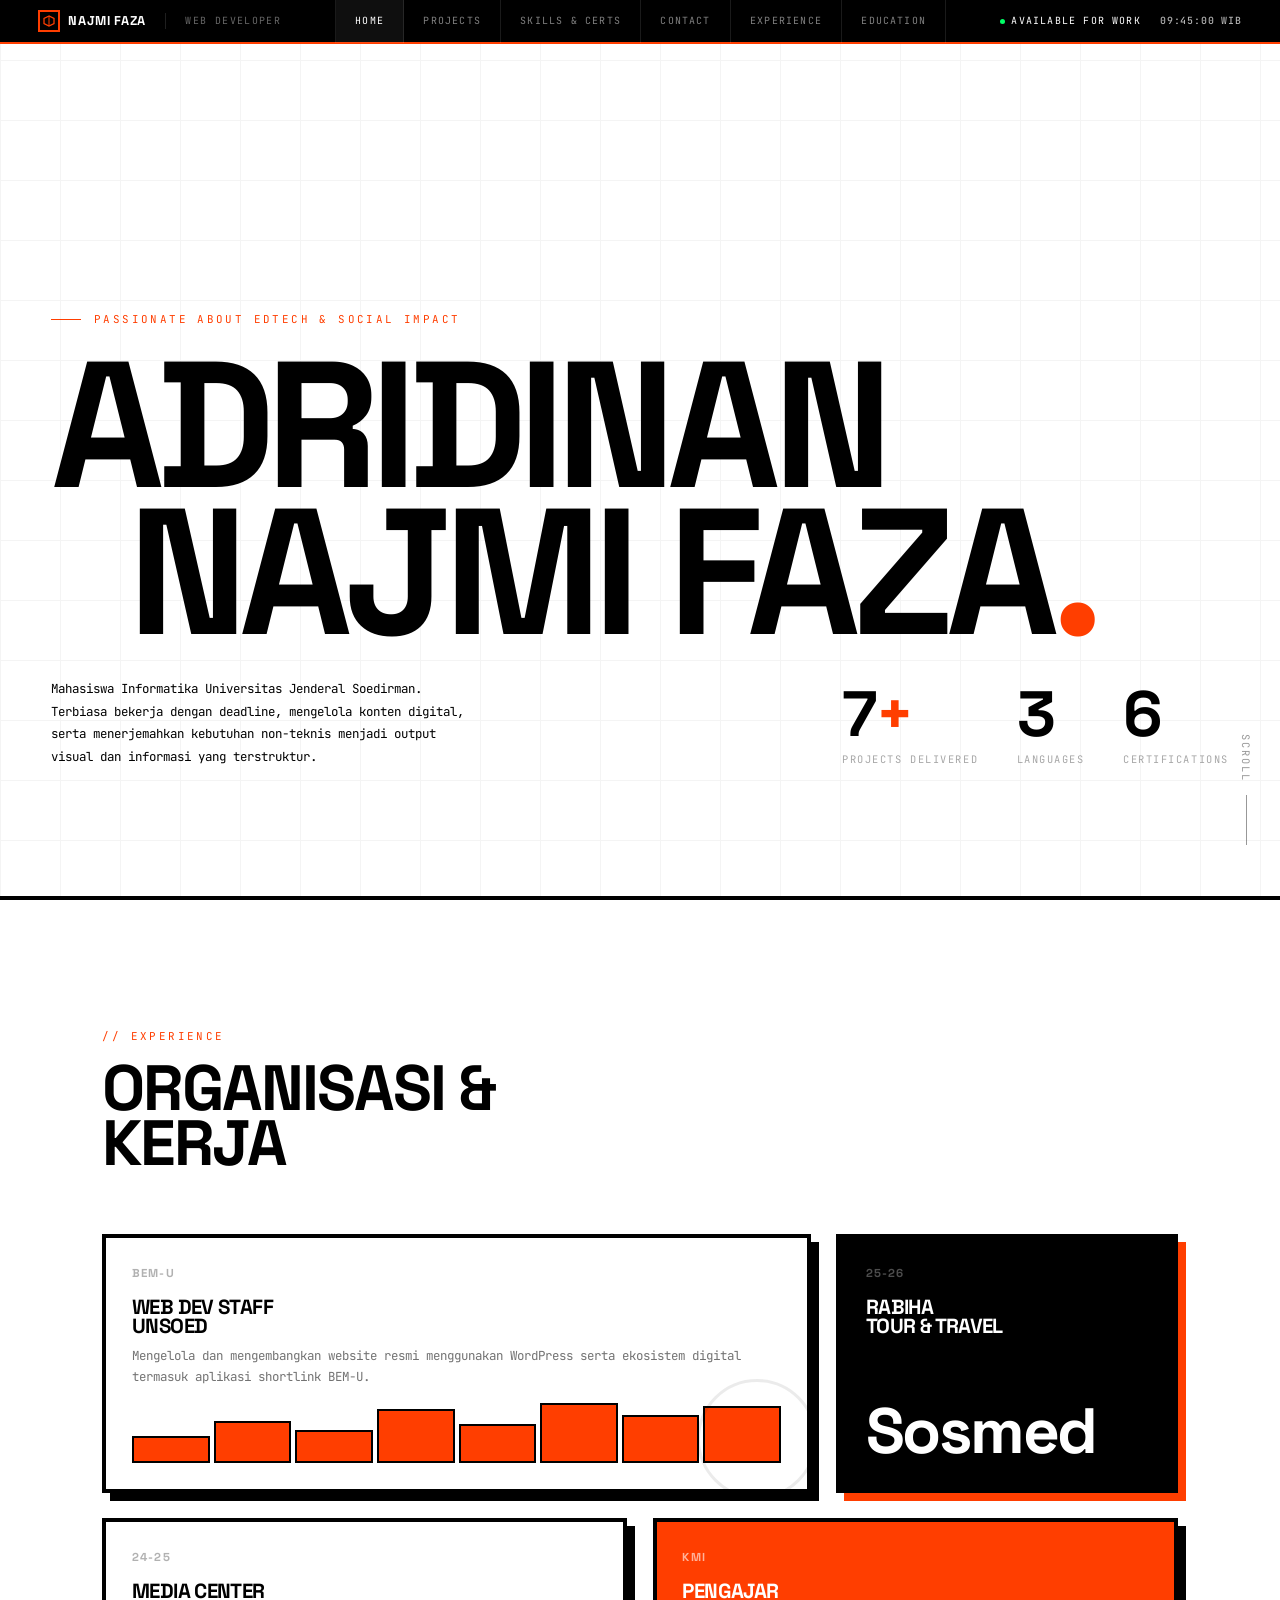
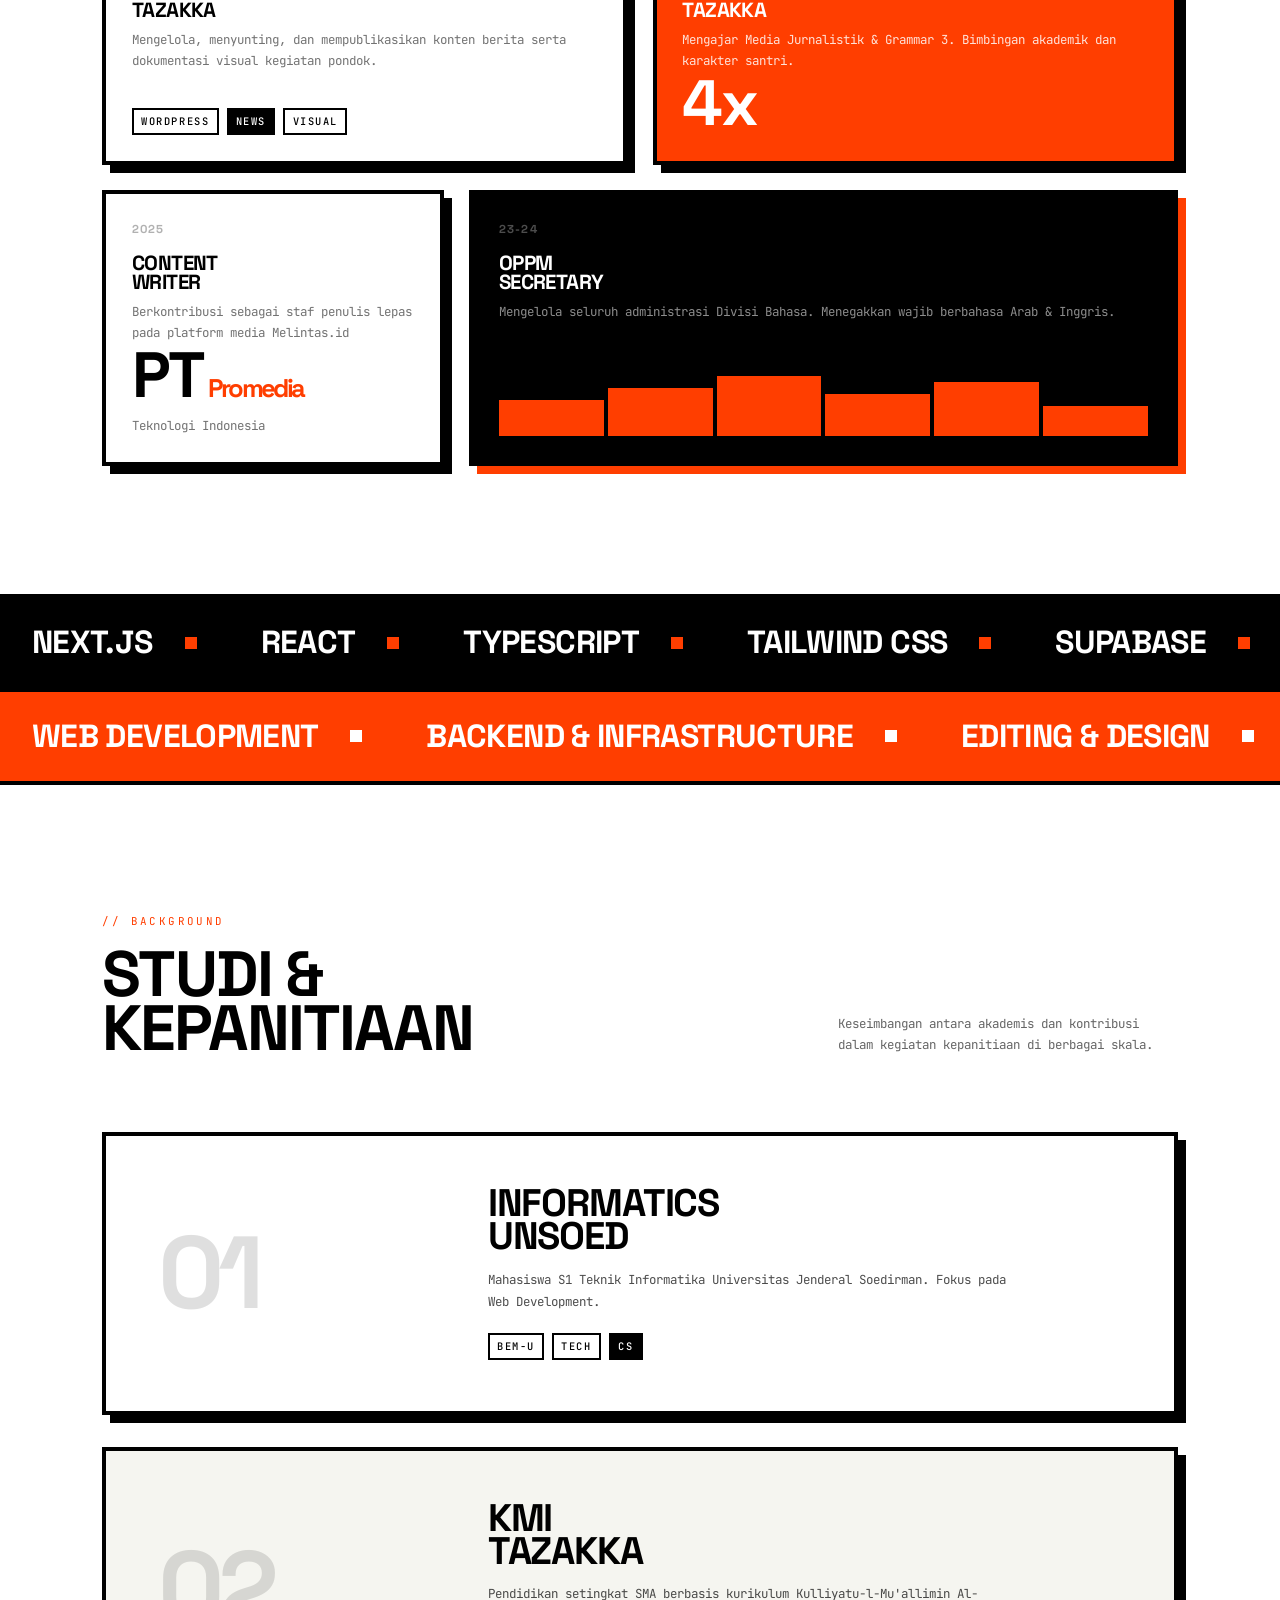
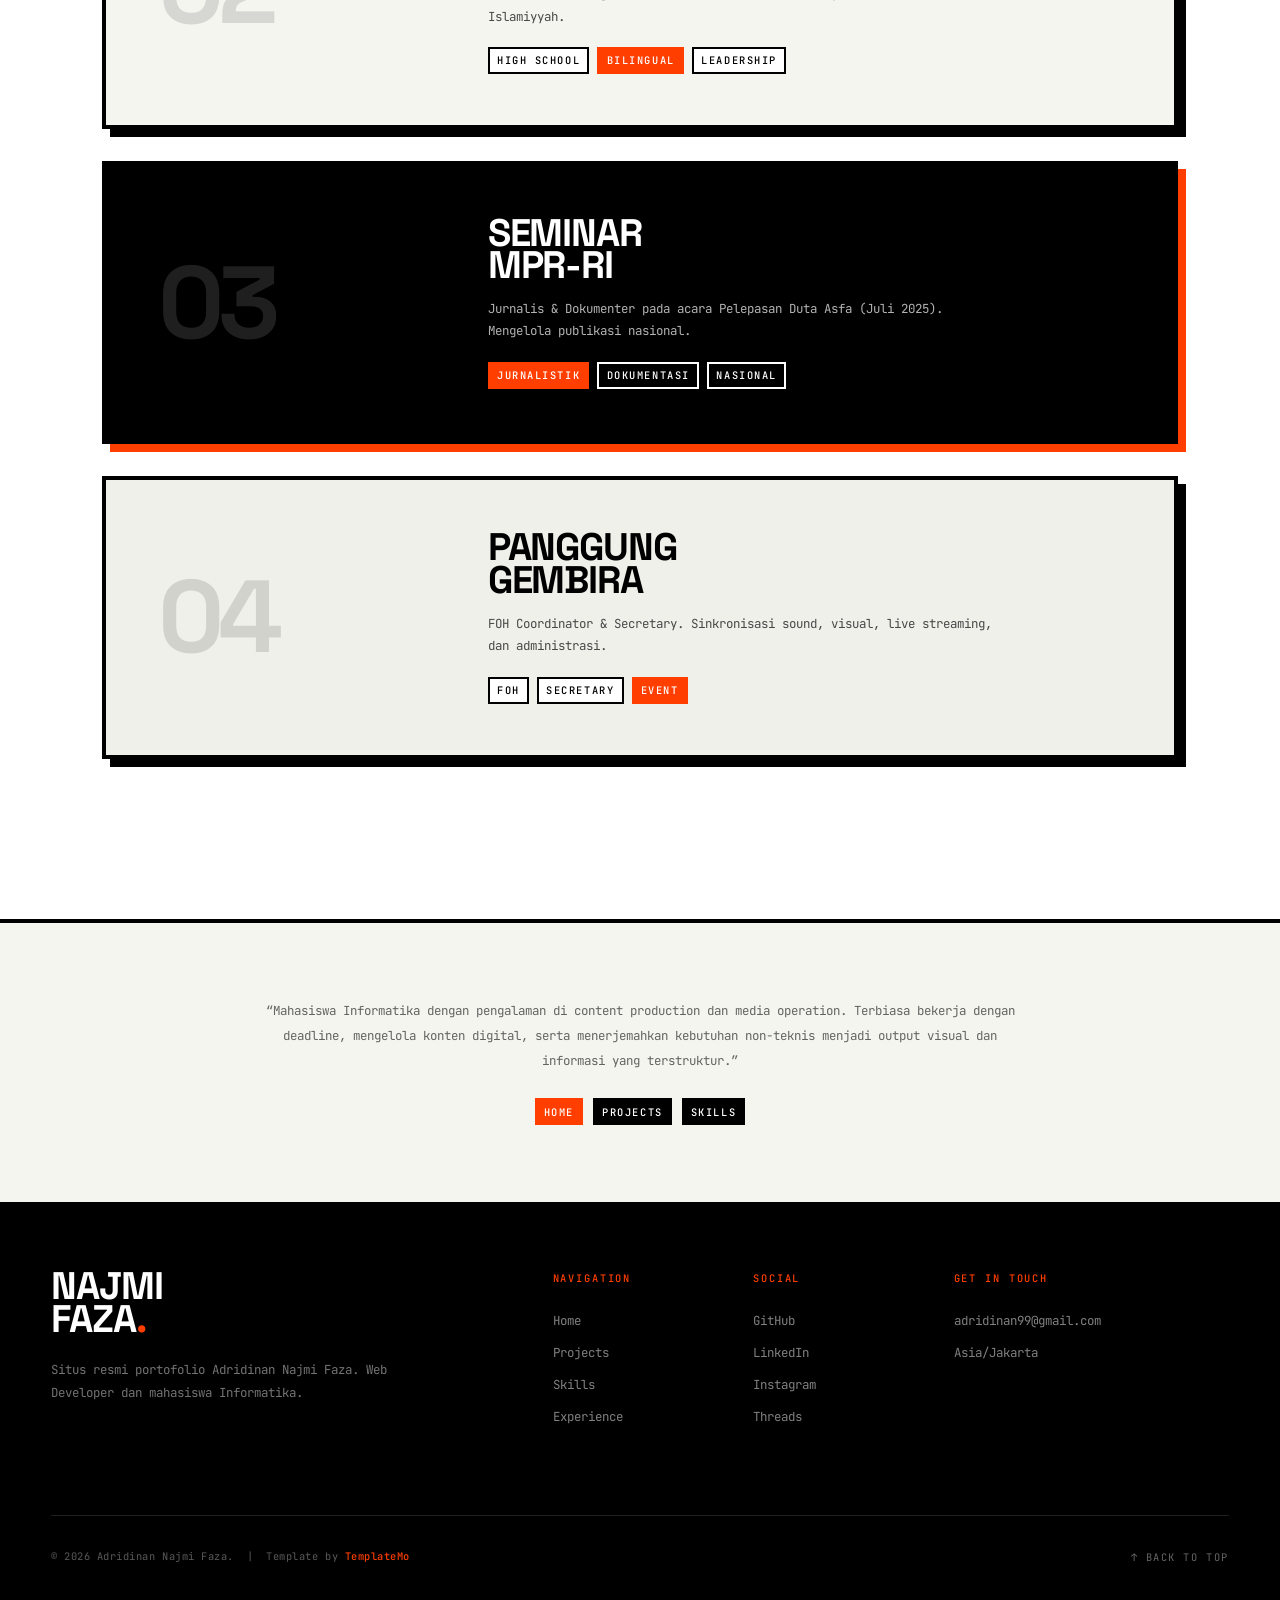
<file: index.html>
<!doctype html>
<html lang="en">
  <head>
    <meta charset="UTF-8" />
    <meta name="viewport" content="width=device-width, initial-scale=1.0" />
    <title>Adridinan Najmi Faza — Web Developer & Portfolio</title>
    <meta
      name="description"
      content="Situs resmi portofolio Adridinan Najmi Faza (Najmi Faza), Web Developer dan mahasiswa Informatika Universitas Jenderal Soedirman."
    />
    <link rel="preconnect" href="https://fonts.googleapis.com" />
    <link rel="preconnect" href="https://fonts.gstatic.com" crossorigin />
    <link
      href="https://fonts.googleapis.com/css2?family=JetBrains+Mono:wght@400;500&family=Space+Grotesk:wght@400;700&display=swap"
      rel="stylesheet"
    />
    <style>
      /*

TemplateMo 619 Axis Industrial

https://templatemo.com/tm-619-axis-industrial

*/

      /* ============================================================
   AXIS INDUSTRIAL — COMMON CSS
   ============================================================
   1. RESET & VARIABLES
   2. BASE TYPOGRAPHY
   3. UTILITY CLASSES
   4. BUTTONS
   5. HEADER / NAV
   6. HERO (BASE)
   7. SECTION SHARED
   8. BENTO / SPEC CARD BASE
   9. TICKER
   10. FOOTER
   11. SCROLL REVEAL
   12. RESPONSIVE — BASE
   ============================================================ */

      /* ----- 1. RESET & VARIABLES ----- */
      *,
      *::before,
      *::after {
        margin: 0;
        padding: 0;
        box-sizing: border-box;
      }

      :root {
        /* Palette */
        --base: #ffffff;
        --ink: #000000;
        --safety: #ff3e00;
        --muted: #888888;
        --surface: #f5f5f0;
        --term-bg: #08080a;
        --term-green: #00ff66;
        --term-amber: #ffaa00;

        /* Borders & Shadows */
        --border: 4px solid var(--ink);
        --border-thin: 1px solid var(--ink);
        --border-hair: 1px solid rgba(0, 0, 0, 0.1);
        --shadow: 8px 8px 0px var(--ink);
        --shadow-safety: 8px 8px 0px var(--safety);
        --shadow-hover: 4px 4px 0px var(--ink);

        /* Type Scale */
        --fs-hero: clamp(4rem, 14vw, 14rem);
        --fs-h1: clamp(2.4rem, 5vw, 5rem);
        --fs-h2: clamp(1.6rem, 3vw, 3rem);
        --fs-h3: clamp(1.1rem, 1.6vw, 1.5rem);
        --fs-body: clamp(0.9rem, 1.1vw, 1.1rem);
        --fs-data: clamp(0.78rem, 0.9vw, 0.95rem);
        --fs-micro: 0.62rem;
        --fs-ticker: clamp(1.4rem, 2.5vw, 2.5rem);
        --fs-stat: clamp(2.4rem, 5vw, 4.5rem);
        --fs-spec-val: clamp(2rem, 4vw, 3.5rem);

        /* Spacing */
        --gap: clamp(1rem, 2vw, 2rem);
        --section-pad: clamp(4rem, 10vw, 10rem) clamp(1rem, 4vw, 4rem);

        /* Layout */
        --cols: 12;
        --header-h: 44px;
      }

      html {
        scroll-behavior: smooth;
        -webkit-text-size-adjust: 100%;
      }

      body {
        font-family: "JetBrains Mono", monospace;
        font-weight: 400;
        font-size: var(--fs-body);
        line-height: 1.6;
        color: var(--ink);
        background-color: var(--base);
        overflow-x: hidden;
      }

      img {
        max-width: 100%;
        display: block;
      }
      a {
        color: inherit;
        text-decoration: none;
      }
      ul {
        list-style: none;
      }

      ::selection {
        background: var(--safety);
        color: var(--base);
      }

      /* ----- 2. BASE TYPOGRAPHY ----- */
      h1,
      h2,
      h3,
      h4,
      h5,
      h6,
      .font-display {
        font-family: "Space Grotesk", sans-serif;
        font-weight: 700;
        text-transform: uppercase;
        line-height: 0.85;
        letter-spacing: -0.03em;
      }

      /* ----- 3. UTILITY CLASSES ----- */
      .container {
        width: 100%;
        max-width: 1440px;
        margin: 0 auto;
        padding-inline: clamp(1rem, 4vw, 4rem);
      }

      .grid-12 {
        display: grid;
        grid-template-columns: repeat(var(--cols), 1fr);
        gap: var(--gap);
      }

      .accent {
        color: var(--safety);
      }

      .tag {
        display: inline-block;
        font-family: "JetBrains Mono", monospace;
        font-size: 0.65rem;
        font-weight: 500;
        text-transform: uppercase;
        letter-spacing: 0.15em;
        padding: 0.3em 0.7em;
        border: 2px solid var(--ink);
        background: var(--base);
      }

      .tag--filled {
        background: var(--ink);
        color: var(--base);
      }

      .tag--safety {
        background: var(--safety);
        color: var(--base);
        border-color: var(--safety);
      }

      .tag--ghost {
        border-color: var(--muted);
        color: var(--muted);
        background: transparent;
      }

      /* ----- 4. BUTTONS ----- */
      .btn {
        font-family: "JetBrains Mono", monospace;
        font-size: 0.72rem;
        font-weight: 500;
        text-transform: uppercase;
        letter-spacing: 0.1em;
        padding: 0.8em 2em;
        border: var(--border);
        cursor: pointer;
        transition: none;
        display: inline-block;
        text-align: center;
      }

      .btn--primary {
        background: var(--safety);
        color: var(--base);
        box-shadow: var(--shadow);
      }

      .btn--primary:hover {
        transform: translate(-4px, -4px);
        box-shadow: 12px 12px 0px var(--ink);
      }

      .btn--primary:active {
        transform: translate(4px, 4px);
        box-shadow: 0 0 0 var(--ink);
      }

      .btn--ghost {
        background: var(--base);
        color: var(--ink);
        box-shadow: var(--shadow);
      }

      .btn--ghost:hover {
        background: var(--ink);
        color: var(--base);
        transform: translate(-4px, -4px);
        box-shadow: 12px 12px 0px var(--ink);
      }

      /* ----- 5. HEADER / NAV ----- */
      .header {
        position: fixed;
        top: 0;
        left: 0;
        width: 100%;
        height: var(--header-h);
        z-index: 1000;
        background: var(--ink);
        color: var(--base);
        border-bottom: 2px solid var(--safety);
        display: flex;
        align-items: center;
        padding: 0 clamp(1rem, 3vw, 3rem);
      }

      .header__inner {
        width: 100%;
        max-width: 1440px;
        margin: 0 auto;
        display: flex;
        align-items: center;
        justify-content: space-between;
        gap: 1rem;
      }

      .header__left {
        display: flex;
        align-items: center;
        gap: 1.2rem;
      }

      .header__logo {
        font-family: "Space Grotesk", sans-serif;
        font-weight: 700;
        font-size: 0.8rem;
        text-transform: uppercase;
        letter-spacing: 0.05em;
        display: flex;
        align-items: center;
        gap: 0.5rem;
        white-space: nowrap;
      }

      .header__logo-mark {
        width: 22px;
        height: 22px;
        border: 2px solid var(--safety);
        display: flex;
        align-items: center;
        justify-content: center;
        flex-shrink: 0;
      }

      .header__logo-mark svg {
        width: 12px;
        height: 12px;
      }

      .header__sep {
        width: 1px;
        height: 16px;
        background: rgba(255, 255, 255, 0.12);
      }

      .header__product {
        font-size: var(--fs-micro);
        letter-spacing: 0.14em;
        text-transform: uppercase;
        opacity: 0.4;
      }

      /* Light-switch nav cells */
      .header__nav {
        display: flex;
        align-items: stretch;
        height: var(--header-h);
        border-left: 1px solid rgba(255, 255, 255, 0.1);
      }

      .header__nav a {
        font-family: "JetBrains Mono", monospace;
        font-size: var(--fs-micro);
        text-transform: uppercase;
        letter-spacing: 0.12em;
        padding: 0 1.2rem;
        display: flex;
        align-items: center;
        border-right: 1px solid rgba(255, 255, 255, 0.1);
        color: rgba(255, 255, 255, 0.5);
        transition:
          background 0s,
          color 0s;
      }

      .header__nav a:hover {
        background: var(--safety);
        color: var(--base);
      }

      /* Active page highlight */
      .header__nav a.active {
        background: rgba(255, 255, 255, 0.06);
        color: var(--base);
      }

      .header__right {
        display: flex;
        align-items: center;
        gap: 1.2rem;
      }

      .header__status {
        display: flex;
        align-items: center;
        gap: 0.4rem;
        font-size: var(--fs-micro);
        text-transform: uppercase;
        letter-spacing: 0.12em;
      }

      .header__status-dot {
        width: 5px;
        height: 5px;
        border-radius: 50%;
        background: var(--term-green);
        animation: pulse 2s ease-in-out infinite;
      }

      @keyframes pulse {
        0%,
        100% {
          opacity: 1;
        }
        50% {
          opacity: 0.4;
        }
      }

      .header__clock {
        font-family: "JetBrains Mono", monospace;
        font-size: var(--fs-micro);
        font-weight: 500;
        letter-spacing: 0.08em;
        opacity: 0.7;
        min-width: 7em;
        text-align: right;
      }

      .header__burger {
        display: none;
        flex-direction: column;
        gap: 4px;
        cursor: pointer;
        background: none;
        border: none;
        padding: 4px;
      }

      .header__burger span {
        width: 22px;
        height: 2px;
        background: var(--base);
        transition:
          transform 0.3s,
          opacity 0.3s;
      }

      /* ----- 6. HERO (BASE) ----- */
      .hero {
        min-height: 100vh;
        min-height: 100svh;
        display: flex;
        flex-direction: column;
        justify-content: flex-end;
        padding: var(--section-pad);
        padding-top: calc(var(--header-h) + 4rem);
        position: relative;
        overflow: hidden;
        border-bottom: var(--border);
      }

      .hero--center {
        justify-content: center;
        align-items: center;
        text-align: center;
      }

      .hero__grid {
        position: absolute;
        inset: 0;
        background-image:
          linear-gradient(rgba(0, 0, 0, 0.045) 1px, transparent 1px),
          linear-gradient(90deg, rgba(0, 0, 0, 0.045) 1px, transparent 1px);
        background-size: 40px 40px;
        pointer-events: none;
      }

      .hero__label {
        font-family: "JetBrains Mono", monospace;
        font-size: 0.68rem;
        text-transform: uppercase;
        letter-spacing: 0.22em;
        color: var(--safety);
        margin-bottom: 1.5rem;
        display: flex;
        align-items: center;
        gap: 0.8rem;
        position: relative;
        z-index: 1;
      }

      .hero__label::before {
        content: "";
        width: 30px;
        height: 1px;
        background: var(--safety);
      }

      .hero__title {
        font-size: var(--fs-hero);
        line-height: 0.82;
        letter-spacing: -0.05em;
        position: relative;
        z-index: 1;
        margin-bottom: 2rem;
        animation: heroRotate linear both;
        animation-timeline: scroll();
        animation-range: 0vh 55vh;
      }

      @keyframes heroRotate {
        from {
          transform: rotate(0deg);
          opacity: 1;
        }
        to {
          transform: rotate(-2.5deg) translateY(-20px);
          opacity: 0.25;
        }
      }

      .hero__title .line {
        display: block;
      }
      .hero__title .line--indent {
        padding-left: clamp(1rem, 6vw, 6rem);
      }
      .hero__title .dot,
      .hero__title .accent-dot {
        color: var(--safety);
      }

      .hero__bottom {
        display: flex;
        align-items: flex-end;
        justify-content: space-between;
        gap: 2rem;
        flex-wrap: wrap;
        position: relative;
        z-index: 1;
      }

      .hero__desc {
        max-width: 420px;
        font-size: var(--fs-data);
        line-height: 1.8;
        opacity: 0.55;
        position: relative;
        z-index: 1;
      }

      .hero__stats,
      .hero__kpis {
        display: flex;
        gap: clamp(1.5rem, 3vw, 3.5rem);
      }

      .hero__stat-num,
      .hero__kpi-val {
        font-family: "Space Grotesk", sans-serif;
        font-weight: 700;
        font-size: var(--fs-stat);
        line-height: 1;
        letter-spacing: -0.04em;
      }

      .hero__stat-label,
      .hero__kpi-label {
        font-size: 0.65rem;
        text-transform: uppercase;
        letter-spacing: 0.15em;
        opacity: 0.35;
        margin-top: 0.35rem;
      }

      .hero__scroll-cue {
        position: absolute;
        right: clamp(1rem, 2vw, 4rem);
        bottom: clamp(2rem, 4vw, 4rem);
        writing-mode: vertical-rl;
        font-size: 0.65rem;
        text-transform: uppercase;
        letter-spacing: 0.2em;
        opacity: 0.4;
        display: flex;
        align-items: center;
        gap: 0.8rem;
      }

      .hero__scroll-cue::after {
        content: "";
        width: 1px;
        height: 50px;
        background: var(--ink);
        animation: scrollPulse 2s ease-in-out infinite;
      }

      @keyframes scrollPulse {
        0%,
        100% {
          opacity: 0.3;
          transform: scaleY(0.5);
        }
        50% {
          opacity: 1;
          transform: scaleY(1);
        }
      }

      /* ----- 7. SECTION SHARED ----- */
      .section {
        padding: var(--section-pad);
        border-bottom: var(--border);
      }

      .section--surface {
        background: var(--surface);
      }

      .section__eyebrow {
        font-family: "JetBrains Mono", monospace;
        font-size: 0.68rem;
        text-transform: uppercase;
        letter-spacing: 0.22em;
        color: var(--safety);
        margin-bottom: 1rem;
      }

      .section__title {
        font-size: var(--fs-h1);
      }

      .section__header {
        margin-bottom: clamp(2.5rem, 5vw, 5rem);
      }

      /* ----- 8. BENTO / SPEC CARD BASE ----- */
      .bento-card {
        border: var(--border);
        box-shadow: var(--shadow);
        padding: clamp(1.2rem, 2vw, 2rem);
        background: var(--base);
        position: relative;
        display: grid;
        grid-template-rows: auto 1fr auto;
        transition: none;
        cursor: default;
        overflow: hidden;
      }

      .bento-card:hover {
        transform: translate(-4px, -4px);
        box-shadow: 12px 12px 0px var(--ink);
      }

      .bento-card--dark {
        background: var(--ink);
        color: var(--base);
        box-shadow: var(--shadow-safety);
      }

      .bento-card--dark:hover {
        box-shadow: 12px 12px 0px var(--safety);
      }

      .bento-card--safety {
        background: var(--safety);
        color: var(--base);
      }

      .bento-card--safety:hover {
        box-shadow: 12px 12px 0px var(--ink);
      }

      .bento-card__number {
        font-family: "Space Grotesk", sans-serif;
        font-weight: 700;
        font-size: 0.72rem;
        text-transform: uppercase;
        letter-spacing: 0.1em;
        opacity: 0.3;
        margin-bottom: 1rem;
      }

      .bento-card__title {
        font-size: var(--fs-h3);
        margin-bottom: 0.6rem;
        line-height: 0.9;
      }

      .bento-card__text {
        font-size: var(--fs-data);
        line-height: 1.7;
        opacity: 0.55;
      }

      .bento-card__stat {
        font-family: "Space Grotesk", sans-serif;
        font-weight: 700;
        font-size: clamp(2.5rem, 5vw, 4rem);
        line-height: 1;
        letter-spacing: -0.04em;
        align-self: end;
      }

      /* Mini bar chart inside cards */
      .bar-chart {
        display: flex;
        align-items: flex-end;
        gap: 4px;
        height: 60px;
        margin-top: 1rem;
      }

      .bar-chart__col {
        flex: 1;
        background: var(--safety);
        min-height: 4px;
        border: 2px solid var(--ink);
      }

      .bento-card--dark .bar-chart__col {
        border-color: var(--safety);
      }

      /* Sparkline bars */
      .spark {
        display: flex;
        align-items: flex-end;
        gap: 2px;
        height: 32px;
        margin-top: 1rem;
      }

      .spark__bar {
        flex: 1;
        background: var(--safety);
        min-height: 2px;
        opacity: 0.7;
      }

      /* Progress bar track */
      .bar-track {
        width: 100%;
        height: 4px;
        background: rgba(0, 0, 0, 0.06);
        margin-top: 0.8rem;
        overflow: hidden;
      }

      .bar-track--dark,
      .bento-card--dark .bar-track {
        background: rgba(255, 255, 255, 0.12);
      }

      .bar-track__fill {
        height: 100%;
        background: var(--safety);
        transition: width 0.8s ease;
      }

      .bento-card--safety .bar-track {
        background: rgba(255, 255, 255, 0.2);
      }

      .bento-card--safety .bar-track__fill {
        background: var(--base);
      }

      /* ----- 9. TICKER ----- */
      .ticker {
        border-bottom: var(--border);
        background: var(--ink);
        color: var(--base);
        overflow: hidden;
        padding: 1.2rem 0;
      }

      .ticker--safety {
        background: var(--safety);
      }

      .ticker--safety .ticker__item::after {
        background: var(--base);
      }

      .ticker__track {
        display: flex;
        width: max-content;
        animation: tickerScroll 20s linear infinite;
      }

      .ticker--reverse .ticker__track {
        animation-direction: reverse;
        animation-duration: 28s;
      }

      .ticker__item {
        font-family: "Space Grotesk", sans-serif;
        font-weight: 700;
        font-size: var(--fs-ticker);
        text-transform: uppercase;
        letter-spacing: -0.02em;
        white-space: nowrap;
        padding: 0 2rem;
        display: flex;
        align-items: center;
        gap: 2rem;
      }

      .ticker__item::after {
        content: "";
        width: 12px;
        height: 12px;
        background: var(--safety);
        flex-shrink: 0;
      }

      @keyframes tickerScroll {
        0% {
          transform: translateX(0);
        }
        100% {
          transform: translateX(-50%);
        }
      }

      /* ----- 10. FOOTER ----- */
      .footer {
        background: var(--ink);
        color: var(--base);
        padding: clamp(2.5rem, 5vw, 4rem) clamp(1rem, 4vw, 4rem);
      }

      .footer__inner {
        max-width: 1440px;
        margin: 0 auto;
      }

      /* Footer — Compact (landing / observer) */
      .footer--compact .footer__inner {
        display: flex;
        justify-content: space-between;
        align-items: center;
        flex-wrap: wrap;
        gap: 1rem;
      }

      .footer__left {
        display: flex;
        align-items: center;
        gap: 1.5rem;
        flex-wrap: wrap;
      }

      .footer__logo {
        font-family: "Space Grotesk", sans-serif;
        font-weight: 700;
        font-size: 0.85rem;
        text-transform: uppercase;
        letter-spacing: 0.04em;
      }

      .footer__links {
        display: flex;
        gap: 1.2rem;
      }

      .footer__links a {
        font-size: var(--fs-micro);
        text-transform: uppercase;
        letter-spacing: 0.12em;
        opacity: 0.4;
        transition:
          opacity 0.2s,
          color 0.2s;
      }

      .footer__links a:hover {
        opacity: 1;
        color: var(--safety);
      }

      /* Footer — Full (index page) */
      .footer__top {
        display: grid;
        grid-template-columns: repeat(12, 1fr);
        gap: var(--gap);
        padding-bottom: clamp(3rem, 6vw, 6rem);
        border-bottom: 1px solid rgba(255, 255, 255, 0.12);
      }

      .footer__brand {
        grid-column: span 5;
      }

      .footer__brand-name {
        font-size: var(--fs-h2);
        margin-bottom: 1.5rem;
      }

      .footer__brand-desc {
        font-size: var(--fs-data);
        opacity: 0.45;
        line-height: 1.8;
        max-width: 340px;
      }

      .footer__col {
        grid-column: span 2;
      }

      .footer__col:last-child {
        grid-column: span 3;
      }

      .footer__col-title {
        font-family: "JetBrains Mono", monospace;
        font-size: 0.65rem;
        text-transform: uppercase;
        letter-spacing: 0.18em;
        color: var(--safety);
        margin-bottom: 1.5rem;
        font-weight: 500;
      }

      .footer__col a {
        display: block;
        font-size: var(--fs-data);
        opacity: 0.5;
        margin-bottom: 0.75rem;
        transition: opacity 0.2s;
      }

      .footer__col a:hover {
        opacity: 1;
        color: var(--safety);
      }

      .footer__bottom {
        display: flex;
        justify-content: space-between;
        align-items: center;
        padding-top: 2rem;
        gap: 1rem;
        flex-wrap: wrap;
      }

      .footer__copy {
        font-size: 0.65rem;
        color: rgba(255, 255, 255, 0.35);
        letter-spacing: 0.05em;
      }

      .footer__copy a {
        color: var(--safety);
        font-weight: 500;
      }

      .footer__copy a:hover {
        text-decoration: underline;
      }

      .footer__back-top {
        font-family: "JetBrains Mono", monospace;
        font-size: 0.65rem;
        text-transform: uppercase;
        letter-spacing: 0.15em;
        opacity: 0.4;
        cursor: pointer;
        background: none;
        border: none;
        color: var(--base);
        transition: opacity 0.2s;
      }

      .footer__back-top:hover {
        opacity: 1;
        color: var(--safety);
      }

      /* ----- 11. SCROLL REVEAL ----- */
      .reveal {
        opacity: 0;
        transform: translateY(24px);
        transition:
          opacity 0.5s ease,
          transform 0.5s ease;
      }

      .reveal.visible {
        opacity: 1;
        transform: translateY(0);
      }

      /* ----- 12. RESPONSIVE — BASE ----- */
      @media (max-width: 1024px) {
        .footer__brand {
          grid-column: span 12;
          margin-bottom: 2rem;
        }
        .footer__col {
          grid-column: span 4;
        }
        .footer__col:last-child {
          grid-column: span 4;
        }
      }

      @media (max-width: 768px) {
        :root {
          --cols: 4;
          --fs-hero: clamp(2.5rem, 15vw, 4.5rem);
        }

        .hero__title {
          overflow-wrap: break-word;
          word-wrap: break-word;
          hyphens: auto;
        }

        .header__nav {
          display: none;
        }
        .header__product {
          display: none;
        }
        .header__burger {
          display: flex;
        }

        .header__nav.open {
          display: flex;
          flex-direction: column;
          position: absolute;
          top: var(--header-h);
          left: 0;
          width: 100%;
          height: auto;
          background: var(--ink);
          border-bottom: 2px solid var(--safety);
          overflow-y: auto;
          max-height: calc(100vh - var(--header-h));
          max-height: calc(100svh - var(--header-h));
        }

        .header__nav.open a {
          border-right: none;
          border-bottom: 1px solid rgba(255, 255, 255, 0.06);
          padding: 0.9rem clamp(1rem, 3vw, 3rem);
          height: auto;
        }

        .hero__bottom {
          flex-direction: column;
          align-items: flex-start;
        }

        .hero__scroll-cue {
          display: none;
        }

        .footer__col {
          grid-column: span 6;
        }
        .footer__col:last-child {
          grid-column: span 6;
        }

        .footer--compact .footer__inner {
          flex-direction: column;
          align-items: flex-start;
        }

        .footer__left {
          flex-direction: column;
          align-items: flex-start;
          gap: 1rem;
        }
      }

      @media (max-width: 480px) {
        .hero__stats,
        .hero__kpis {
          flex-direction: column;
          gap: 1rem;
        }

        .footer__col,
        .footer__col:last-child {
          grid-column: 1 / -1;
        }

        .header__status span {
          display: none;
        }
      }
    </style>
    <style>
      /*

TemplateMo 619 Axis Industrial

https://templatemo.com/tm-619-axis-industrial

*/

      /* ============================================================
   INDEX PAGE — SPECIFIC STYLES
   ============================================================ */

      .hero__grid--dense {
        background-size: 60px 60px;
        opacity: 0.04;
        background-image:
          linear-gradient(var(--ink) 1px, transparent 1px),
          linear-gradient(90deg, var(--ink) 1px, transparent 1px);
      }

      /* Bento Grid */
      .bento__grid {
        display: grid;
        grid-template-columns: repeat(12, 1fr);
        grid-auto-rows: minmax(180px, auto);
        gap: var(--gap);
      }

      .bento-card--wide {
        grid-column: span 8;
      }
      .bento-card--mid {
        grid-column: span 6;
      }
      .bento-card--narrow {
        grid-column: span 4;
      }
      .bento-card--tall {
        grid-row: span 2;
      }

      .bento-card__visual {
        position: absolute;
        right: -10px;
        bottom: -10px;
        width: 120px;
        height: 120px;
        border: 3px solid currentColor;
        border-radius: 50%;
        opacity: 0.08;
      }

      /* Sticky Stack Cards */
      .stack__header {
        margin-bottom: clamp(3rem, 6vw, 6rem);
        display: flex;
        align-items: flex-end;
        justify-content: space-between;
        gap: 2rem;
        flex-wrap: wrap;
      }

      .stack__subtitle {
        font-size: var(--fs-data);
        max-width: 340px;
        opacity: 0.6;
        line-height: 1.7;
      }

      .stack__card {
        position: sticky;
        top: 80px;
        border: var(--border);
        box-shadow: var(--shadow);
        background: var(--base);
        padding: clamp(2rem, 4vw, 4rem);
        margin-bottom: 2rem;
        display: grid;
        grid-template-columns: repeat(12, 1fr);
        gap: var(--gap);
        align-items: center;
        transition: none;
      }

      .stack__card:nth-child(2) {
        top: 110px;
        background: #f5f5f0;
      }
      .stack__card:nth-child(3) {
        top: 140px;
        background: var(--ink);
        color: var(--base);
        box-shadow: var(--shadow-safety);
      }
      .stack__card:nth-child(4) {
        top: 170px;
        background: #f0f0eb;
      }

      .stack__card:hover {
        transform: translate(-4px, -4px);
        box-shadow: 12px 12px 0px var(--ink);
      }
      .stack__card:nth-child(3):hover {
        box-shadow: 12px 12px 0px var(--safety);
      }

      .stack__card-left {
        grid-column: span 4;
      }
      .stack__card-right {
        grid-column: span 8;
      }

      .stack__card-step {
        font-family: "Space Grotesk", sans-serif;
        font-weight: 700;
        font-size: clamp(4rem, 8vw, 7rem);
        line-height: 0.8;
        letter-spacing: -0.05em;
        opacity: 0.12;
      }

      .stack__card-title {
        font-size: var(--fs-h2);
        margin-bottom: 1rem;
      }
      .stack__card-text {
        font-size: var(--fs-data);
        line-height: 1.8;
        opacity: 0.7;
        max-width: 520px;
      }
      .stack__card-tags {
        display: flex;
        flex-wrap: wrap;
        gap: 0.5rem;
        margin-top: 1.2rem;
      }

      .stack__card:nth-child(3) .tag {
        border-color: var(--base);
        color: var(--base);
        background: transparent;
      }
      .stack__card:nth-child(3) .tag--filled {
        background: var(--safety);
        border-color: var(--safety);
      }

      /* About / Template Info */
      .about {
        padding: clamp(3rem, 6vw, 5rem) clamp(1rem, 4vw, 4rem);
        border-bottom: var(--border);
        background: var(--surface);
      }

      .about__inner {
        max-width: 760px;
        margin: 0 auto;
        text-align: center;
      }
      .about__text {
        font-size: var(--fs-data);
        line-height: 2;
        opacity: 0.6;
        margin-bottom: 1.5rem;
      }
      .about__links {
        display: flex;
        gap: 0.6rem;
        justify-content: center;
        flex-wrap: wrap;
      }

      @media (max-width: 1024px) {
        .bento-card--wide,
        .bento-card--mid,
        .bento-card--narrow {
          grid-column: span 6;
        }
        .stack__card-left {
          grid-column: span 3;
        }
        .stack__card-right {
          grid-column: span 9;
        }
      }

      @media (max-width: 768px) {
        .bento-card--wide,
        .bento-card--mid,
        .bento-card--narrow {
          grid-column: 1 / -1;
        }
        .bento-card--tall {
          grid-row: span 1;
        }
        .stack__card {
          grid-template-columns: 1fr;
          position: relative;
          top: auto !important;
        }
        .stack__card-left,
        .stack__card-right {
          grid-column: 1 / -1;
        }
        .stack__card-step {
          font-size: 4rem;
        }
      }
    </style>
    <!--

TemplateMo 619 Axis Industrial

https://templatemo.com/tm-619-axis-industrial

-->
  </head>
  <body>
    <!-- ====== HEADER ====== -->
    <div class="header" role="banner">
      <div class="header__inner">
        <div class="header__left">
          <a
            href="https://najmifaza.my.id/"
            class="header__logo"
            aria-label="Najmi Faza Home"
          >
            <span class="header__logo-mark">
              <svg
                viewBox="0 0 24 24"
                fill="none"
                xmlns="http://www.w3.org/2000/svg"
              >
                <path
                  d="M12 2L2 7V17L12 22L22 17V7L12 2Z"
                  stroke="#FF3E00"
                  stroke-width="2.5"
                />
                <line
                  x1="12"
                  y1="2"
                  x2="12"
                  y2="22"
                  stroke="#FF3E00"
                  stroke-width="2"
                />
              </svg>
            </span>
            Najmi Faza
          </a>
          <span class="header__sep"></span>
          <span class="header__product">Web Developer</span>
        </div>
        <nav class="header__nav" id="headerNav">
          <a href="https://najmifaza.my.id/" class="active">Home</a>
          <a href="https://najmifaza.my.id/projects/">Projects</a>
          <a href="https://najmifaza.my.id/skills-certificate/"
            >Skills & Certs</a
          >
          <a href="https://najmifaza.my.id/contact">Contact</a>
          <a href="#experience">Experience</a>
          <a href="#education">Education</a>
        </nav>
        <div class="header__right">
          <div class="header__status">
            <span class="header__status-dot"></span
            ><span>Available for work</span>
          </div>
          <div class="header__clock" id="utcClock">Asia/Jakarta</div>
        </div>
        <button
          class="header__burger"
          id="headerBurger"
          aria-label="Toggle navigation"
          aria-expanded="false"
        >
          <span></span><span></span><span></span>
        </button>
      </div>
    </div>

    <!-- ====== HERO ====== -->
    <section class="hero">
      <div class="hero__grid hero__grid--dense" aria-hidden="true"></div>
      <div class="hero__label reveal">
        Passionate about EdTech & Social Impact
      </div>
      <h1 class="hero__title">
        <span class="line">Adridinan</span>
        <span class="line line--indent"
          >Najmi Faza<span class="accent-dot">.</span></span
        >
      </h1>
      <div class="hero__bottom">
        <p class="hero__desc reveal">
          Mahasiswa Informatika Universitas Jenderal Soedirman. Terbiasa bekerja
          dengan deadline, mengelola konten digital, serta menerjemahkan
          kebutuhan non-teknis menjadi output visual dan informasi yang
          terstruktur.
        </p>
        <div class="hero__stats reveal">
          <div>
            <div class="hero__stat-num">7<span class="accent">+</span></div>
            <div class="hero__stat-label">Projects Delivered</div>
          </div>
          <div>
            <div class="hero__stat-num">3<span class="accent"></span></div>
            <div class="hero__stat-label">Languages</div>
          </div>
          <div>
            <div class="hero__stat-num">6</div>
            <div class="hero__stat-label">Certifications</div>
          </div>
        </div>
      </div>
      <div class="hero__scroll-cue" aria-hidden="true">Scroll</div>
    </section>

    <!-- ====== BENTO SPECS ====== -->
    <section class="section" id="experience">
      <div class="container">
        <div class="section__header reveal">
          <div class="section__eyebrow">// Experience</div>
          <h2 class="section__title">Organisasi &<br />Kerja</h2>
        </div>
        <div class="bento__grid">
          <div class="bento-card bento-card--wide reveal">
            <div class="bento-card__number">BEM-U</div>
            <div>
              <h3 class="bento-card__title">Web Dev Staff<br />Unsoed</h3>
              <p class="bento-card__text">
                Mengelola dan mengembangkan website resmi menggunakan WordPress
                serta ekosistem digital termasuk aplikasi shortlink BEM-U.
              </p>
            </div>
            <div class="bar-chart">
              <div class="bar-chart__col" style="height: 45%"></div>
              <div class="bar-chart__col" style="height: 70%"></div>
              <div class="bar-chart__col" style="height: 55%"></div>
              <div class="bar-chart__col" style="height: 90%"></div>
              <div class="bar-chart__col" style="height: 65%"></div>
              <div class="bar-chart__col" style="height: 100%"></div>
              <div class="bar-chart__col" style="height: 80%"></div>
              <div class="bar-chart__col" style="height: 95%"></div>
            </div>
            <div class="bento-card__visual" aria-hidden="true"></div>
          </div>
          <div class="bento-card bento-card--narrow bento-card--dark reveal">
            <div class="bento-card__number">25-26</div>
            <h3 class="bento-card__title">Rabiha<br />Tour & Travel</h3>
            <div class="bento-card__stat">
              Sosmed<span style="font-size: 0.4em; opacity: 0.5"></span>
            </div>
          </div>
          <div class="bento-card bento-card--mid reveal">
            <div class="bento-card__number">24-25</div>
            <div>
              <h3 class="bento-card__title">Media Center<br />Tazakka</h3>
              <p class="bento-card__text">
                Mengelola, menyunting, dan mempublikasikan konten berita serta
                dokumentasi visual kegiatan pondok.
              </p>
            </div>
            <div
              style="
                align-self: end;
                display: flex;
                flex-wrap: wrap;
                gap: 0.5rem;
              "
            >
              <span class="tag">WordPress</span
              ><span class="tag tag--filled">News</span
              ><span class="tag">Visual</span>
            </div>
          </div>
          <div class="bento-card bento-card--mid bento-card--safety reveal">
            <div class="bento-card__number" style="opacity: 0.6">KMI</div>
            <h3 class="bento-card__title">Pengajar<br />Tazakka</h3>
            <p class="bento-card__text" style="opacity: 0.85">
              Mengajar Media Jurnalistik & Grammar 3. Bimbingan akademik dan
              karakter santri.
            </p>
            <div class="bento-card__stat">4x</div>
          </div>
          <div class="bento-card bento-card--narrow reveal">
            <div class="bento-card__number">2025</div>
            <h3 class="bento-card__title">Content<br />Writer</h3>
            <p class="bento-card__text">
              Berkontribusi sebagai staf penulis lepas pada platform media
              Melintas.id
            </p>
            <div style="align-self: end">
              <div class="bento-card__stat">
                PT<span class="accent" style="font-size: 0.4em"> Promedia</span>
              </div>
              <div class="bento-card__text" style="margin-top: 0.5rem">
                Teknologi Indonesia
              </div>
            </div>
          </div>
          <div class="bento-card bento-card--wide bento-card--dark reveal">
            <div class="bento-card__number">23-24</div>
            <div>
              <h3 class="bento-card__title">OPPM<br />Secretary</h3>
              <p class="bento-card__text" style="opacity: 0.55">
                Mengelola seluruh administrasi Divisi Bahasa. Menegakkan wajib
                berbahasa Arab & Inggris.
              </p>
            </div>
            <div class="bar-chart">
              <div class="bar-chart__col" style="height: 60%"></div>
              <div class="bar-chart__col" style="height: 80%"></div>
              <div class="bar-chart__col" style="height: 100%"></div>
              <div class="bar-chart__col" style="height: 70%"></div>
              <div class="bar-chart__col" style="height: 90%"></div>
              <div class="bar-chart__col" style="height: 50%"></div>
            </div>
          </div>
        </div>
      </div>
    </section>

    <!-- ====== TICKER ====== -->
    <div class="ticker" aria-hidden="true">
      <div class="ticker__track">
        <span class="ticker__item">Next.js</span
        ><span class="ticker__item">React</span
        ><span class="ticker__item">TypeScript</span
        ><span class="ticker__item">Tailwind CSS</span
        ><span class="ticker__item">Supabase</span
        ><span class="ticker__item">PostgreSQL</span
        ><span class="ticker__item">Zod</span
        ><span class="ticker__item">GitHub</span
        ><span class="ticker__item">Next.js</span
        ><span class="ticker__item">React</span
        ><span class="ticker__item">TypeScript</span
        ><span class="ticker__item">Tailwind CSS</span
        ><span class="ticker__item">Supabase</span
        ><span class="ticker__item">PostgreSQL</span
        ><span class="ticker__item">Zod</span
        ><span class="ticker__item">GitHub</span>
      </div>
    </div>
    <div class="ticker ticker--reverse ticker--safety" aria-hidden="true">
      <div class="ticker__track">
        <span class="ticker__item">Web Development</span
        ><span class="ticker__item">Backend & Infrastructure</span
        ><span class="ticker__item">Editing & Design</span
        ><span class="ticker__item">Adobe Photoshop</span
        ><span class="ticker__item">Adobe Premierepro</span
        ><span class="ticker__item">Web Development</span
        ><span class="ticker__item">Backend & Infrastructure</span
        ><span class="ticker__item">Editing & Design</span
        ><span class="ticker__item">Adobe Photoshop</span
        ><span class="ticker__item">Adobe Premierepro</span
        ><span class="ticker__item">Web Development</span
        ><span class="ticker__item">Backend & Infrastructure</span>
      </div>
    </div>

    <!-- ====== THE STACK ====== -->
    <section class="section" id="education">
      <div class="container">
        <div class="stack__header reveal">
          <div>
            <div class="section__eyebrow">// Background</div>
            <h2 class="section__title">Studi &<br />Kepanitiaan</h2>
          </div>
          <p class="stack__subtitle">
            Keseimbangan antara akademis dan kontribusi dalam kegiatan
            kepanitiaan di berbagai skala.
          </p>
        </div>
        <div>
          <article class="stack__card reveal">
            <div class="stack__card-left">
              <div class="stack__card-step">01</div>
            </div>
            <div class="stack__card-right">
              <h3 class="stack__card-title">Informatics<br />Unsoed</h3>
              <p class="stack__card-text">
                Mahasiswa S1 Teknik Informatika Universitas Jenderal Soedirman.
                Fokus pada Web Development.
              </p>
              <div class="stack__card-tags">
                <span class="tag">BEM-U</span><span class="tag">Tech</span
                ><span class="tag tag--filled">CS</span>
              </div>
            </div>
          </article>
          <article class="stack__card reveal">
            <div class="stack__card-left">
              <div class="stack__card-step">02</div>
            </div>
            <div class="stack__card-right">
              <h3 class="stack__card-title">KMI<br />Tazakka</h3>
              <p class="stack__card-text">
                Pendidikan setingkat SMA berbasis kurikulum
                Kulliyatu-l-Mu'allimin Al-Islamiyyah.
              </p>
              <div class="stack__card-tags">
                <span class="tag">High School</span
                ><span class="tag tag--safety">Bilingual</span
                ><span class="tag">Leadership</span>
              </div>
            </div>
          </article>
          <article class="stack__card reveal">
            <div class="stack__card-left">
              <div class="stack__card-step">03</div>
            </div>
            <div class="stack__card-right">
              <h3 class="stack__card-title">Seminar<br />MPR-RI</h3>
              <p class="stack__card-text">
                Jurnalis & Dokumenter pada acara Pelepasan Duta Asfa (Juli
                2025). Mengelola publikasi nasional.
              </p>
              <div class="stack__card-tags">
                <span class="tag tag--filled">Jurnalistik</span
                ><span class="tag">Dokumentasi</span
                ><span class="tag">Nasional</span>
              </div>
            </div>
          </article>
          <article class="stack__card reveal">
            <div class="stack__card-left">
              <div class="stack__card-step">04</div>
            </div>
            <div class="stack__card-right">
              <h3 class="stack__card-title">Panggung<br />Gembira</h3>
              <p class="stack__card-text">
                FOH Coordinator & Secretary. Sinkronisasi sound, visual, live
                streaming, dan administrasi.
              </p>
              <div class="stack__card-tags">
                <span class="tag">FOH</span><span class="tag">Secretary</span
                ><span class="tag tag--safety">Event</span>
              </div>
            </div>
          </article>
        </div>
      </div>
    </section>

    <!-- ====== ABOUT THIS TEMPLATE ====== -->
    <section class="about">
      <div class="about__inner">
        <p class="about__text">
          “Mahasiswa Informatika dengan pengalaman di content production dan
          media operation. Terbiasa bekerja dengan deadline, mengelola konten
          digital, serta menerjemahkan kebutuhan non-teknis menjadi output
          visual dan informasi yang terstruktur.”
        </p>
        <div class="about__links">
          <a href="https://najmifaza.my.id/" class="tag tag--safety">Home</a>
          <a href="https://najmifaza.my.id/projects/" class="tag tag--filled"
            >Projects</a
          >
          <a
            href="https://najmifaza.my.id/skills-certificate/"
            class="tag tag--filled"
            >Skills</a
          >
        </div>
      </div>
    </section>

    <!-- ====== FOOTER ====== -->
    <div class="footer" role="contentinfo">
      <div class="footer__inner">
        <div class="footer__top">
          <div class="footer__brand">
            <h2 class="font-display footer__brand-name">
              Najmi<br />Faza<span class="accent">.</span>
            </h2>
            <p class="footer__brand-desc">
              Situs resmi portofolio Adridinan Najmi Faza. Web Developer dan
              mahasiswa Informatika.
            </p>
          </div>
          <div class="footer__col">
            <div class="footer__col-title">Navigation</div>
            <a href="https://najmifaza.my.id/">Home</a
            ><a href="https://najmifaza.my.id/projects/">Projects</a
            ><a href="https://najmifaza.my.id/skills-certificate/">Skills</a
            ><a href="#experience">Experience</a>
          </div>
          <div class="footer__col">
            <div class="footer__col-title">Social</div>
            <a href="https://github.com/najmifaza">GitHub</a
            ><a
              href="https://www.linkedin.com/in/adridinan-najmi-faza-80b88a301"
              >LinkedIn</a
            ><a href="https://www.instagram.com/najmi.zaa/">Instagram</a
            ><a href="https://www.threads.com/@najmi.zaa">Threads</a>
          </div>
          <div class="footer__col">
            <div class="footer__col-title">Get in Touch</div>
            <a href="mailto:adridinan99@gmail.com">adridinan99@gmail.com</a
            ><a href="#">Asia/Jakarta</a>
          </div>
        </div>
        <div class="footer__bottom">
          <span class="footer__copy"
            >&copy; 2026 Adridinan Najmi Faza. &nbsp;|&nbsp; Template by
            <a
              href="https://templatemo.com"
              target="_blank"
              rel="nofollow noopener"
              >TemplateMo</a
            ></span
          >
          <button
            class="footer__back-top"
            id="backToTop"
            aria-label="Back to top"
          >
            ↑ Back to Top
          </button>
        </div>
      </div>
    </div>

    <script>
      /*

TemplateMo 619 Axis Industrial

https://templatemo.com/tm-619-axis-industrial

*/

      /* ============================================================
   AXIS INDUSTRIAL — COMMON JAVASCRIPT
   ============================================================ */

      (function () {
        "use strict";

        /* ---- UTC Clock ---- */
        const clockEl = document.getElementById("utcClock");
        if (clockEl) {
          function updateClock() {
            const n = new Date();
            const timeString = n.toLocaleTimeString("id-ID", {
              timeZone: "Asia/Jakarta",
              hour12: false,
            });
            clockEl.textContent = timeString.replace(/\./g, ":") + " WIB";
          }
          updateClock();
          setInterval(updateClock, 1000);
        }

        /* ---- Mobile Nav Toggle ---- */
        const burger = document.getElementById("headerBurger");
        const nav = document.getElementById("headerNav");
        if (burger && nav) {
          burger.addEventListener("click", function () {
            const isOpen = nav.classList.toggle("open");
            burger.setAttribute("aria-expanded", isOpen);
          });

          nav.querySelectorAll("a").forEach(function (link) {
            link.addEventListener("click", function () {
              nav.classList.remove("open");
              burger.setAttribute("aria-expanded", "false");
            });
          });
        }

        /* ---- Scroll Reveal (IntersectionObserver with stagger) ---- */
        var reveals = document.querySelectorAll(".reveal");
        if (reveals.length) {
          var revealObserver = new IntersectionObserver(
            function (entries) {
              entries.forEach(function (entry) {
                if (entry.isIntersecting) {
                  var siblings =
                    entry.target.parentElement.querySelectorAll(".reveal");
                  var index = Array.from(siblings).indexOf(entry.target);
                  entry.target.style.transitionDelay = index * 0.08 + "s";
                  entry.target.classList.add("visible");
                  revealObserver.unobserve(entry.target);
                }
              });
            },
            {
              threshold: 0.12,
              rootMargin: "0px 0px -30px 0px",
            },
          );

          /* Fallback: force reveal after 3s for iframe previews */
          setTimeout(function () {
            reveals.forEach(function (el) {
              if (!el.classList.contains("visible")) {
                el.classList.add("visible");
              }
            });
          }, 3000);

          reveals.forEach(function (el) {
            revealObserver.observe(el);
          });
        }

        /* ---- Bar Fill Animation on Scroll ---- */
        var barFills = document.querySelectorAll(".bar-track__fill");
        barFills.forEach(function (bar) {
          var targetWidth = bar.style.width;
          bar.style.width = "0%";

          var barObserver = new IntersectionObserver(
            function (entries) {
              entries.forEach(function (entry) {
                if (entry.isIntersecting) {
                  setTimeout(function () {
                    bar.style.width = targetWidth;
                  }, 250);
                  barObserver.unobserve(entry.target);
                }
              });
            },
            { threshold: 0.3 },
          );

          barObserver.observe(bar);
        });

        /* ---- Back to Top Button ---- */
        var backTop = document.getElementById("backToTop");
        if (backTop) {
          backTop.addEventListener("click", function () {
            window.scrollTo({ top: 0, behavior: "smooth" });
          });
        }
      })();
    </script>
  </body>
</html>
</file>
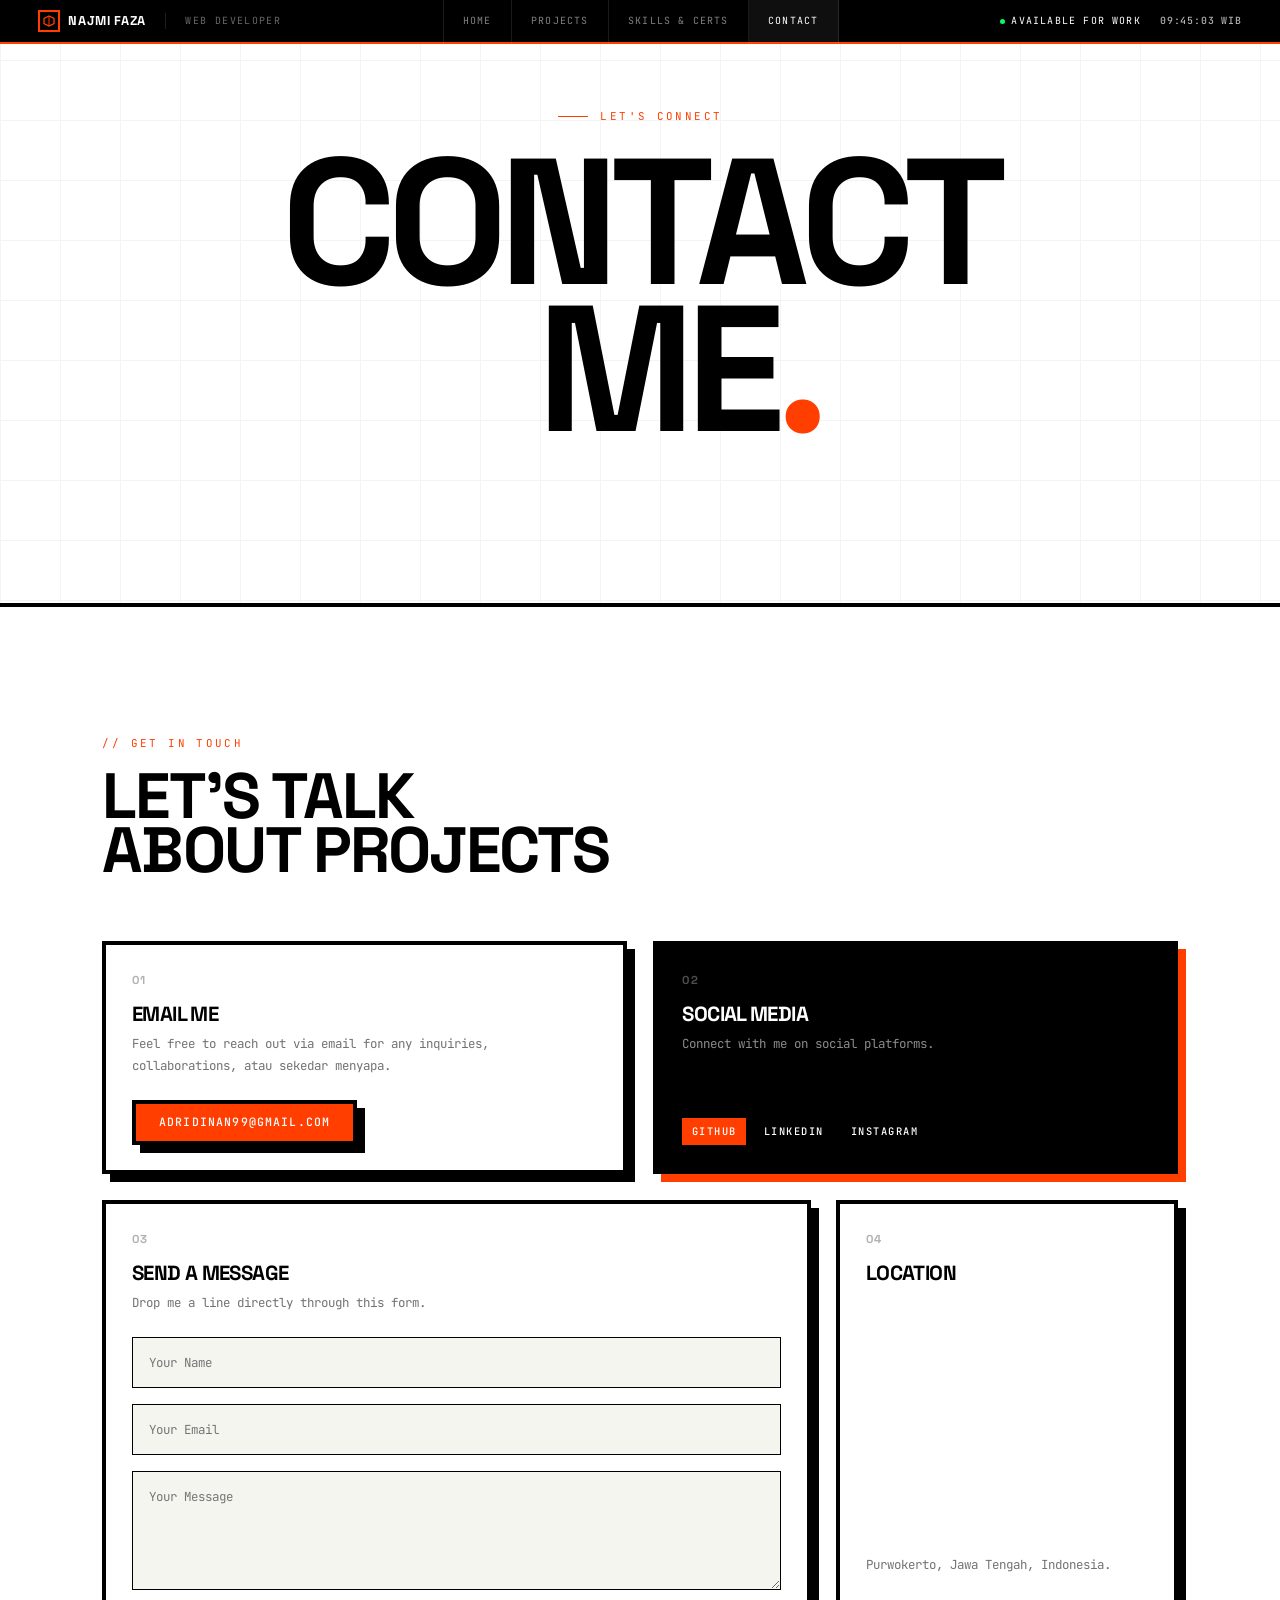
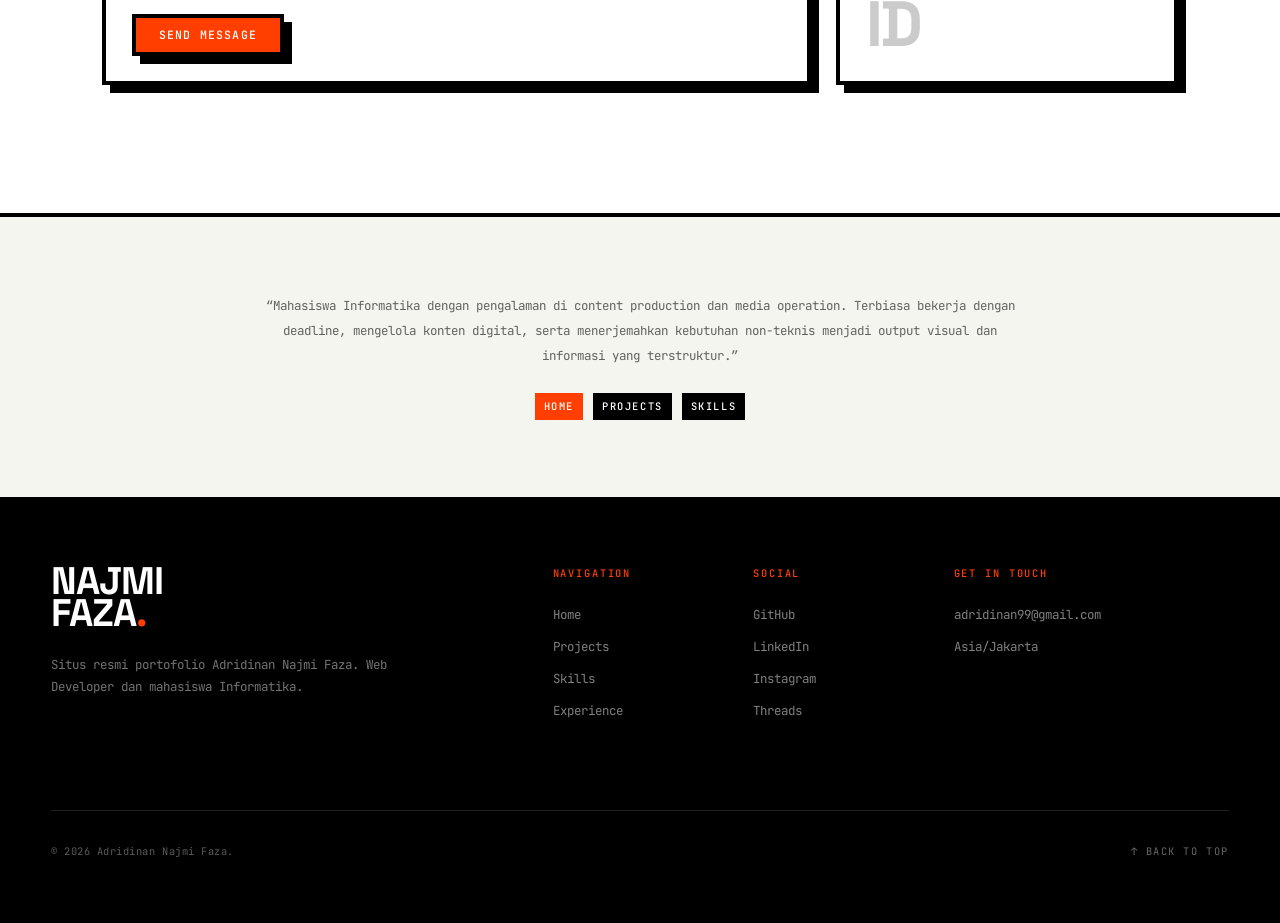
<file: contact.html>
<!doctype html>
<html lang="en">
  <head>
    <meta charset="UTF-8" />
    <meta name="viewport" content="width=device-width, initial-scale=1.0" />
    <title>Contact — Adridinan Najmi Faza</title>
    <meta
      name="description"
      content="Situs resmi portofolio Adridinan Najmi Faza (Najmi Faza), Web Developer dan mahasiswa Informatika Universitas Jenderal Soedirman."
    />
    <link rel="preconnect" href="https://fonts.googleapis.com" />
    <link rel="preconnect" href="https://fonts.gstatic.com" crossorigin />
    <link
      href="https://fonts.googleapis.com/css2?family=JetBrains+Mono:wght@400;500&family=Space+Grotesk:wght@400;700&display=swap"
      rel="stylesheet"
    />
    <style>

      *,
      *::before,
      *::after {
        margin: 0;
        padding: 0;
        box-sizing: border-box;
      }

      :root {
        
        --base: #ffffff;
        --ink: #000000;
        --safety: #ff3e00;
        --muted: #888888;
        --surface: #f5f5f0;
        --term-bg: #08080a;
        --term-green: #00ff66;
        --term-amber: #ffaa00;

        --border: 4px solid var(--ink);
        --border-thin: 1px solid var(--ink);
        --border-hair: 1px solid rgba(0, 0, 0, 0.1);
        --shadow: 8px 8px 0px var(--ink);
        --shadow-safety: 8px 8px 0px var(--safety);
        --shadow-hover: 4px 4px 0px var(--ink);

        --fs-hero: clamp(4rem, 14vw, 14rem);
        --fs-h1: clamp(2.4rem, 5vw, 5rem);
        --fs-h2: clamp(1.6rem, 3vw, 3rem);
        --fs-h3: clamp(1.1rem, 1.6vw, 1.5rem);
        --fs-body: clamp(0.9rem, 1.1vw, 1.1rem);
        --fs-data: clamp(0.78rem, 0.9vw, 0.95rem);
        --fs-micro: 0.62rem;
        --fs-ticker: clamp(1.4rem, 2.5vw, 2.5rem);
        --fs-stat: clamp(2.4rem, 5vw, 4.5rem);
        --fs-spec-val: clamp(2rem, 4vw, 3.5rem);

        --gap: clamp(1rem, 2vw, 2rem);
        --section-pad: clamp(4rem, 10vw, 10rem) clamp(1rem, 4vw, 4rem);

        --cols: 12;
        --header-h: 44px;
      }

      html {
        scroll-behavior: smooth;
        -webkit-text-size-adjust: 100%;
      }

      body {
        font-family: "JetBrains Mono", monospace;
        font-weight: 400;
        font-size: var(--fs-body);
        line-height: 1.6;
        color: var(--ink);
        background-color: var(--base);
        overflow-x: hidden;
      }

      img {
        max-width: 100%;
        display: block;
      }
      a {
        color: inherit;
        text-decoration: none;
      }
      ul {
        list-style: none;
      }

      ::selection {
        background: var(--safety);
        color: var(--base);
      }

      h1,
      h2,
      h3,
      h4,
      h5,
      h6,
      .font-display {
        font-family: "Space Grotesk", sans-serif;
        font-weight: 700;
        text-transform: uppercase;
        line-height: 0.85;
        letter-spacing: -0.03em;
      }

      .container {
        width: 100%;
        max-width: 1440px;
        margin: 0 auto;
        padding-inline: clamp(1rem, 4vw, 4rem);
      }

      .grid-12 {
        display: grid;
        grid-template-columns: repeat(var(--cols), 1fr);
        gap: var(--gap);
      }

      .accent {
        color: var(--safety);
      }

      .tag {
        display: inline-block;
        font-family: "JetBrains Mono", monospace;
        font-size: 0.65rem;
        font-weight: 500;
        text-transform: uppercase;
        letter-spacing: 0.15em;
        padding: 0.3em 0.7em;
        border: 2px solid var(--ink);
        background: var(--base);
      }

      .tag--filled {
        background: var(--ink);
        color: var(--base);
      }

      .tag--safety {
        background: var(--safety);
        color: var(--base);
        border-color: var(--safety);
      }

      .tag--ghost {
        border-color: var(--muted);
        color: var(--muted);
        background: transparent;
      }

      .btn {
        font-family: "JetBrains Mono", monospace;
        font-size: 0.72rem;
        font-weight: 500;
        text-transform: uppercase;
        letter-spacing: 0.1em;
        padding: 0.8em 2em;
        border: var(--border);
        cursor: pointer;
        transition: none;
        display: inline-block;
        text-align: center;
      }

      .btn--primary {
        background: var(--safety);
        color: var(--base);
        box-shadow: var(--shadow);
      }

      .btn--primary:hover {
        transform: translate(-4px, -4px);
        box-shadow: 12px 12px 0px var(--ink);
      }

      .btn--primary:active {
        transform: translate(4px, 4px);
        box-shadow: 0 0 0 var(--ink);
      }

      .btn--ghost {
        background: var(--base);
        color: var(--ink);
        box-shadow: var(--shadow);
      }

      .btn--ghost:hover {
        background: var(--ink);
        color: var(--base);
        transform: translate(-4px, -4px);
        box-shadow: 12px 12px 0px var(--ink);
      }

      .header {
        position: fixed;
        top: 0;
        left: 0;
        width: 100%;
        height: var(--header-h);
        z-index: 1000;
        background: var(--ink);
        color: var(--base);
        border-bottom: 2px solid var(--safety);
        display: flex;
        align-items: center;
        padding: 0 clamp(1rem, 3vw, 3rem);
      }

      .header__inner {
        width: 100%;
        max-width: 1440px;
        margin: 0 auto;
        display: flex;
        align-items: center;
        justify-content: space-between;
        gap: 1rem;
      }

      .header__left {
        display: flex;
        align-items: center;
        gap: 1.2rem;
      }

      .header__logo {
        font-family: "Space Grotesk", sans-serif;
        font-weight: 700;
        font-size: 0.8rem;
        text-transform: uppercase;
        letter-spacing: 0.05em;
        display: flex;
        align-items: center;
        gap: 0.5rem;
        white-space: nowrap;
      }

      .header__logo-mark {
        width: 22px;
        height: 22px;
        border: 2px solid var(--safety);
        display: flex;
        align-items: center;
        justify-content: center;
        flex-shrink: 0;
      }

      .header__logo-mark svg {
        width: 12px;
        height: 12px;
      }

      .header__sep {
        width: 1px;
        height: 16px;
        background: rgba(255, 255, 255, 0.12);
      }

      .header__product {
        font-size: var(--fs-micro);
        letter-spacing: 0.14em;
        text-transform: uppercase;
        opacity: 0.4;
      }

      .header__nav {
        display: flex;
        align-items: stretch;
        height: var(--header-h);
        border-left: 1px solid rgba(255, 255, 255, 0.1);
      }

      .header__nav a {
        font-family: "JetBrains Mono", monospace;
        font-size: var(--fs-micro);
        text-transform: uppercase;
        letter-spacing: 0.12em;
        padding: 0 1.2rem;
        display: flex;
        align-items: center;
        border-right: 1px solid rgba(255, 255, 255, 0.1);
        color: rgba(255, 255, 255, 0.5);
        transition:
          background 0s,
          color 0s;
      }

      .header__nav a:hover {
        background: var(--safety);
        color: var(--base);
      }

      .header__nav a.active {
        background: rgba(255, 255, 255, 0.06);
        color: var(--base);
      }

      .header__right {
        display: flex;
        align-items: center;
        gap: 1.2rem;
      }

      .header__status {
        display: flex;
        align-items: center;
        gap: 0.4rem;
        font-size: var(--fs-micro);
        text-transform: uppercase;
        letter-spacing: 0.12em;
      }

      .header__status-dot {
        width: 5px;
        height: 5px;
        border-radius: 50%;
        background: var(--term-green);
        animation: pulse 2s ease-in-out infinite;
      }

      @keyframes pulse {
        0%,
        100% {
          opacity: 1;
        }
        50% {
          opacity: 0.4;
        }
      }

      .header__clock {
        font-family: "JetBrains Mono", monospace;
        font-size: var(--fs-micro);
        font-weight: 500;
        letter-spacing: 0.08em;
        opacity: 0.7;
        min-width: 7em;
        text-align: right;
      }

      .header__burger {
        display: none;
        flex-direction: column;
        gap: 4px;
        cursor: pointer;
        background: none;
        border: none;
        padding: 4px;
      }

      .header__burger span {
        width: 22px;
        height: 2px;
        background: var(--base);
        transition:
          transform 0.3s,
          opacity 0.3s;
      }

      .hero {
        min-height: 100vh;
        min-height: 100svh;
        display: flex;
        flex-direction: column;
        justify-content: flex-end;
        padding: var(--section-pad);
        padding-top: calc(var(--header-h) + 4rem);
        position: relative;
        overflow: hidden;
        border-bottom: var(--border);
      }

      .hero--center {
        justify-content: center;
        align-items: center;
        text-align: center;
      }

      .hero__grid {
        position: absolute;
        inset: 0;
        background-image:
          linear-gradient(rgba(0, 0, 0, 0.045) 1px, transparent 1px),
          linear-gradient(90deg, rgba(0, 0, 0, 0.045) 1px, transparent 1px);
        background-size: 40px 40px;
        pointer-events: none;
      }

      .hero__label {
        font-family: "JetBrains Mono", monospace;
        font-size: 0.68rem;
        text-transform: uppercase;
        letter-spacing: 0.22em;
        color: var(--safety);
        margin-bottom: 1.5rem;
        display: flex;
        align-items: center;
        gap: 0.8rem;
        position: relative;
        z-index: 1;
      }

      .hero__label::before {
        content: "";
        width: 30px;
        height: 1px;
        background: var(--safety);
      }

      .hero__title {
        font-size: var(--fs-hero);
        line-height: 0.82;
        letter-spacing: -0.05em;
        position: relative;
        z-index: 1;
        margin-bottom: 2rem;
        animation: heroRotate linear both;
        animation-timeline: scroll();
        animation-range: 0vh 55vh;
      }

      @keyframes heroRotate {
        from {
          transform: rotate(0deg);
          opacity: 1;
        }
        to {
          transform: rotate(-2.5deg) translateY(-20px);
          opacity: 0.25;
        }
      }

      .hero__title .line {
        display: block;
      }
      .hero__title .line--indent {
        padding-left: clamp(1rem, 6vw, 6rem);
      }
      .hero__title .dot,
      .hero__title .accent-dot {
        color: var(--safety);
      }

      .hero__bottom {
        display: flex;
        align-items: flex-end;
        justify-content: space-between;
        gap: 2rem;
        flex-wrap: wrap;
        position: relative;
        z-index: 1;
      }

      .hero__desc {
        max-width: 420px;
        font-size: var(--fs-data);
        line-height: 1.8;
        opacity: 0.55;
        position: relative;
        z-index: 1;
      }

      .hero__stats,
      .hero__kpis {
        display: flex;
        gap: clamp(1.5rem, 3vw, 3.5rem);
      }

      .hero__stat-num,
      .hero__kpi-val {
        font-family: "Space Grotesk", sans-serif;
        font-weight: 700;
        font-size: var(--fs-stat);
        line-height: 1;
        letter-spacing: -0.04em;
      }

      .hero__stat-label,
      .hero__kpi-label {
        font-size: 0.65rem;
        text-transform: uppercase;
        letter-spacing: 0.15em;
        opacity: 0.35;
        margin-top: 0.35rem;
      }

      .hero__scroll-cue {
        position: absolute;
        right: clamp(1rem, 2vw, 4rem);
        bottom: clamp(2rem, 4vw, 4rem);
        writing-mode: vertical-rl;
        font-size: 0.65rem;
        text-transform: uppercase;
        letter-spacing: 0.2em;
        opacity: 0.4;
        display: flex;
        align-items: center;
        gap: 0.8rem;
      }

      .hero__scroll-cue::after {
        content: "";
        width: 1px;
        height: 50px;
        background: var(--ink);
        animation: scrollPulse 2s ease-in-out infinite;
      }

      @keyframes scrollPulse {
        0%,
        100% {
          opacity: 0.3;
          transform: scaleY(0.5);
        }
        50% {
          opacity: 1;
          transform: scaleY(1);
        }
      }

      .section {
        padding: var(--section-pad);
        border-bottom: var(--border);
      }

      .section--surface {
        background: var(--surface);
      }

      .section__eyebrow {
        font-family: "JetBrains Mono", monospace;
        font-size: 0.68rem;
        text-transform: uppercase;
        letter-spacing: 0.22em;
        color: var(--safety);
        margin-bottom: 1rem;
      }

      .section__title {
        font-size: var(--fs-h1);
      }

      .section__header {
        margin-bottom: clamp(2.5rem, 5vw, 5rem);
      }

      .bento-card {
        border: var(--border);
        box-shadow: var(--shadow);
        padding: clamp(1.2rem, 2vw, 2rem);
        background: var(--base);
        position: relative;
        display: grid;
        grid-template-rows: auto 1fr auto;
        transition: none;
        cursor: default;
        overflow: hidden;
      }

      .bento-card:hover {
        transform: translate(-4px, -4px);
        box-shadow: 12px 12px 0px var(--ink);
      }

      .bento-card--dark {
        background: var(--ink);
        color: var(--base);
        box-shadow: var(--shadow-safety);
      }

      .bento-card--dark:hover {
        box-shadow: 12px 12px 0px var(--safety);
      }

      .bento-card--safety {
        background: var(--safety);
        color: var(--base);
      }

      .bento-card--safety:hover {
        box-shadow: 12px 12px 0px var(--ink);
      }

      .bento-card__number {
        font-family: "Space Grotesk", sans-serif;
        font-weight: 700;
        font-size: 0.72rem;
        text-transform: uppercase;
        letter-spacing: 0.1em;
        opacity: 0.3;
        margin-bottom: 1rem;
      }

      .bento-card__title {
        font-size: var(--fs-h3);
        margin-bottom: 0.6rem;
        line-height: 0.9;
      }

      .bento-card__text {
        font-size: var(--fs-data);
        line-height: 1.7;
        opacity: 0.55;
      }

      .bento-card__stat {
        font-family: "Space Grotesk", sans-serif;
        font-weight: 700;
        font-size: clamp(2.5rem, 5vw, 4rem);
        line-height: 1;
        letter-spacing: -0.04em;
        align-self: end;
      }

      .bar-chart {
        display: flex;
        align-items: flex-end;
        gap: 4px;
        height: 60px;
        margin-top: 1rem;
      }

      .bar-chart__col {
        flex: 1;
        background: var(--safety);
        min-height: 4px;
        border: 2px solid var(--ink);
      }

      .bento-card--dark .bar-chart__col {
        border-color: var(--safety);
      }

      .spark {
        display: flex;
        align-items: flex-end;
        gap: 2px;
        height: 32px;
        margin-top: 1rem;
      }

      .spark__bar {
        flex: 1;
        background: var(--safety);
        min-height: 2px;
        opacity: 0.7;
      }

      .bar-track {
        width: 100%;
        height: 4px;
        background: rgba(0, 0, 0, 0.06);
        margin-top: 0.8rem;
        overflow: hidden;
      }

      .bar-track--dark,
      .bento-card--dark .bar-track {
        background: rgba(255, 255, 255, 0.12);
      }

      .bar-track__fill {
        height: 100%;
        background: var(--safety);
        transition: width 0.8s ease;
      }

      .bento-card--safety .bar-track {
        background: rgba(255, 255, 255, 0.2);
      }

      .bento-card--safety .bar-track__fill {
        background: var(--base);
      }

      .ticker {
        border-bottom: var(--border);
        background: var(--ink);
        color: var(--base);
        overflow: hidden;
        padding: 1.2rem 0;
      }

      .ticker--safety {
        background: var(--safety);
      }

      .ticker--safety .ticker__item::after {
        background: var(--base);
      }

      .ticker__track {
        display: flex;
        width: max-content;
        animation: tickerScroll 20s linear infinite;
      }

      .ticker--reverse .ticker__track {
        animation-direction: reverse;
        animation-duration: 28s;
      }

      .ticker__item {
        font-family: "Space Grotesk", sans-serif;
        font-weight: 700;
        font-size: var(--fs-ticker);
        text-transform: uppercase;
        letter-spacing: -0.02em;
        white-space: nowrap;
        padding: 0 2rem;
        display: flex;
        align-items: center;
        gap: 2rem;
      }

      .ticker__item::after {
        content: "";
        width: 12px;
        height: 12px;
        background: var(--safety);
        flex-shrink: 0;
      }

      @keyframes tickerScroll {
        0% {
          transform: translateX(0);
        }
        100% {
          transform: translateX(-50%);
        }
      }

      .footer {
        background: var(--ink);
        color: var(--base);
        padding: clamp(2.5rem, 5vw, 4rem) clamp(1rem, 4vw, 4rem);
      }

      .footer__inner {
        max-width: 1440px;
        margin: 0 auto;
      }

      .footer--compact .footer__inner {
        display: flex;
        justify-content: space-between;
        align-items: center;
        flex-wrap: wrap;
        gap: 1rem;
      }

      .footer__left {
        display: flex;
        align-items: center;
        gap: 1.5rem;
        flex-wrap: wrap;
      }

      .footer__logo {
        font-family: "Space Grotesk", sans-serif;
        font-weight: 700;
        font-size: 0.85rem;
        text-transform: uppercase;
        letter-spacing: 0.04em;
      }

      .footer__links {
        display: flex;
        gap: 1.2rem;
      }

      .footer__links a {
        font-size: var(--fs-micro);
        text-transform: uppercase;
        letter-spacing: 0.12em;
        opacity: 0.4;
        transition:
          opacity 0.2s,
          color 0.2s;
      }

      .footer__links a:hover {
        opacity: 1;
        color: var(--safety);
      }

      .footer__top {
        display: grid;
        grid-template-columns: repeat(12, 1fr);
        gap: var(--gap);
        padding-bottom: clamp(3rem, 6vw, 6rem);
        border-bottom: 1px solid rgba(255, 255, 255, 0.12);
      }

      .footer__brand {
        grid-column: span 5;
      }

      .footer__brand-name {
        font-size: var(--fs-h2);
        margin-bottom: 1.5rem;
      }

      .footer__brand-desc {
        font-size: var(--fs-data);
        opacity: 0.45;
        line-height: 1.8;
        max-width: 340px;
      }

      .footer__col {
        grid-column: span 2;
      }

      .footer__col:last-child {
        grid-column: span 3;
      }

      .footer__col-title {
        font-family: "JetBrains Mono", monospace;
        font-size: 0.65rem;
        text-transform: uppercase;
        letter-spacing: 0.18em;
        color: var(--safety);
        margin-bottom: 1.5rem;
        font-weight: 500;
      }

      .footer__col a {
        display: block;
        font-size: var(--fs-data);
        opacity: 0.5;
        margin-bottom: 0.75rem;
        transition: opacity 0.2s;
      }

      .footer__col a:hover {
        opacity: 1;
        color: var(--safety);
      }

      .footer__bottom {
        display: flex;
        justify-content: space-between;
        align-items: center;
        padding-top: 2rem;
        gap: 1rem;
        flex-wrap: wrap;
      }

      .footer__copy {
        font-size: 0.65rem;
        color: rgba(255, 255, 255, 0.35);
        letter-spacing: 0.05em;
      }

      .footer__copy a {
        color: var(--safety);
        font-weight: 500;
      }

      .footer__copy a:hover {
        text-decoration: underline;
      }

      .footer__back-top {
        font-family: "JetBrains Mono", monospace;
        font-size: 0.65rem;
        text-transform: uppercase;
        letter-spacing: 0.15em;
        opacity: 0.4;
        cursor: pointer;
        background: none;
        border: none;
        color: var(--base);
        transition: opacity 0.2s;
      }

      .footer__back-top:hover {
        opacity: 1;
        color: var(--safety);
      }

      .reveal {
        opacity: 0;
        transform: translateY(24px);
        transition:
          opacity 0.5s ease,
          transform 0.5s ease;
      }

      .reveal.visible {
        opacity: 1;
        transform: translateY(0);
      }

      @media (max-width: 1024px) {
        .footer__brand {
          grid-column: span 12;
          margin-bottom: 2rem;
        }
        .footer__col {
          grid-column: span 4;
        }
        .footer__col:last-child {
          grid-column: span 4;
        }
      }

      @media (max-width: 768px) {
        :root {
          --cols: 4;
          --fs-hero: clamp(2.5rem, 15vw, 4.5rem);
        }

        .hero__title {
          overflow-wrap: break-word;
          word-wrap: break-word;
          hyphens: auto;
        }

        .header__nav {
          display: none;
        }
        .header__product {
          display: none;
        }
        .header__burger {
          display: flex;
        }

        .header__nav.open {
          display: flex;
          flex-direction: column;
          position: absolute;
          top: var(--header-h);
          left: 0;
          width: 100%;
          height: auto;
          background: var(--ink);
          border-bottom: 2px solid var(--safety);
          overflow-y: auto;
          max-height: calc(100vh - var(--header-h));
          max-height: calc(100svh - var(--header-h));
        }

        .header__nav.open a {
          border-right: none;
          border-bottom: 1px solid rgba(255, 255, 255, 0.06);
          padding: 0.9rem clamp(1rem, 3vw, 3rem);
          height: auto;
        }

        .hero__bottom {
          flex-direction: column;
          align-items: flex-start;
        }

        .hero__scroll-cue {
          display: none;
        }

        .footer__col {
          grid-column: span 6;
        }
        .footer__col:last-child {
          grid-column: span 6;
        }

        .footer--compact .footer__inner {
          flex-direction: column;
          align-items: flex-start;
        }

        .footer__left {
          flex-direction: column;
          align-items: flex-start;
          gap: 1rem;
        }
      }

      @media (max-width: 480px) {
        .hero__stats,
        .hero__kpis {
          flex-direction: column;
          gap: 1rem;
        }

        .footer__col,
        .footer__col:last-child {
          grid-column: 1 / -1;
        }

        .header__status span {
          display: none;
        }
      }
    </style>
    <style>

      .hero__grid--dense {
        background-size: 60px 60px;
        opacity: 0.04;
        background-image:
          linear-gradient(var(--ink) 1px, transparent 1px),
          linear-gradient(90deg, var(--ink) 1px, transparent 1px);
      }

      .bento__grid {
        display: grid;
        grid-template-columns: repeat(12, 1fr);
        grid-auto-rows: minmax(180px, auto);
        gap: var(--gap);
      }

      .bento-card--wide {
        grid-column: span 8;
      }
      .bento-card--mid {
        grid-column: span 6;
      }
      .bento-card--narrow {
        grid-column: span 4;
      }
      .bento-card--tall {
        grid-row: span 2;
      }

      .bento-card__visual {
        position: absolute;
        right: -10px;
        bottom: -10px;
        width: 120px;
        height: 120px;
        border: 3px solid currentColor;
        border-radius: 50%;
        opacity: 0.08;
      }

      .stack__header {
        margin-bottom: clamp(3rem, 6vw, 6rem);
        display: flex;
        align-items: flex-end;
        justify-content: space-between;
        gap: 2rem;
        flex-wrap: wrap;
      }

      .stack__subtitle {
        font-size: var(--fs-data);
        max-width: 340px;
        opacity: 0.6;
        line-height: 1.7;
      }

      .stack__card {
        position: sticky;
        top: 80px;
        border: var(--border);
        box-shadow: var(--shadow);
        background: var(--base);
        padding: clamp(2rem, 4vw, 4rem);
        margin-bottom: 2rem;
        display: grid;
        grid-template-columns: repeat(12, 1fr);
        gap: var(--gap);
        align-items: center;
        transition: none;
      }

      .stack__card:nth-child(2) {
        top: 110px;
        background: #f5f5f0;
      }
      .stack__card:nth-child(3) {
        top: 140px;
        background: var(--ink);
        color: var(--base);
        box-shadow: var(--shadow-safety);
      }
      .stack__card:nth-child(4) {
        top: 170px;
        background: #f0f0eb;
      }

      .stack__card:hover {
        transform: translate(-4px, -4px);
        box-shadow: 12px 12px 0px var(--ink);
      }
      .stack__card:nth-child(3):hover {
        box-shadow: 12px 12px 0px var(--safety);
      }

      .stack__card-left {
        grid-column: span 4;
      }
      .stack__card-right {
        grid-column: span 8;
      }

      .stack__card-step {
        font-family: "Space Grotesk", sans-serif;
        font-weight: 700;
        font-size: clamp(4rem, 8vw, 7rem);
        line-height: 0.8;
        letter-spacing: -0.05em;
        opacity: 0.12;
      }

      .stack__card-title {
        font-size: var(--fs-h2);
        margin-bottom: 1rem;
      }
      .stack__card-text {
        font-size: var(--fs-data);
        line-height: 1.8;
        opacity: 0.7;
        max-width: 520px;
      }
      .stack__card-tags {
        display: flex;
        flex-wrap: wrap;
        gap: 0.5rem;
        margin-top: 1.2rem;
      }

      .stack__card:nth-child(3) .tag {
        border-color: var(--base);
        color: var(--base);
        background: transparent;
      }
      .stack__card:nth-child(3) .tag--filled {
        background: var(--safety);
        border-color: var(--safety);
      }

      .about {
        padding: clamp(3rem, 6vw, 5rem) clamp(1rem, 4vw, 4rem);
        border-bottom: var(--border);
        background: var(--surface);
      }

      .about__inner {
        max-width: 760px;
        margin: 0 auto;
        text-align: center;
      }
      .about__text {
        font-size: var(--fs-data);
        line-height: 2;
        opacity: 0.6;
        margin-bottom: 1.5rem;
      }
      .about__links {
        display: flex;
        gap: 0.6rem;
        justify-content: center;
        flex-wrap: wrap;
      }

      @media (max-width: 1024px) {
        .bento-card--wide,
        .bento-card--mid,
        .bento-card--narrow {
          grid-column: span 6;
        }
        .stack__card-left {
          grid-column: span 3;
        }
        .stack__card-right {
          grid-column: span 9;
        }
      }

      @media (max-width: 768px) {
        .bento-card--wide,
        .bento-card--mid,
        .bento-card--narrow {
          grid-column: 1 / -1;
        }
        .bento-card--tall {
          grid-row: span 1;
        }
        .stack__card {
          grid-template-columns: 1fr;
          position: relative;
          top: auto !important;
        }
        .stack__card-left,
        .stack__card-right {
          grid-column: 1 / -1;
        }
        .stack__card-step {
          font-size: 4rem;
        }
      }
    </style>
    
  </head>
  <body>
    
    <div class="header" role="banner">
      <div class="header__inner">
        <div class="header__left">
          <a
            href="https://najmifaza.my.id/"
            class="header__logo"
            aria-label="Najmi Faza Home"
          >
            <span class="header__logo-mark">
              <svg
                viewBox="0 0 24 24"
                fill="none"
                xmlns="http://www.w3.org/2000/svg"
              >
                <path
                  d="M12 2L2 7V17L12 22L22 17V7L12 2Z"
                  stroke="#FF3E00"
                  stroke-width="2.5"
                />
                <line
                  x1="12"
                  y1="2"
                  x2="12"
                  y2="22"
                  stroke="#FF3E00"
                  stroke-width="2"
                />
              </svg>
            </span>
            Najmi Faza
          </a>
          <span class="header__sep"></span>
          <span class="header__product">Web Developer</span>
        </div>
        <nav class="header__nav" id="headerNav">
          <a href="https://najmifaza.my.id/">Home</a>
          <a href="https://najmifaza.my.id/projects/">Projects</a>
          <a href="https://najmifaza.my.id/skills-certificate/">Skills & Certs</a>
          <a href="https://najmifaza.my.id/contact" class="active">Contact</a>
        </nav>
        <div class="header__right">
          <div class="header__status">
            <span class="header__status-dot"></span
            ><span>Available for work</span>
          </div>
          <div class="header__clock" id="utcClock">Asia/Jakarta</div>
        </div>
        <button
          class="header__burger"
          id="headerBurger"
          aria-label="Toggle navigation"
          aria-expanded="false"
        >
          <span></span><span></span><span></span>
        </button>
      </div>
    </div>

    <section class="hero hero--center" style="min-height: 60vh;">
      <div class="hero__grid hero__grid--dense" aria-hidden="true"></div>
      <div class="hero__label reveal">
        Let's Connect
      </div>
      <h1 class="hero__title">
        <span class="line">Contact</span>
        <span class="line line--indent"
          >Me<span class="accent-dot">.</span></span
        >
      </h1>
    </section>

    <section class="section" id="contact-info">
      <div class="container">
        <div class="section__header reveal">
          <div class="section__eyebrow">// Get in touch</div>
          <h2 class="section__title">Let's Talk<br />About Projects</h2>
        </div>
        <div class="bento__grid">
          <div class="bento-card bento-card--mid reveal">
            <div class="bento-card__number">01</div>
            <div>
              <h3 class="bento-card__title">Email Me</h3>
              <p class="bento-card__text">
                Feel free to reach out via email for any inquiries, collaborations, atau sekedar menyapa.
              </p>
            </div>
            <div style="align-self: end; margin-top: 1.5rem;">
              <a href="mailto:adridinan99@gmail.com" class="btn btn--primary">adridinan99@gmail.com</a>
            </div>
          </div>
          
          <div class="bento-card bento-card--mid bento-card--dark reveal">
            <div class="bento-card__number">02</div>
            <div>
              <h3 class="bento-card__title">Social Media</h3>
              <p class="bento-card__text">
                Connect with me on social platforms.
              </p>
            </div>
            <div style="align-self: end; display: flex; gap: 0.5rem; flex-wrap: wrap; margin-top: 1.5rem;">
              <a href="https://github.com/najmifaza" class="tag tag--safety" target="_blank">GitHub</a>
              <a href="https://www.linkedin.com/in/adridinan-najmi-faza-80b88a301" class="tag tag--filled" target="_blank">LinkedIn</a>
              <a href="https://www.instagram.com/najmi.zaa/" class="tag tag--filled" target="_blank">Instagram</a>
            </div>
          </div>
          
          <div class="bento-card bento-card--wide reveal">
            <div class="bento-card__number">03</div>
            <div>
              <h3 class="bento-card__title">Send a Message</h3>
              <p class="bento-card__text" style="margin-bottom: 1.5rem;">
                Drop me a line directly through this form.
              </p>
              <form style="display: flex; flex-direction: column; gap: 1rem;">
                <input type="text" placeholder="Your Name" style="padding: 1rem; font-family: 'JetBrains Mono', monospace; font-size: var(--fs-data); border: var(--border-thin); background: var(--surface); outline: none;" required />
                <input type="email" placeholder="Your Email" style="padding: 1rem; font-family: 'JetBrains Mono', monospace; font-size: var(--fs-data); border: var(--border-thin); background: var(--surface); outline: none;" required />
                <textarea placeholder="Your Message" rows="5" style="padding: 1rem; font-family: 'JetBrains Mono', monospace; font-size: var(--fs-data); border: var(--border-thin); background: var(--surface); resize: vertical; outline: none;" required></textarea>
                <button type="button" class="btn btn--primary" style="align-self: flex-start; margin-top: 0.5rem;">Send Message</button>
              </form>
            </div>
          </div>
          
          <div class="bento-card bento-card--narrow reveal">
            <div class="bento-card__number">04</div>
            <h3 class="bento-card__title">Location</h3>
            <p class="bento-card__text">
              Purwokerto, Jawa Tengah, Indonesia.
            </p>
            <div class="bento-card__stat" style="margin-top: auto; padding-top: 1rem; opacity: 0.2;">ID</div>
          </div>
        </div>
      </div>
    </section>

    <section class="about">
      <div class="about__inner">
        <p class="about__text">
          “Mahasiswa Informatika dengan pengalaman di content production dan
          media operation. Terbiasa bekerja dengan deadline, mengelola konten
          digital, serta menerjemahkan kebutuhan non-teknis menjadi output
          visual dan informasi yang terstruktur.”
        </p>
        <div class="about__links">
          <a href="https://najmifaza.my.id/" class="tag tag--safety">Home</a>
          <a href="https://najmifaza.my.id/projects/" class="tag tag--filled"
            >Projects</a
          >
          <a
            href="https://najmifaza.my.id/skills-certificate/"
            class="tag tag--filled"
            >Skills</a
          >
        </div>
      </div>
    </section>

    <div class="footer" role="contentinfo">
      <div class="footer__inner">
        <div class="footer__top">
          <div class="footer__brand">
            <h2 class="font-display footer__brand-name">
              Najmi<br />Faza<span class="accent">.</span>
            </h2>
            <p class="footer__brand-desc">
              Situs resmi portofolio Adridinan Najmi Faza. Web Developer dan
              mahasiswa Informatika.
            </p>
          </div>
          <div class="footer__col">
            <div class="footer__col-title">Navigation</div>
            <a href="https://najmifaza.my.id/">Home</a
            ><a href="https://najmifaza.my.id/projects/">Projects</a
            ><a href="https://najmifaza.my.id/skills-certificate/">Skills</a
            ><a href="#experience">Experience</a>
          </div>
          <div class="footer__col">
            <div class="footer__col-title">Social</div>
            <a href="https://github.com/najmifaza">GitHub</a
            ><a
              href="https://www.linkedin.com/in/adridinan-najmi-faza-80b88a301"
              >LinkedIn</a
            ><a href="https://www.instagram.com/najmi.zaa/">Instagram</a
            ><a href="https://www.threads.com/@najmi.zaa">Threads</a>
          </div>
          <div class="footer__col">
            <div class="footer__col-title">Get in Touch</div>
            <a href="mailto:adridinan99@gmail.com">adridinan99@gmail.com</a
            ><a href="#">Asia/Jakarta</a>
          </div>
        </div>
        <div class="footer__bottom">
          <span class="footer__copy"
            >&copy; 2026 Adridinan Najmi Faza.</span
          >
          <button
            class="footer__back-top"
            id="backToTop"
            aria-label="Back to top"
          >
            ↑ Back to Top
          </button>
        </div>
      </div>
    </div>

    <script>

      (function () {
        "use strict";

        const clockEl = document.getElementById("utcClock");
        if (clockEl) {
          function updateClock() {
            const n = new Date();
            const timeString = n.toLocaleTimeString("id-ID", {
              timeZone: "Asia/Jakarta",
              hour12: false,
            });
            clockEl.textContent = timeString.replace(/\./g, ":") + " WIB";
          }
          updateClock();
          setInterval(updateClock, 1000);
        }

        const burger = document.getElementById("headerBurger");
        const nav = document.getElementById("headerNav");
        if (burger && nav) {
          burger.addEventListener("click", function () {
            const isOpen = nav.classList.toggle("open");
            burger.setAttribute("aria-expanded", isOpen);
          });

          nav.querySelectorAll("a").forEach(function (link) {
            link.addEventListener("click", function () {
              nav.classList.remove("open");
              burger.setAttribute("aria-expanded", "false");
            });
          });
        }

        var reveals = document.querySelectorAll(".reveal");
        if (reveals.length) {
          var revealObserver = new IntersectionObserver(
            function (entries) {
              entries.forEach(function (entry) {
                if (entry.isIntersecting) {
                  var siblings =
                    entry.target.parentElement.querySelectorAll(".reveal");
                  var index = Array.from(siblings).indexOf(entry.target);
                  entry.target.style.transitionDelay = index * 0.08 + "s";
                  entry.target.classList.add("visible");
                  revealObserver.unobserve(entry.target);
                }
              });
            },
            {
              threshold: 0.12,
              rootMargin: "0px 0px -30px 0px",
            },
          );

          setTimeout(function () {
            reveals.forEach(function (el) {
              if (!el.classList.contains("visible")) {
                el.classList.add("visible");
              }
            });
          }, 3000);

          reveals.forEach(function (el) {
            revealObserver.observe(el);
          });
        }

        var barFills = document.querySelectorAll(".bar-track__fill");
        barFills.forEach(function (bar) {
          var targetWidth = bar.style.width;
          bar.style.width = "0%";

          var barObserver = new IntersectionObserver(
            function (entries) {
              entries.forEach(function (entry) {
                if (entry.isIntersecting) {
                  setTimeout(function () {
                    bar.style.width = targetWidth;
                  }, 250);
                  barObserver.unobserve(entry.target);
                }
              });
            },
            { threshold: 0.3 },
          );

          barObserver.observe(bar);
        });

        var backTop = document.getElementById("backToTop");
        if (backTop) {
          backTop.addEventListener("click", function () {
            window.scrollTo({ top: 0, behavior: "smooth" });
          });
        }
      })();
    </script>
  </body>
</html>
</file>
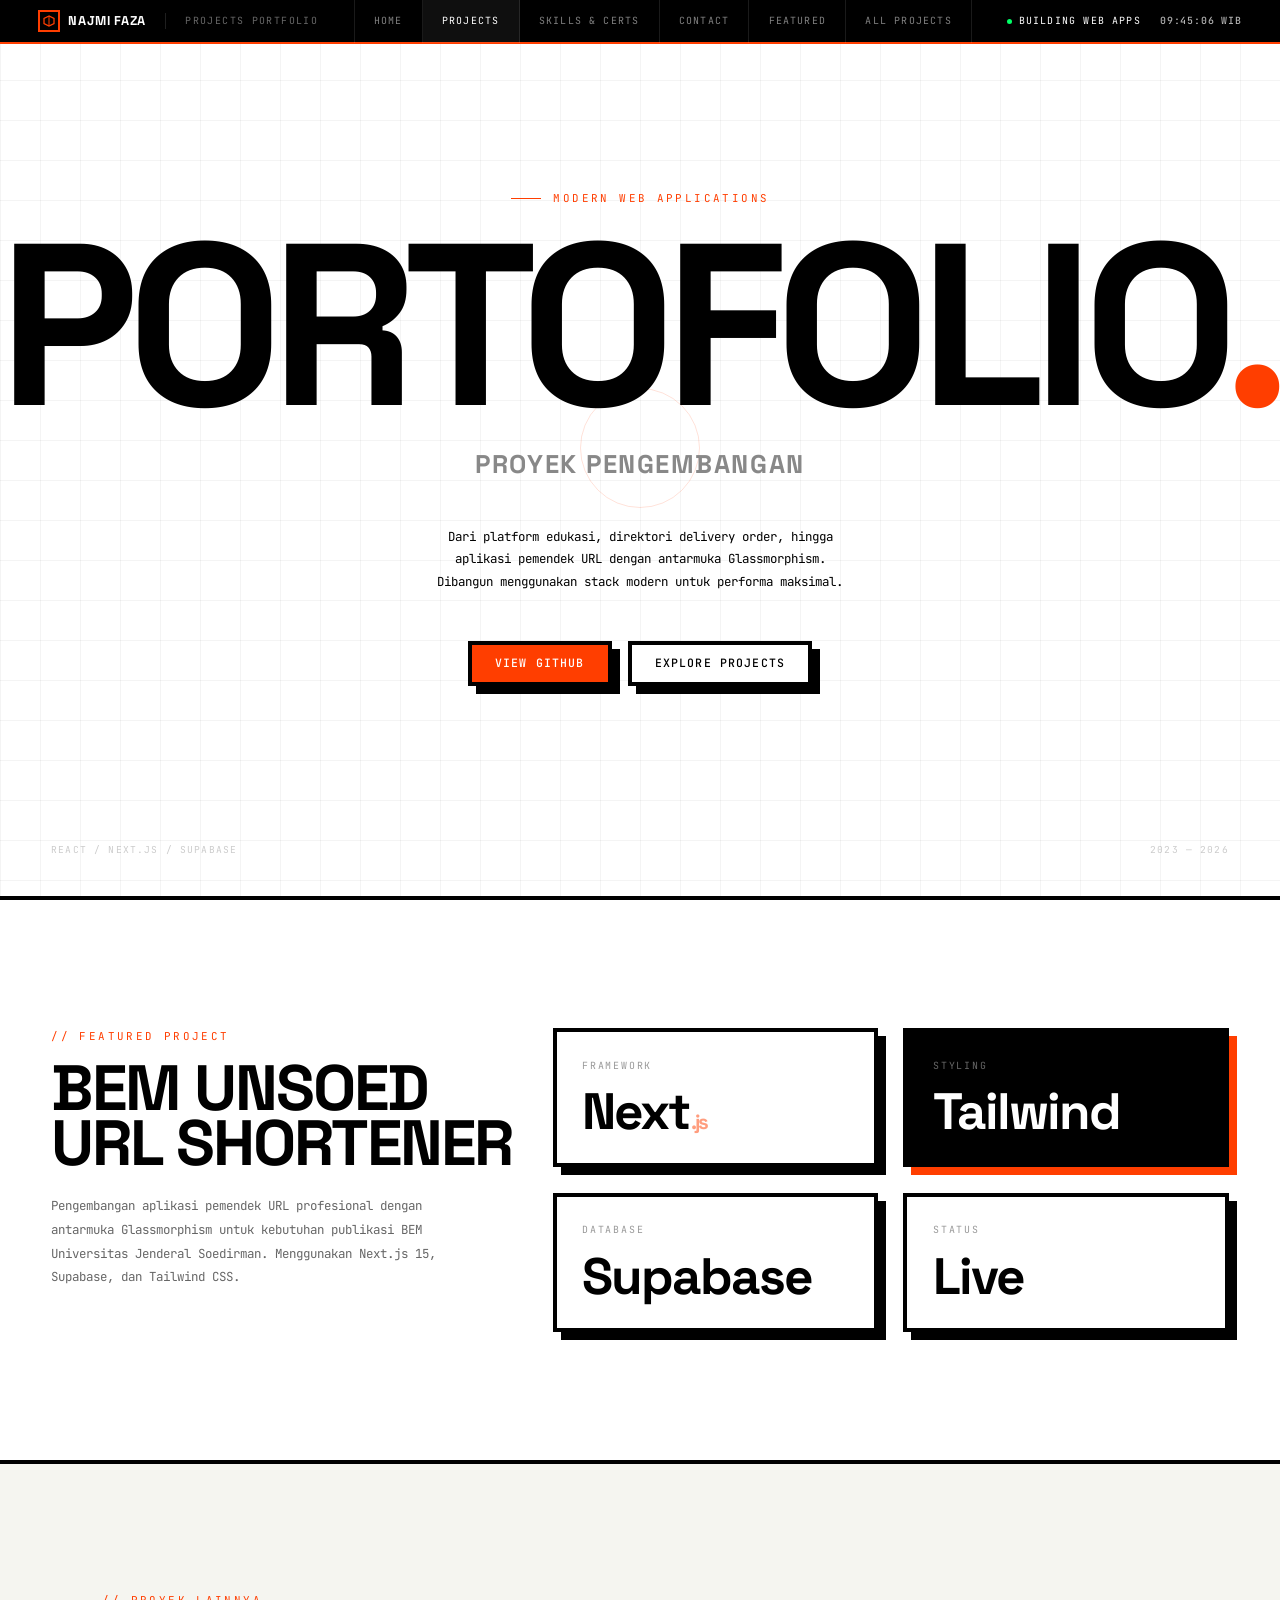
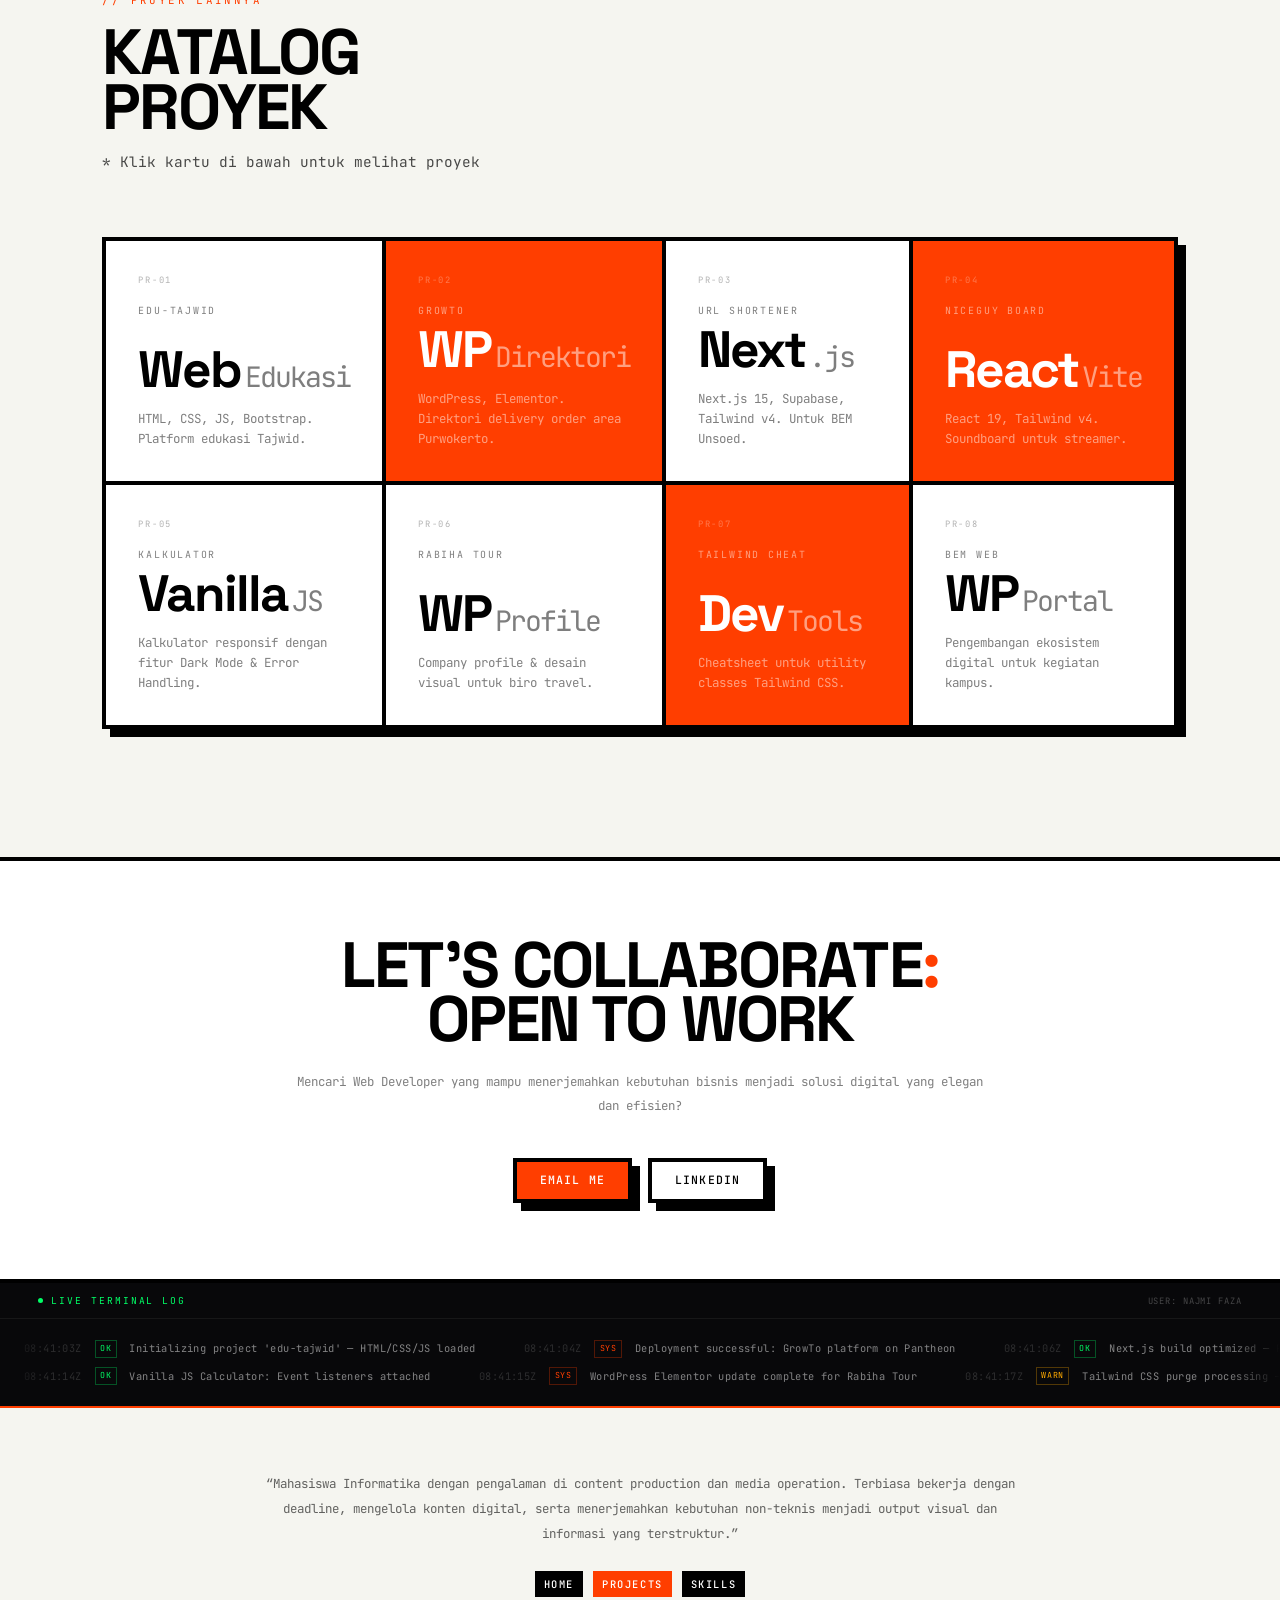
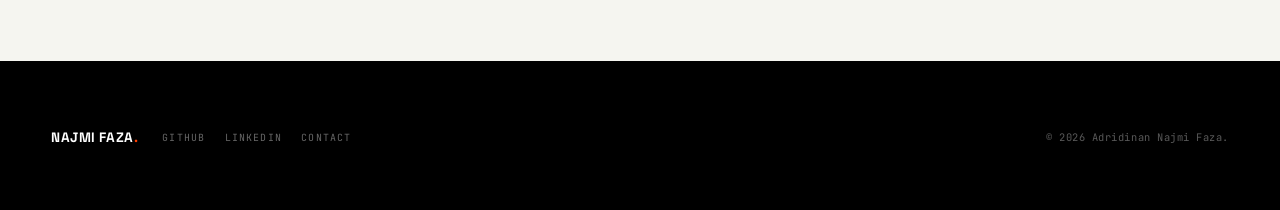
<file: landing-page.html>
<!doctype html>
<html lang="en">
  <head>
    <meta charset="UTF-8" />
    <meta name="viewport" content="width=device-width, initial-scale=1.0" />
    <title>Portofolio Proyek — Adridinan Najmi Faza</title>
    <meta
      name="description"
      content="Kumpulan proyek portofolio Web Development oleh Adridinan Najmi Faza, mencakup aplikasi web, platform edukasi, dan solusi digital lainnya."
    />
    <link rel="preconnect" href="https://fonts.googleapis.com" />
    <link rel="preconnect" href="https://fonts.gstatic.com" crossorigin />
    <link
      href="https://fonts.googleapis.com/css2?family=JetBrains+Mono:wght@400;500&family=Space+Grotesk:wght@400;700&display=swap"
      rel="stylesheet"
    />
    <style>

      *,
      *::before,
      *::after {
        margin: 0;
        padding: 0;
        box-sizing: border-box;
      }

      :root {
        
        --base: #ffffff;
        --ink: #000000;
        --safety: #ff3e00;
        --muted: #888888;
        --surface: #f5f5f0;
        --term-bg: #08080a;
        --term-green: #00ff66;
        --term-amber: #ffaa00;

        --border: 4px solid var(--ink);
        --border-thin: 1px solid var(--ink);
        --border-hair: 1px solid rgba(0, 0, 0, 0.1);
        --shadow: 8px 8px 0px var(--ink);
        --shadow-safety: 8px 8px 0px var(--safety);
        --shadow-hover: 4px 4px 0px var(--ink);

        --fs-hero: clamp(4rem, 14vw, 14rem);
        --fs-h1: clamp(2.4rem, 5vw, 5rem);
        --fs-h2: clamp(1.6rem, 3vw, 3rem);
        --fs-h3: clamp(1.1rem, 1.6vw, 1.5rem);
        --fs-body: clamp(0.9rem, 1.1vw, 1.1rem);
        --fs-data: clamp(0.78rem, 0.9vw, 0.95rem);
        --fs-micro: 0.62rem;
        --fs-ticker: clamp(1.4rem, 2.5vw, 2.5rem);
        --fs-stat: clamp(2.4rem, 5vw, 4.5rem);
        --fs-spec-val: clamp(2rem, 4vw, 3.5rem);

        --gap: clamp(1rem, 2vw, 2rem);
        --section-pad: clamp(4rem, 10vw, 10rem) clamp(1rem, 4vw, 4rem);

        --cols: 12;
        --header-h: 44px;
      }

      html {
        scroll-behavior: smooth;
        -webkit-text-size-adjust: 100%;
      }

      body {
        font-family: "JetBrains Mono", monospace;
        font-weight: 400;
        font-size: var(--fs-body);
        line-height: 1.6;
        color: var(--ink);
        background-color: var(--base);
        overflow-x: hidden;
      }

      img {
        max-width: 100%;
        display: block;
      }
      a {
        color: inherit;
        text-decoration: none;
      }
      ul {
        list-style: none;
      }

      ::selection {
        background: var(--safety);
        color: var(--base);
      }

      h1,
      h2,
      h3,
      h4,
      h5,
      h6,
      .font-display {
        font-family: "Space Grotesk", sans-serif;
        font-weight: 700;
        text-transform: uppercase;
        line-height: 0.85;
        letter-spacing: -0.03em;
      }

      .container {
        width: 100%;
        max-width: 1440px;
        margin: 0 auto;
        padding-inline: clamp(1rem, 4vw, 4rem);
      }

      .grid-12 {
        display: grid;
        grid-template-columns: repeat(var(--cols), 1fr);
        gap: var(--gap);
      }

      .accent {
        color: var(--safety);
      }

      .tag {
        display: inline-block;
        font-family: "JetBrains Mono", monospace;
        font-size: 0.65rem;
        font-weight: 500;
        text-transform: uppercase;
        letter-spacing: 0.15em;
        padding: 0.3em 0.7em;
        border: 2px solid var(--ink);
        background: var(--base);
      }

      .tag--filled {
        background: var(--ink);
        color: var(--base);
      }

      .tag--safety {
        background: var(--safety);
        color: var(--base);
        border-color: var(--safety);
      }

      .tag--ghost {
        border-color: var(--muted);
        color: var(--muted);
        background: transparent;
      }

      .btn {
        font-family: "JetBrains Mono", monospace;
        font-size: 0.72rem;
        font-weight: 500;
        text-transform: uppercase;
        letter-spacing: 0.1em;
        padding: 0.8em 2em;
        border: var(--border);
        cursor: pointer;
        transition: none;
        display: inline-block;
        text-align: center;
      }

      .btn--primary {
        background: var(--safety);
        color: var(--base);
        box-shadow: var(--shadow);
      }

      .btn--primary:hover {
        transform: translate(-4px, -4px);
        box-shadow: 12px 12px 0px var(--ink);
      }

      .btn--primary:active {
        transform: translate(4px, 4px);
        box-shadow: 0 0 0 var(--ink);
      }

      .btn--ghost {
        background: var(--base);
        color: var(--ink);
        box-shadow: var(--shadow);
      }

      .btn--ghost:hover {
        background: var(--ink);
        color: var(--base);
        transform: translate(-4px, -4px);
        box-shadow: 12px 12px 0px var(--ink);
      }

      .header {
        position: fixed;
        top: 0;
        left: 0;
        width: 100%;
        height: var(--header-h);
        z-index: 1000;
        background: var(--ink);
        color: var(--base);
        border-bottom: 2px solid var(--safety);
        display: flex;
        align-items: center;
        padding: 0 clamp(1rem, 3vw, 3rem);
      }

      .header__inner {
        width: 100%;
        max-width: 1440px;
        margin: 0 auto;
        display: flex;
        align-items: center;
        justify-content: space-between;
        gap: 1rem;
      }

      .header__left {
        display: flex;
        align-items: center;
        gap: 1.2rem;
      }

      .header__logo {
        font-family: "Space Grotesk", sans-serif;
        font-weight: 700;
        font-size: 0.8rem;
        text-transform: uppercase;
        letter-spacing: 0.05em;
        display: flex;
        align-items: center;
        gap: 0.5rem;
        white-space: nowrap;
      }

      .header__logo-mark {
        width: 22px;
        height: 22px;
        border: 2px solid var(--safety);
        display: flex;
        align-items: center;
        justify-content: center;
        flex-shrink: 0;
      }

      .header__logo-mark svg {
        width: 12px;
        height: 12px;
      }

      .header__sep {
        width: 1px;
        height: 16px;
        background: rgba(255, 255, 255, 0.12);
      }

      .header__product {
        font-size: var(--fs-micro);
        letter-spacing: 0.14em;
        text-transform: uppercase;
        opacity: 0.4;
      }

      .header__nav {
        display: flex;
        align-items: stretch;
        height: var(--header-h);
        border-left: 1px solid rgba(255, 255, 255, 0.1);
      }

      .header__nav a {
        font-family: "JetBrains Mono", monospace;
        font-size: var(--fs-micro);
        text-transform: uppercase;
        letter-spacing: 0.12em;
        padding: 0 1.2rem;
        display: flex;
        align-items: center;
        border-right: 1px solid rgba(255, 255, 255, 0.1);
        color: rgba(255, 255, 255, 0.5);
        transition:
          background 0s,
          color 0s;
      }

      .header__nav a:hover {
        background: var(--safety);
        color: var(--base);
      }

      .header__nav a.active {
        background: rgba(255, 255, 255, 0.06);
        color: var(--base);
      }

      .header__right {
        display: flex;
        align-items: center;
        gap: 1.2rem;
      }

      .header__status {
        display: flex;
        align-items: center;
        gap: 0.4rem;
        font-size: var(--fs-micro);
        text-transform: uppercase;
        letter-spacing: 0.12em;
      }

      .header__status-dot {
        width: 5px;
        height: 5px;
        border-radius: 50%;
        background: var(--term-green);
        animation: pulse 2s ease-in-out infinite;
      }

      @keyframes pulse {
        0%,
        100% {
          opacity: 1;
        }
        50% {
          opacity: 0.4;
        }
      }

      .header__clock {
        font-family: "JetBrains Mono", monospace;
        font-size: var(--fs-micro);
        font-weight: 500;
        letter-spacing: 0.08em;
        opacity: 0.7;
        min-width: 7em;
        text-align: right;
      }

      .header__burger {
        display: none;
        flex-direction: column;
        gap: 4px;
        cursor: pointer;
        background: none;
        border: none;
        padding: 4px;
      }

      .header__burger span {
        width: 22px;
        height: 2px;
        background: var(--base);
        transition:
          transform 0.3s,
          opacity 0.3s;
      }

      .hero {
        min-height: 100vh;
        min-height: 100svh;
        display: flex;
        flex-direction: column;
        justify-content: flex-end;
        padding: var(--section-pad);
        padding-top: calc(var(--header-h) + 4rem);
        position: relative;
        overflow: hidden;
        border-bottom: var(--border);
      }

      .hero--center {
        justify-content: center;
        align-items: center;
        text-align: center;
      }

      .hero__grid {
        position: absolute;
        inset: 0;
        background-image:
          linear-gradient(rgba(0, 0, 0, 0.045) 1px, transparent 1px),
          linear-gradient(90deg, rgba(0, 0, 0, 0.045) 1px, transparent 1px);
        background-size: 40px 40px;
        pointer-events: none;
      }

      .hero__label {
        font-family: "JetBrains Mono", monospace;
        font-size: 0.68rem;
        text-transform: uppercase;
        letter-spacing: 0.22em;
        color: var(--safety);
        margin-bottom: 1.5rem;
        display: flex;
        align-items: center;
        gap: 0.8rem;
        position: relative;
        z-index: 1;
      }

      .hero__label::before {
        content: "";
        width: 30px;
        height: 1px;
        background: var(--safety);
      }

      .hero__title {
        font-size: var(--fs-hero);
        line-height: 0.82;
        letter-spacing: -0.05em;
        position: relative;
        z-index: 1;
        margin-bottom: 2rem;
        animation: heroRotate linear both;
        animation-timeline: scroll();
        animation-range: 0vh 55vh;
      }

      @keyframes heroRotate {
        from {
          transform: rotate(0deg);
          opacity: 1;
        }
        to {
          transform: rotate(-2.5deg) translateY(-20px);
          opacity: 0.25;
        }
      }

      .hero__title .line {
        display: block;
      }
      .hero__title .line--indent {
        padding-left: clamp(1rem, 6vw, 6rem);
      }
      .hero__title .dot,
      .hero__title .accent-dot {
        color: var(--safety);
      }

      .hero__bottom {
        display: flex;
        align-items: flex-end;
        justify-content: space-between;
        gap: 2rem;
        flex-wrap: wrap;
        position: relative;
        z-index: 1;
      }

      .hero__desc {
        max-width: 420px;
        font-size: var(--fs-data);
        line-height: 1.8;
        opacity: 0.55;
        position: relative;
        z-index: 1;
      }

      .hero__stats,
      .hero__kpis {
        display: flex;
        gap: clamp(1.5rem, 3vw, 3.5rem);
      }

      .hero__stat-num,
      .hero__kpi-val {
        font-family: "Space Grotesk", sans-serif;
        font-weight: 700;
        font-size: var(--fs-stat);
        line-height: 1;
        letter-spacing: -0.04em;
      }

      .hero__stat-label,
      .hero__kpi-label {
        font-size: 0.65rem;
        text-transform: uppercase;
        letter-spacing: 0.15em;
        opacity: 0.35;
        margin-top: 0.35rem;
      }

      .hero__scroll-cue {
        position: absolute;
        right: clamp(1rem, 2vw, 4rem);
        bottom: clamp(2rem, 4vw, 4rem);
        writing-mode: vertical-rl;
        font-size: 0.65rem;
        text-transform: uppercase;
        letter-spacing: 0.2em;
        opacity: 0.4;
        display: flex;
        align-items: center;
        gap: 0.8rem;
      }

      .hero__scroll-cue::after {
        content: "";
        width: 1px;
        height: 50px;
        background: var(--ink);
        animation: scrollPulse 2s ease-in-out infinite;
      }

      @keyframes scrollPulse {
        0%,
        100% {
          opacity: 0.3;
          transform: scaleY(0.5);
        }
        50% {
          opacity: 1;
          transform: scaleY(1);
        }
      }

      .section {
        padding: var(--section-pad);
        border-bottom: var(--border);
      }

      .section--surface {
        background: var(--surface);
      }

      .section__eyebrow {
        font-family: "JetBrains Mono", monospace;
        font-size: 0.68rem;
        text-transform: uppercase;
        letter-spacing: 0.22em;
        color: var(--safety);
        margin-bottom: 1rem;
      }

      .section__title {
        font-size: var(--fs-h1);
      }

      .section__header {
        margin-bottom: clamp(2.5rem, 5vw, 5rem);
      }

      .bento-card {
        border: var(--border);
        box-shadow: var(--shadow);
        padding: clamp(1.2rem, 2vw, 2rem);
        background: var(--base);
        position: relative;
        display: grid;
        grid-template-rows: auto 1fr auto;
        transition: none;
        cursor: default;
        overflow: hidden;
      }

      .bento-card:hover {
        transform: translate(-4px, -4px);
        box-shadow: 12px 12px 0px var(--ink);
      }

      .bento-card--dark {
        background: var(--ink);
        color: var(--base);
        box-shadow: var(--shadow-safety);
      }

      .bento-card--dark:hover {
        box-shadow: 12px 12px 0px var(--safety);
      }

      .bento-card--safety {
        background: var(--safety);
        color: var(--base);
      }

      .bento-card--safety:hover {
        box-shadow: 12px 12px 0px var(--ink);
      }

      .bento-card__number {
        font-family: "Space Grotesk", sans-serif;
        font-weight: 700;
        font-size: 0.72rem;
        text-transform: uppercase;
        letter-spacing: 0.1em;
        opacity: 0.3;
        margin-bottom: 1rem;
      }

      .bento-card__title {
        font-size: var(--fs-h3);
        margin-bottom: 0.6rem;
        line-height: 0.9;
      }

      .bento-card__text {
        font-size: var(--fs-data);
        line-height: 1.7;
        opacity: 0.55;
      }

      .bento-card__stat {
        font-family: "Space Grotesk", sans-serif;
        font-weight: 700;
        font-size: clamp(2.5rem, 5vw, 4rem);
        line-height: 1;
        letter-spacing: -0.04em;
        align-self: end;
      }

      .bar-chart {
        display: flex;
        align-items: flex-end;
        gap: 4px;
        height: 60px;
        margin-top: 1rem;
      }

      .bar-chart__col {
        flex: 1;
        background: var(--safety);
        min-height: 4px;
        border: 2px solid var(--ink);
      }

      .bento-card--dark .bar-chart__col {
        border-color: var(--safety);
      }

      .spark {
        display: flex;
        align-items: flex-end;
        gap: 2px;
        height: 32px;
        margin-top: 1rem;
      }

      .spark__bar {
        flex: 1;
        background: var(--safety);
        min-height: 2px;
        opacity: 0.7;
      }

      .bar-track {
        width: 100%;
        height: 4px;
        background: rgba(0, 0, 0, 0.06);
        margin-top: 0.8rem;
        overflow: hidden;
      }

      .bar-track--dark,
      .bento-card--dark .bar-track {
        background: rgba(255, 255, 255, 0.12);
      }

      .bar-track__fill {
        height: 100%;
        background: var(--safety);
        transition: width 0.8s ease;
      }

      .bento-card--safety .bar-track {
        background: rgba(255, 255, 255, 0.2);
      }

      .bento-card--safety .bar-track__fill {
        background: var(--base);
      }

      .ticker {
        border-bottom: var(--border);
        background: var(--ink);
        color: var(--base);
        overflow: hidden;
        padding: 1.2rem 0;
      }

      .ticker--safety {
        background: var(--safety);
      }

      .ticker--safety .ticker__item::after {
        background: var(--base);
      }

      .ticker__track {
        display: flex;
        width: max-content;
        animation: tickerScroll 20s linear infinite;
      }

      .ticker--reverse .ticker__track {
        animation-direction: reverse;
        animation-duration: 28s;
      }

      .ticker__item {
        font-family: "Space Grotesk", sans-serif;
        font-weight: 700;
        font-size: var(--fs-ticker);
        text-transform: uppercase;
        letter-spacing: -0.02em;
        white-space: nowrap;
        padding: 0 2rem;
        display: flex;
        align-items: center;
        gap: 2rem;
      }

      .ticker__item::after {
        content: "";
        width: 12px;
        height: 12px;
        background: var(--safety);
        flex-shrink: 0;
      }

      @keyframes tickerScroll {
        0% {
          transform: translateX(0);
        }
        100% {
          transform: translateX(-50%);
        }
      }

      .footer {
        background: var(--ink);
        color: var(--base);
        padding: clamp(2.5rem, 5vw, 4rem) clamp(1rem, 4vw, 4rem);
      }

      .footer__inner {
        max-width: 1440px;
        margin: 0 auto;
      }

      .footer--compact .footer__inner {
        display: flex;
        justify-content: space-between;
        align-items: center;
        flex-wrap: wrap;
        gap: 1rem;
      }

      .footer__left {
        display: flex;
        align-items: center;
        gap: 1.5rem;
        flex-wrap: wrap;
      }

      .footer__logo {
        font-family: "Space Grotesk", sans-serif;
        font-weight: 700;
        font-size: 0.85rem;
        text-transform: uppercase;
        letter-spacing: 0.04em;
      }

      .footer__links {
        display: flex;
        gap: 1.2rem;
      }

      .footer__links a {
        font-size: var(--fs-micro);
        text-transform: uppercase;
        letter-spacing: 0.12em;
        opacity: 0.4;
        transition:
          opacity 0.2s,
          color 0.2s;
      }

      .footer__links a:hover {
        opacity: 1;
        color: var(--safety);
      }

      .footer__top {
        display: grid;
        grid-template-columns: repeat(12, 1fr);
        gap: var(--gap);
        padding-bottom: clamp(3rem, 6vw, 6rem);
        border-bottom: 1px solid rgba(255, 255, 255, 0.12);
      }

      .footer__brand {
        grid-column: span 5;
      }

      .footer__brand-name {
        font-size: var(--fs-h2);
        margin-bottom: 1.5rem;
      }

      .footer__brand-desc {
        font-size: var(--fs-data);
        opacity: 0.45;
        line-height: 1.8;
        max-width: 340px;
      }

      .footer__col {
        grid-column: span 2;
      }

      .footer__col:last-child {
        grid-column: span 3;
      }

      .footer__col-title {
        font-family: "JetBrains Mono", monospace;
        font-size: 0.65rem;
        text-transform: uppercase;
        letter-spacing: 0.18em;
        color: var(--safety);
        margin-bottom: 1.5rem;
        font-weight: 500;
      }

      .footer__col a {
        display: block;
        font-size: var(--fs-data);
        opacity: 0.5;
        margin-bottom: 0.75rem;
        transition: opacity 0.2s;
      }

      .footer__col a:hover {
        opacity: 1;
        color: var(--safety);
      }

      .footer__bottom {
        display: flex;
        justify-content: space-between;
        align-items: center;
        padding-top: 2rem;
        gap: 1rem;
        flex-wrap: wrap;
      }

      .footer__copy {
        font-size: 0.65rem;
        color: rgba(255, 255, 255, 0.35);
        letter-spacing: 0.05em;
      }

      .footer__copy a {
        color: var(--safety);
        font-weight: 500;
      }

      .footer__copy a:hover {
        text-decoration: underline;
      }

      .footer__back-top {
        font-family: "JetBrains Mono", monospace;
        font-size: 0.65rem;
        text-transform: uppercase;
        letter-spacing: 0.15em;
        opacity: 0.4;
        cursor: pointer;
        background: none;
        border: none;
        color: var(--base);
        transition: opacity 0.2s;
      }

      .footer__back-top:hover {
        opacity: 1;
        color: var(--safety);
      }

      .reveal {
        opacity: 0;
        transform: translateY(24px);
        transition:
          opacity 0.5s ease,
          transform 0.5s ease;
      }

      .reveal.visible {
        opacity: 1;
        transform: translateY(0);
      }

      @media (max-width: 1024px) {
        .footer__brand {
          grid-column: span 12;
          margin-bottom: 2rem;
        }
        .footer__col {
          grid-column: span 4;
        }
        .footer__col:last-child {
          grid-column: span 4;
        }
      }

      @media (max-width: 768px) {
        :root {
          --cols: 4;
          --fs-hero: clamp(2.5rem, 15vw, 4.5rem);
        }

        .hero__title {
          overflow-wrap: break-word;
          word-wrap: break-word;
          hyphens: auto;
        }

        .header__nav {
          display: none;
        }
        .header__product {
          display: none;
        }
        .header__burger {
          display: flex;
        }

        .header__nav.open {
          display: flex;
          flex-direction: column;
          position: absolute;
          top: var(--header-h);
          left: 0;
          width: 100%;
          height: auto;
          background: var(--ink);
          border-bottom: 2px solid var(--safety);
          overflow-y: auto;
          max-height: calc(100vh - var(--header-h));
          max-height: calc(100svh - var(--header-h));
        }

        .header__nav.open a {
          border-right: none;
          border-bottom: 1px solid rgba(255, 255, 255, 0.06);
          padding: 0.9rem clamp(1rem, 3vw, 3rem);
          height: auto;
        }

        .hero__bottom {
          flex-direction: column;
          align-items: flex-start;
        }

        .hero__scroll-cue {
          display: none;
        }

        .footer__col {
          grid-column: span 6;
        }
        .footer__col:last-child {
          grid-column: span 6;
        }

        .footer--compact .footer__inner {
          flex-direction: column;
          align-items: flex-start;
        }

        .footer__left {
          flex-direction: column;
          align-items: flex-start;
          gap: 1rem;
        }
      }

      @media (max-width: 480px) {
        .hero__stats,
        .hero__kpis {
          flex-direction: column;
          gap: 1rem;
        }

        .footer__col,
        .footer__col:last-child {
          grid-column: 1 / -1;
        }

        .header__status span {
          display: none;
        }
      }
    </style>
    <style>

      .hero--product {
        --fs-hero: clamp(5rem, 18vw, 18rem);
      }

      .hero--product .hero__grid {
        background-size: 40px 40px;
      }

      .hero--product .hero__grid::after {
        content: "";
        position: absolute;
        top: 50%;
        left: 50%;
        width: 120px;
        height: 120px;
        transform: translate(-50%, -50%);
        border: 1px solid var(--safety);
        border-radius: 50%;
        opacity: 0.15;
      }

      .hero__subtitle {
        font-family: "Space Grotesk", sans-serif;
        font-weight: 700;
        font-size: clamp(1rem, 2vw, 1.8rem);
        text-transform: uppercase;
        letter-spacing: 0.06em;
        line-height: 1;
        color: var(--muted);
        margin-bottom: 3rem;
        position: relative;
        z-index: 1;
      }

      .hero__actions {
        display: flex;
        gap: 1rem;
        position: relative;
        z-index: 1;
        flex-wrap: wrap;
        justify-content: center;
      }

      .hero__coords {
        position: absolute;
        bottom: clamp(1.5rem, 3vw, 3rem);
        left: clamp(1rem, 4vw, 4rem);
        font-size: 0.6rem;
        letter-spacing: 0.12em;
        text-transform: uppercase;
        opacity: 0.2;
      }

      .hero__version {
        position: absolute;
        bottom: clamp(1.5rem, 3vw, 3rem);
        right: clamp(1rem, 4vw, 4rem);
        font-size: 0.6rem;
        letter-spacing: 0.12em;
        text-transform: uppercase;
        opacity: 0.2;
      }

      .details__inner {
        max-width: 1440px;
        margin: 0 auto;
        display: grid;
        grid-template-columns: repeat(12, 1fr);
        gap: var(--gap);
        align-items: start;
      }

      .details__left {
        grid-column: span 5;
      }
      .details__right {
        grid-column: span 7;
        display: grid;
        grid-template-columns: 1fr 1fr;
        gap: var(--gap);
      }

      .details__text {
        font-size: var(--fs-data);
        line-height: 1.9;
        opacity: 0.6;
        max-width: 400px;
      }

      .stat-card {
        border: var(--border);
        padding: clamp(1.2rem, 2vw, 2rem);
        background: var(--base);
        box-shadow: var(--shadow);
        transition: none;
      }

      .stat-card:hover {
        transform: translate(-4px, -4px);
        box-shadow: 12px 12px 0px var(--ink);
      }

      .stat-card--dark {
        background: var(--ink);
        color: var(--base);
        box-shadow: var(--shadow-safety);
      }

      .stat-card--dark:hover {
        box-shadow: 12px 12px 0px var(--safety);
      }

      .stat-card__label {
        font-size: var(--fs-micro);
        text-transform: uppercase;
        letter-spacing: 0.18em;
        opacity: 0.4;
        margin-bottom: 0.8rem;
      }

      .stat-card__value {
        font-family: "Space Grotesk", sans-serif;
        font-weight: 700;
        font-size: var(--fs-spec-val);
        line-height: 1;
        letter-spacing: -0.04em;
      }

      .stat-card__unit {
        font-size: 0.4em;
        opacity: 0.5;
        margin-left: 0.1em;
      }

      .spec-grid {
        display: grid;
        grid-template-columns: repeat(4, 1fr);
        gap: 0;
        border: var(--border);
        box-shadow: var(--shadow);
      }

      .spec-cell {
        padding: clamp(1.5rem, 2.5vw, 2.5rem);
        border-right: var(--border);
        border-bottom: var(--border);
        background: var(--base);
        display: flex;
        flex-direction: column;
        justify-content: space-between;
        min-height: 200px;
        transition: none;
        cursor: default;
      }

      .spec-cell:nth-child(4n) {
        border-right: none;
      }
      .spec-cell:nth-last-child(-n + 4) {
        border-bottom: none;
      }

      .spec-cell:hover {
        background: var(--ink);
        color: var(--base);
      }

      .spec-cell--dark {
        background: var(--ink);
        color: var(--base);
      }
      .spec-cell--dark:hover {
        background: var(--safety);
      }

      .spec-cell--safety {
        background: var(--safety);
        color: var(--base);
      }
      .spec-cell--safety:hover {
        background: var(--ink);
      }

      .spec-cell__id {
        font-size: 0.55rem;
        text-transform: uppercase;
        letter-spacing: 0.2em;
        opacity: 0.3;
        margin-bottom: 1rem;
      }
      .spec-cell__label {
        font-size: var(--fs-micro);
        text-transform: uppercase;
        letter-spacing: 0.18em;
        opacity: 0.5;
        margin-bottom: 0.5rem;
      }
      .spec-cell__value {
        font-family: "Space Grotesk", sans-serif;
        font-weight: 700;
        font-size: var(--fs-spec-val);
        line-height: 0.9;
        letter-spacing: -0.04em;
      }
      .spec-cell__unit {
        font-family: "JetBrains Mono", monospace;
        font-size: 0.55em;
        font-weight: 400;
        opacity: 0.5;
        margin-left: 0.15em;
      }
      .spec-cell__note {
        font-size: var(--fs-data);
        line-height: 1.6;
        opacity: 0.5;
        margin-top: 1rem;
      }

      .spec-cell .bar-track {
        margin-top: 1.2rem;
      }
      .spec-cell--dark .bar-track {
        background: rgba(255, 255, 255, 0.15);
      }
      .spec-cell--safety .bar-track {
        background: rgba(255, 255, 255, 0.2);
      }
      .spec-cell--safety .bar-track__fill {
        background: var(--base);
      }

      .cta-band {
        padding: clamp(3rem, 6vw, 6rem) clamp(1rem, 4vw, 4rem);
        border-bottom: var(--border);
        text-align: center;
      }

      .cta-band__inner {
        max-width: 700px;
        margin: 0 auto;
      }
      .cta-band__title {
        font-size: var(--fs-h1);
        margin-bottom: 1.5rem;
      }
      .cta-band__text {
        font-size: var(--fs-data);
        line-height: 1.9;
        opacity: 0.5;
        margin-bottom: 2.5rem;
      }
      .cta-band__actions {
        display: flex;
        gap: 1rem;
        justify-content: center;
        flex-wrap: wrap;
      }

      .log {
        background: var(--term-bg);
        border-bottom: 2px solid var(--safety);
        overflow: hidden;
      }

      .log__header {
        display: flex;
        align-items: center;
        justify-content: space-between;
        padding: 0.6rem clamp(1rem, 3vw, 3rem);
        border-bottom: 1px solid rgba(255, 255, 255, 0.06);
      }

      .log__header-title {
        font-size: 0.6rem;
        text-transform: uppercase;
        letter-spacing: 0.2em;
        color: var(--term-green);
        display: flex;
        align-items: center;
        gap: 0.5rem;
      }

      .log__header-title::before {
        content: "";
        width: 5px;
        height: 5px;
        border-radius: 50%;
        background: var(--term-green);
        animation: pulse 2s ease-in-out infinite;
      }

      .log__header-status {
        font-size: 0.55rem;
        letter-spacing: 0.1em;
        color: rgba(255, 255, 255, 0.25);
        text-transform: uppercase;
      }

      .log__body {
        padding: 1rem 0;
        mask-image: linear-gradient(
          90deg,
          transparent 0%,
          black 4%,
          black 96%,
          transparent 100%
        );
        -webkit-mask-image: linear-gradient(
          90deg,
          transparent 0%,
          black 4%,
          black 96%,
          transparent 100%
        );
      }

      .log__track {
        display: flex;
        width: max-content;
        animation: tickerScroll 40s linear infinite;
      }

      .log__track--reverse {
        animation-direction: reverse;
        animation-duration: 55s;
      }

      .log__entry {
        font-size: 0.65rem;
        letter-spacing: 0.04em;
        white-space: nowrap;
        padding: 0.3rem 1.5rem;
        color: rgba(255, 255, 255, 0.35);
        display: flex;
        align-items: center;
        gap: 0.8rem;
      }

      .log__entry-time {
        color: rgba(255, 255, 255, 0.15);
      }
      .log__entry-tag {
        font-size: 0.52rem;
        text-transform: uppercase;
        letter-spacing: 0.1em;
        padding: 0.15em 0.5em;
        border: 1px solid;
      }
      .log-ok {
        color: var(--term-green);
        border-color: rgba(0, 255, 102, 0.3);
      }
      .log-warn {
        color: var(--term-amber);
        border-color: rgba(255, 170, 0, 0.3);
      }
      .log-sys {
        color: var(--safety);
        border-color: rgba(255, 62, 0, 0.3);
      }
      .log__entry-msg {
        color: rgba(255, 255, 255, 0.5);
      }

      .about {
        padding: clamp(2.5rem, 5vw, 4rem) clamp(1rem, 4vw, 4rem);
        border-bottom: var(--border);
        background: var(--surface);
      }

      .about__inner {
        max-width: 760px;
        margin: 0 auto;
        text-align: center;
      }
      .about__text {
        font-size: var(--fs-data);
        line-height: 2;
        opacity: 0.6;
        margin-bottom: 1.5rem;
      }
      .about__links {
        display: flex;
        gap: 0.6rem;
        justify-content: center;
        flex-wrap: wrap;
      }

      @media (max-width: 1024px) {
        .spec-grid {
          grid-template-columns: repeat(2, 1fr);
        }
        .spec-cell:nth-child(4n) {
          border-right: var(--border);
        }
        .spec-cell:nth-child(2n) {
          border-right: none;
        }
        .spec-cell:nth-last-child(-n + 4) {
          border-bottom: var(--border);
        }
        .spec-cell:nth-last-child(-n + 2) {
          border-bottom: none;
        }
        .details__left {
          grid-column: span 12;
        }
        .details__right {
          grid-column: span 12;
        }
      }

      @media (max-width: 768px) {
        .hero--product {
          --fs-hero: clamp(2.5rem, 15vw, 4.5rem);
        }
        .hero__title {
          overflow-wrap: break-word;
          word-wrap: break-word;
          hyphens: auto;
        }
        .spec-grid {
          grid-template-columns: 1fr;
        }
        .spec-cell,
        .spec-cell:nth-child(4n),
        .spec-cell:nth-child(2n) {
          border-right: none;
          border-bottom: var(--border);
        }
        .spec-cell:last-child {
          border-bottom: none;
        }
        .details__right {
          display: none;
        }
        .hero__actions {
          flex-direction: column;
          width: 100%;
        }
        .btn {
          width: 100%;
        }
      }
    </style>
    
  </head>
  <body>
    
    <div class="header" role="banner">
      <div class="header__inner">
        <div class="header__left">
          <a
            href="https://najmifaza.my.id/"
            class="header__logo"
            aria-label="Najmi Faza Home"
          >
            <span class="header__logo-mark"
              ><svg
                viewBox="0 0 24 24"
                fill="none"
                xmlns="http://www.w3.org/2000/svg"
              >
                <path
                  d="M12 2L2 7V17L12 22L22 17V7L12 2Z"
                  stroke="#FF3E00"
                  stroke-width="2.5"
                />
                <line
                  x1="12"
                  y1="2"
                  x2="12"
                  y2="22"
                  stroke="#FF3E00"
                  stroke-width="2"
                /></svg
            ></span>
            Najmi Faza
          </a>
          <span class="header__sep"></span>
          <span class="header__product">Projects Portfolio</span>
        </div>
        <nav class="header__nav" id="headerNav">
          <a href="https://najmifaza.my.id/">Home</a>
          <a href="https://najmifaza.my.id/projects/" class="active"
            >Projects</a
          >
          <a href="https://najmifaza.my.id/skills-certificate/"
            >Skills & Certs</a
          >
          <a href="https://najmifaza.my.id/contact">Contact</a>
          <a href="#overview">Featured</a>
          <a href="#specs">All Projects</a>
        </nav>
        <div class="header__right">
          <div class="header__status">
            <span class="header__status-dot"></span
            ><span>Building Web Apps</span>
          </div>
          <div class="header__clock" id="utcClock">Asia/Jakarta</div>
        </div>
        <button
          class="header__burger"
          id="headerBurger"
          aria-label="Toggle navigation"
          aria-expanded="false"
        >
          <span></span><span></span><span></span>
        </button>
      </div>
    </div>

    <section class="hero hero--center hero--product">
      <div class="hero__grid" aria-hidden="true"></div>
      <div class="hero__label reveal">Modern Web Applications</div>
      <h1 class="hero__title">Portofolio<span class="accent-dot">.</span></h1>
      <p class="hero__subtitle reveal">Proyek Pengembangan</p>
      <p class="hero__desc reveal" style="margin-bottom: 3rem">
        Dari platform edukasi, direktori delivery order, hingga aplikasi
        pemendek URL dengan antarmuka Glassmorphism. Dibangun menggunakan stack
        modern untuk performa maksimal.
      </p>
      <div class="hero__actions reveal">
        <a
          href="https://github.com/najmifaza"
          class="btn btn--primary"
          target="_blank"
          >View GitHub</a
        >
        <a href="#specs" class="btn btn--ghost">Explore Projects</a>
      </div>
      <span class="hero__coords" aria-hidden="true"
        >React / Next.js / Supabase</span
      >
      <span class="hero__version" aria-hidden="true">2023 — 2026</span>
    </section>

    <section class="section" id="overview">
      <div class="details__inner">
        <div class="details__left reveal">
          <div class="section__eyebrow">// Featured Project</div>
          <h2 class="section__title">BEM Unsoed<br />URL Shortener</h2>
          <p class="details__text" style="margin-top: 1.5rem">
            Pengembangan aplikasi pemendek URL profesional dengan antarmuka
            Glassmorphism untuk kebutuhan publikasi BEM Universitas Jenderal
            Soedirman. Menggunakan Next.js 15, Supabase, dan Tailwind CSS.
          </p>
        </div>
        <div class="details__right">
          <div class="stat-card reveal">
            <div class="stat-card__label">Framework</div>
            <div class="stat-card__value">
              Next<span class="stat-card__unit accent">.js</span>
            </div>
          </div>
          <div class="stat-card stat-card--dark reveal">
            <div class="stat-card__label">Styling</div>
            <div class="stat-card__value">
              Tailwind<span class="stat-card__unit"></span>
            </div>
          </div>
          <div class="stat-card reveal">
            <div class="stat-card__label">Database</div>
            <div class="stat-card__value">
              Supabase<span class="stat-card__unit"></span>
            </div>
          </div>
          <div class="stat-card reveal">
            <div class="stat-card__label">Status</div>
            <div class="stat-card__value">
              Live<span class="stat-card__unit accent"></span>
            </div>
          </div>
        </div>
      </div>
    </section>

    <section class="section section--surface" id="specs">
      <div class="container">
        <div class="section__header reveal">
          <div>
            <div class="section__eyebrow">// Proyek Lainnya</div>
            <h2 class="section__title">Katalog<br />Proyek</h2>
            <p style="margin-top: 1rem; opacity: 0.7; font-size: 0.9rem">
              * Klik kartu di bawah untuk melihat proyek
            </p>
          </div>
        </div>
        <div class="spec-grid reveal">
          <a
            href="https://edu-tajwid.vercel.app/"
            target="_blank"
            class="spec-cell"
            ><div>
              <div class="spec-cell__id">PR-01</div>
              <div class="spec-cell__label">Edu-Tajwid</div>
            </div>
            <div>
              <div class="spec-cell__value">
                Web<span class="spec-cell__unit">Edukasi</span>
              </div>
              <div class="spec-cell__note">
                HTML, CSS, JS, Bootstrap. Platform edukasi Tajwid.
              </div>
            </div></a
          >
          <a
            href="https://dev-growto.pantheonsite.io/"
            target="_blank"
            class="spec-cell spec-cell--safety"
            ><div>
              <div class="spec-cell__id">PR-02</div>
              <div class="spec-cell__label">GrowTo</div>
            </div>
            <div>
              <div class="spec-cell__value">
                WP<span class="spec-cell__unit">Direktori</span>
              </div>
              <div class="spec-cell__note">
                WordPress, Elementor. Direktori delivery order area Purwokerto.
              </div>
            </div></a
          >
          <a href="https://bem-unsoed.com" target="_blank" class="spec-cell"
            ><div>
              <div class="spec-cell__id">PR-03</div>
              <div class="spec-cell__label">URL Shortener</div>
            </div>
            <div>
              <div class="spec-cell__value">
                Next<span class="spec-cell__unit">.js</span>
              </div>
              <div class="spec-cell__note">
                Next.js 15, Supabase, Tailwind v4. Untuk BEM Unsoed.
              </div>
            </div></a
          >
          <a
            href="https://niceguy-sound-board.vercel.app/"
            target="_blank"
            class="spec-cell spec-cell--safety"
            ><div>
              <div class="spec-cell__id">PR-04</div>
              <div class="spec-cell__label">NiceGuy Board</div>
            </div>
            <div>
              <div class="spec-cell__value">
                React<span class="spec-cell__unit">Vite</span>
              </div>
              <div class="spec-cell__note">
                React 19, Tailwind v4. Soundboard untuk streamer.
              </div>
            </div></a
          >
          <a
            href="https://kalkulator-dark-mode.vercel.app/"
            target="_blank"
            class="spec-cell"
            ><div>
              <div class="spec-cell__id">PR-05</div>
              <div class="spec-cell__label">Kalkulator</div>
            </div>
            <div>
              <div class="spec-cell__value">
                Vanilla<span class="spec-cell__unit">JS</span>
              </div>
              <div class="spec-cell__note">
                Kalkulator responsif dengan fitur Dark Mode & Error Handling.
              </div>
            </div></a
          >
          <a href="#" class="spec-cell"
            ><div>
              <div class="spec-cell__id">PR-06</div>
              <div class="spec-cell__label">Rabiha Tour</div>
            </div>
            <div>
              <div class="spec-cell__value">
                WP<span class="spec-cell__unit">Profile</span>
              </div>
              <div class="spec-cell__note">
                Company profile & desain visual untuk biro travel.
              </div>
            </div></a
          >
          <a href="#" class="spec-cell spec-cell--safety"
            ><div>
              <div class="spec-cell__id">PR-07</div>
              <div class="spec-cell__label">Tailwind Cheat</div>
            </div>
            <div>
              <div class="spec-cell__value">
                Dev<span class="spec-cell__unit">Tools</span>
              </div>
              <div class="spec-cell__note">
                Cheatsheet untuk utility classes Tailwind CSS.
              </div>
            </div></a
          >
          <a href="#" class="spec-cell"
            ><div>
              <div class="spec-cell__id">PR-08</div>
              <div class="spec-cell__label">BEM Web</div>
            </div>
            <div>
              <div class="spec-cell__value">
                WP<span class="spec-cell__unit">Portal</span>
              </div>
              <div class="spec-cell__note">
                Pengembangan ekosistem digital untuk kegiatan kampus.
              </div>
            </div></a
          >
        </div>
      </div>
    </section>

    <section class="cta-band" id="order">
      <div class="cta-band__inner reveal">
        <h2 class="cta-band__title">
          Let's Collaborate<span class="accent">:</span><br />Open to Work
        </h2>
        <p class="cta-band__text">
          Mencari Web Developer yang mampu menerjemahkan kebutuhan bisnis
          menjadi solusi digital yang elegan dan efisien?
        </p>
        <div class="cta-band__actions">
          <a href="mailto:adridinan99@gmail.com" class="btn btn--primary"
            >Email Me</a
          >
          <a
            href="https://www.linkedin.com/in/adridinan-najmi-faza-80b88a301"
            class="btn btn--ghost"
            target="_blank"
            >LinkedIn</a
          >
        </div>
      </div>
    </section>

    <div class="log" aria-label="System telemetry">
      <div class="log__header">
        <div class="log__header-title">Live Terminal Log</div>
        <div class="log__header-status">User: Najmi Faza</div>
      </div>
      <div class="log__body">
        <div class="log__track">
          <div class="log__entry">
            <span class="log__entry-time">08:41:03Z</span
            ><span class="log__entry-tag log-ok">OK</span
            ><span class="log__entry-msg"
              >Initializing project 'edu-tajwid' — HTML/CSS/JS loaded</span
            >
          </div>
          <div class="log__entry">
            <span class="log__entry-time">08:41:04Z</span
            ><span class="log__entry-tag log-sys">SYS</span
            ><span class="log__entry-msg"
              >Deployment successful: GrowTo platform on Pantheon</span
            >
          </div>
          <div class="log__entry">
            <span class="log__entry-time">08:41:06Z</span
            ><span class="log__entry-tag log-ok">OK</span
            ><span class="log__entry-msg"
              >Next.js build optimized — Route: /bem-unsoed/shortener</span
            >
          </div>
          <div class="log__entry">
            <span class="log__entry-time">08:41:08Z</span
            ><span class="log__entry-tag log-warn">WARN</span
            ><span class="log__entry-msg"
              >Supabase connection pool reaching limit — auto-scaling</span
            >
          </div>
          <div class="log__entry">
            <span class="log__entry-time">08:41:09Z</span
            ><span class="log__entry-tag log-ok">OK</span
            ><span class="log__entry-msg"
              >Glassmorphism UI components rendered at 60fps</span
            >
          </div>
          <div class="log__entry">
            <span class="log__entry-time">08:41:12Z</span
            ><span class="log__entry-tag log-sys">SYS</span
            ><span class="log__entry-msg"
              >Vite server ready in 218ms — NiceGuy Sound Board running</span
            >
          </div>
          <div class="log__entry">
            <span class="log__entry-time">08:41:03Z</span
            ><span class="log__entry-tag log-ok">OK</span
            ><span class="log__entry-msg"
              >Initializing project 'edu-tajwid' — HTML/CSS/JS loaded</span
            >
          </div>
          <div class="log__entry">
            <span class="log__entry-time">08:41:04Z</span
            ><span class="log__entry-tag log-sys">SYS</span
            ><span class="log__entry-msg"
              >Deployment successful: GrowTo platform on Pantheon</span
            >
          </div>
          <div class="log__entry">
            <span class="log__entry-time">08:41:06Z</span
            ><span class="log__entry-tag log-ok">OK</span
            ><span class="log__entry-msg"
              >Next.js build optimized — Route: /bem-unsoed/shortener</span
            >
          </div>
          <div class="log__entry">
            <span class="log__entry-time">08:41:08Z</span
            ><span class="log__entry-tag log-warn">WARN</span
            ><span class="log__entry-msg"
              >Supabase connection pool reaching limit — auto-scaling</span
            >
          </div>
          <div class="log__entry">
            <span class="log__entry-time">08:41:09Z</span
            ><span class="log__entry-tag log-ok">OK</span
            ><span class="log__entry-msg"
              >Glassmorphism UI components rendered at 60fps</span
            >
          </div>
          <div class="log__entry">
            <span class="log__entry-time">08:41:12Z</span
            ><span class="log__entry-tag log-sys">SYS</span
            ><span class="log__entry-msg"
              >Vite server ready in 218ms — NiceGuy Sound Board running</span
            >
          </div>
        </div>
        <div class="log__track log__track--reverse">
          <div class="log__entry">
            <span class="log__entry-time">08:41:14Z</span
            ><span class="log__entry-tag log-ok">OK</span
            ><span class="log__entry-msg"
              >Vanilla JS Calculator: Event listeners attached</span
            >
          </div>
          <div class="log__entry">
            <span class="log__entry-time">08:41:15Z</span
            ><span class="log__entry-tag log-sys">SYS</span
            ><span class="log__entry-msg"
              >WordPress Elementor update complete for Rabiha Tour</span
            >
          </div>
          <div class="log__entry">
            <span class="log__entry-time">08:41:17Z</span
            ><span class="log__entry-tag log-warn">WARN</span
            ><span class="log__entry-msg"
              >Tailwind CSS purge processing — 12 unused classes removed</span
            >
          </div>
          <div class="log__entry">
            <span class="log__entry-time">08:41:19Z</span
            ><span class="log__entry-tag log-ok">OK</span
            ><span class="log__entry-msg"
              >Data pipeline flushed — 1.2GB/hr to cloud</span
            >
          </div>
          <div class="log__entry">
            <span class="log__entry-time">08:41:21Z</span
            ><span class="log__entry-tag log-ok">OK</span
            ><span class="log__entry-msg"
              >All tests passed — 0 errors, 0 warnings</span
            >
          </div>
          <div class="log__entry">
            <span class="log__entry-time">08:41:14Z</span
            ><span class="log__entry-tag log-ok">OK</span
            ><span class="log__entry-msg"
              >Vanilla JS Calculator: Event listeners attached</span
            >
          </div>
          <div class="log__entry">
            <span class="log__entry-time">08:41:15Z</span
            ><span class="log__entry-tag log-sys">SYS</span
            ><span class="log__entry-msg"
              >WordPress Elementor update complete for Rabiha Tour</span
            >
          </div>
          <div class="log__entry">
            <span class="log__entry-time">08:41:17Z</span
            ><span class="log__entry-tag log-warn">WARN</span
            ><span class="log__entry-msg"
              >Tailwind CSS purge processing — 12 unused classes removed</span
            >
          </div>
          <div class="log__entry">
            <span class="log__entry-time">08:41:19Z</span
            ><span class="log__entry-tag log-ok">OK</span
            ><span class="log__entry-msg"
              >Data pipeline flushed — 1.2GB/hr to cloud</span
            >
          </div>
          <div class="log__entry">
            <span class="log__entry-time">08:41:21Z</span
            ><span class="log__entry-tag log-ok">OK</span
            ><span class="log__entry-msg"
              >All tests passed — 0 errors, 0 warnings</span
            >
          </div>
        </div>
      </div>
    </div>

    <section class="about">
      <div class="about__inner">
        <p class="about__text">
          “Mahasiswa Informatika dengan pengalaman di content production dan
          media operation. Terbiasa bekerja dengan deadline, mengelola konten
          digital, serta menerjemahkan kebutuhan non-teknis menjadi output
          visual dan informasi yang terstruktur.”
        </p>
        <div class="about__links">
          <a href="https://najmifaza.my.id/" class="tag tag--filled">Home</a>
          <a href="https://najmifaza.my.id/projects/" class="tag tag--safety"
            >Projects</a
          >
          <a
            href="https://najmifaza.my.id/skills-certificate/"
            class="tag tag--filled"
            >Skills</a
          >
        </div>
      </div>
    </section>

    <div class="footer footer--compact" role="contentinfo">
      <div class="footer__inner">
        <div class="footer__left">
          <span class="footer__logo font-display"
            >Najmi Faza<span class="accent">.</span></span
          >
          <div class="footer__links">
            <a href="https://github.com/najmifaza">GitHub</a
            ><a
              href="https://www.linkedin.com/in/adridinan-najmi-faza-80b88a301"
              >LinkedIn</a
            ><a href="https://najmifaza.my.id/contact">Contact</a>
          </div>
        </div>
        <span class="footer__copy"
          >&copy; 2026 Adridinan Najmi Faza.</span
        >
      </div>
    </div>

    <script>

      (function () {
        "use strict";

        const clockEl = document.getElementById("utcClock");
        if (clockEl) {
          function updateClock() {
            const n = new Date();
            const timeString = n.toLocaleTimeString("id-ID", {
              timeZone: "Asia/Jakarta",
              hour12: false,
            });
            clockEl.textContent = timeString.replace(/\./g, ":") + " WIB";
          }
          updateClock();
          setInterval(updateClock, 1000);
        }

        const burger = document.getElementById("headerBurger");
        const nav = document.getElementById("headerNav");
        if (burger && nav) {
          burger.addEventListener("click", function () {
            const isOpen = nav.classList.toggle("open");
            burger.setAttribute("aria-expanded", isOpen);
          });

          nav.querySelectorAll("a").forEach(function (link) {
            link.addEventListener("click", function () {
              nav.classList.remove("open");
              burger.setAttribute("aria-expanded", "false");
            });
          });
        }

        var reveals = document.querySelectorAll(".reveal");
        if (reveals.length) {
          var revealObserver = new IntersectionObserver(
            function (entries) {
              entries.forEach(function (entry) {
                if (entry.isIntersecting) {
                  var siblings =
                    entry.target.parentElement.querySelectorAll(".reveal");
                  var index = Array.from(siblings).indexOf(entry.target);
                  entry.target.style.transitionDelay = index * 0.08 + "s";
                  entry.target.classList.add("visible");
                  revealObserver.unobserve(entry.target);
                }
              });
            },
            {
              threshold: 0.12,
              rootMargin: "0px 0px -30px 0px",
            },
          );

          setTimeout(function () {
            reveals.forEach(function (el) {
              if (!el.classList.contains("visible")) {
                el.classList.add("visible");
              }
            });
          }, 3000);

          reveals.forEach(function (el) {
            revealObserver.observe(el);
          });
        }

        var barFills = document.querySelectorAll(".bar-track__fill");
        barFills.forEach(function (bar) {
          var targetWidth = bar.style.width;
          bar.style.width = "0%";

          var barObserver = new IntersectionObserver(
            function (entries) {
              entries.forEach(function (entry) {
                if (entry.isIntersecting) {
                  setTimeout(function () {
                    bar.style.width = targetWidth;
                  }, 250);
                  barObserver.unobserve(entry.target);
                }
              });
            },
            { threshold: 0.3 },
          );

          barObserver.observe(bar);
        });

        var backTop = document.getElementById("backToTop");
        if (backTop) {
          backTop.addEventListener("click", function () {
            window.scrollTo({ top: 0, behavior: "smooth" });
          });
        }
      })();
    </script>
  </body>
</html>
</file>
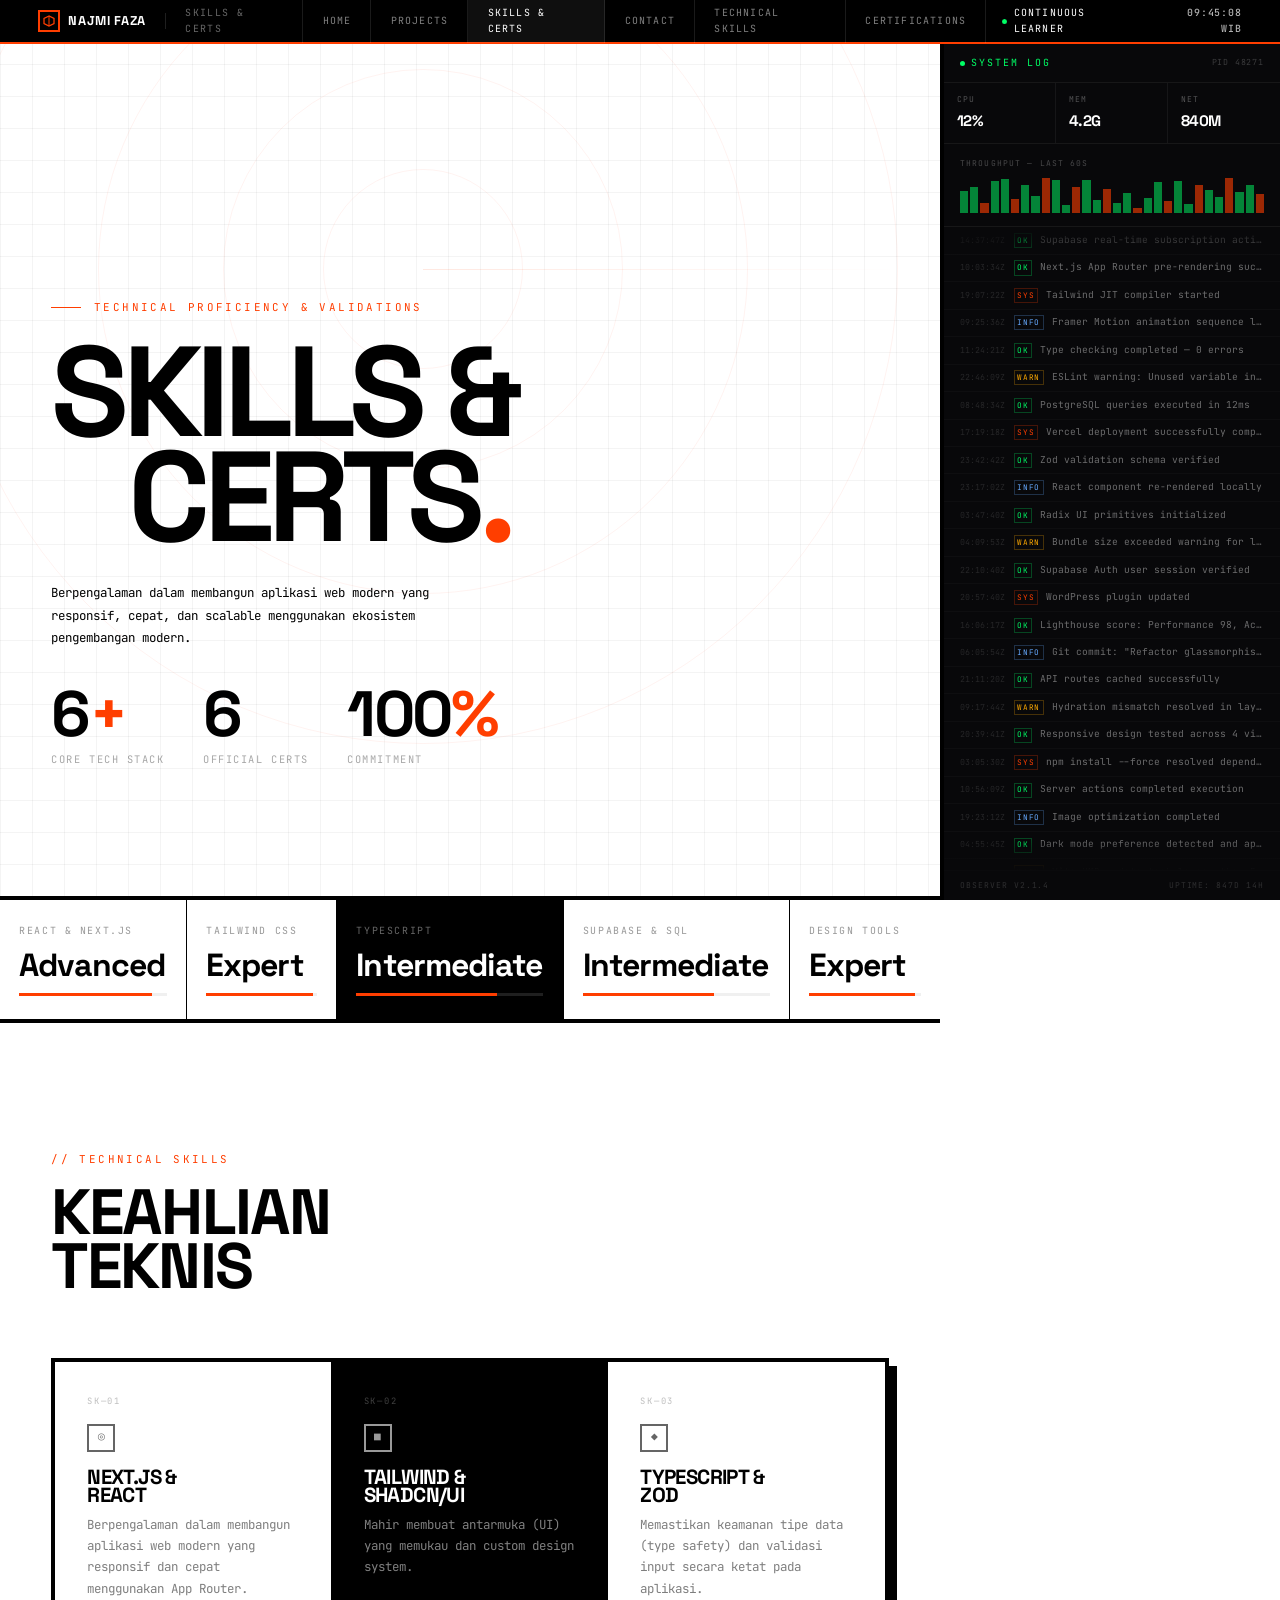
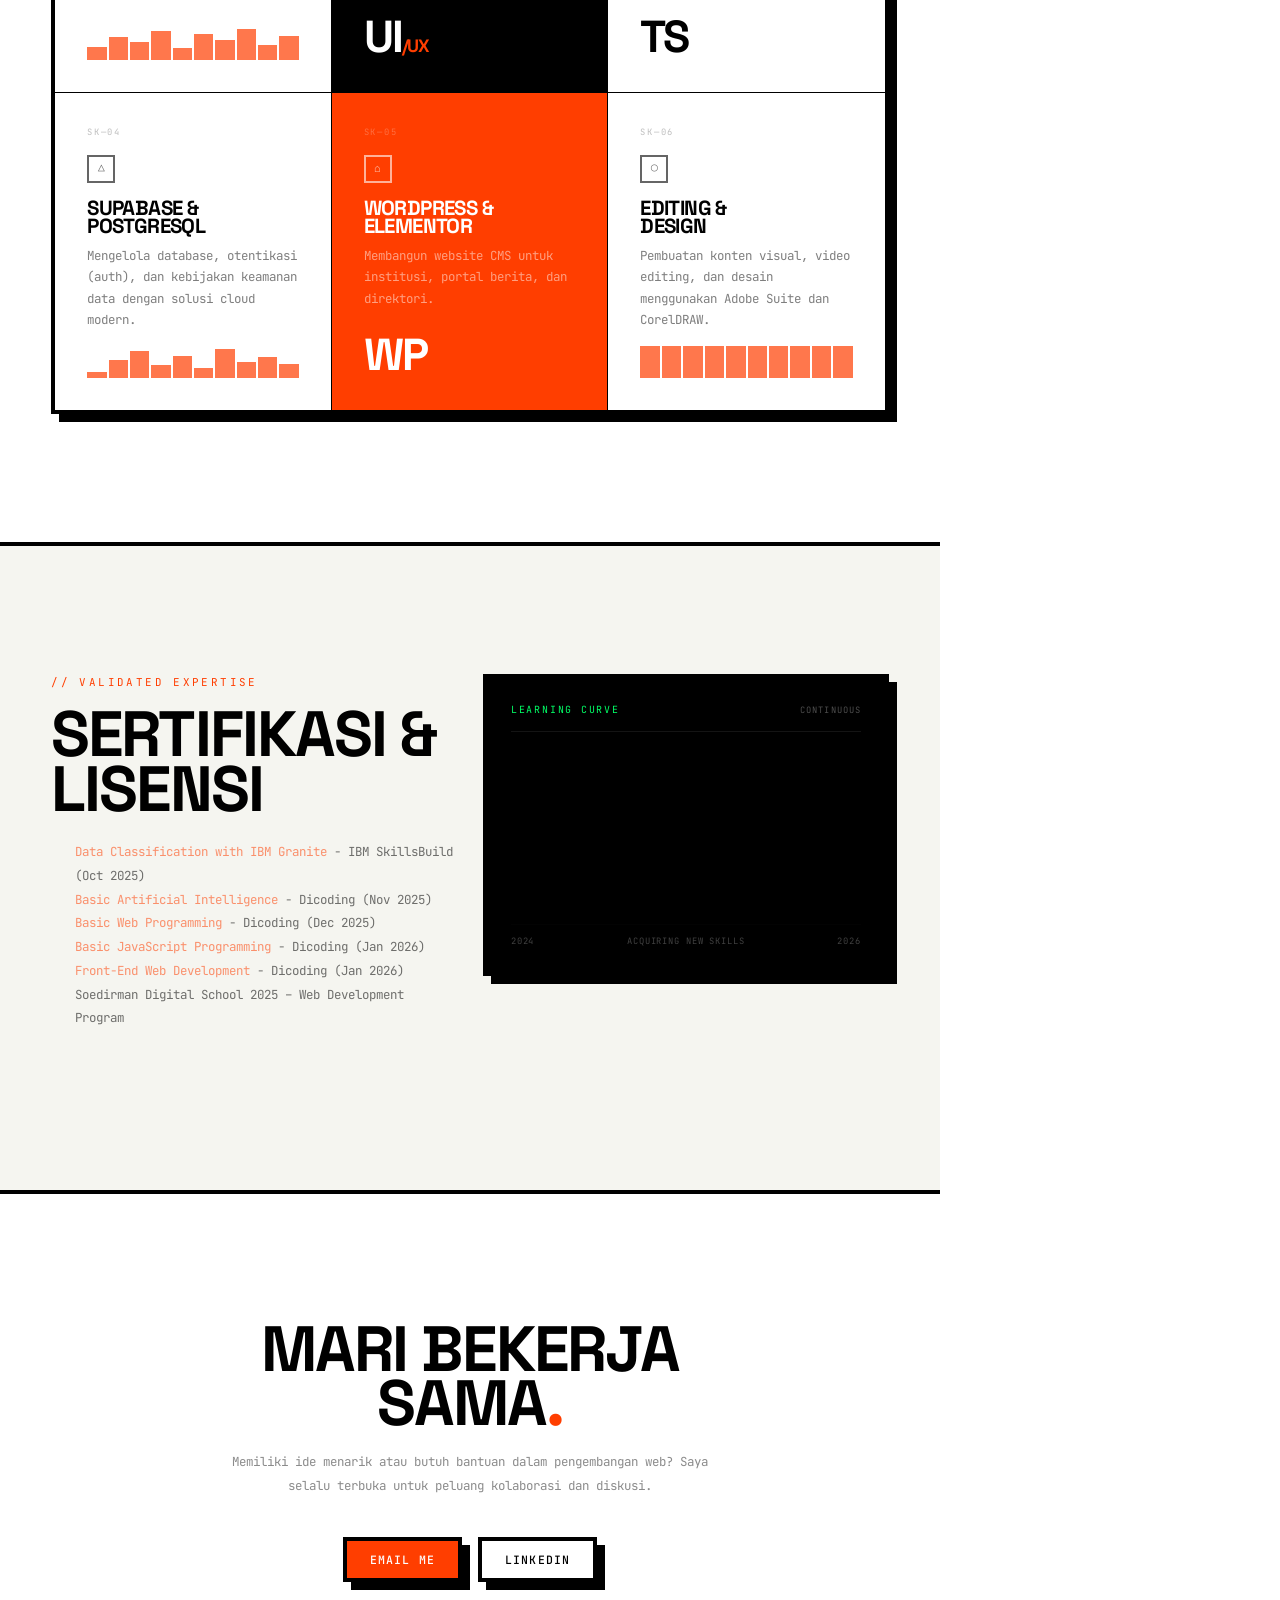
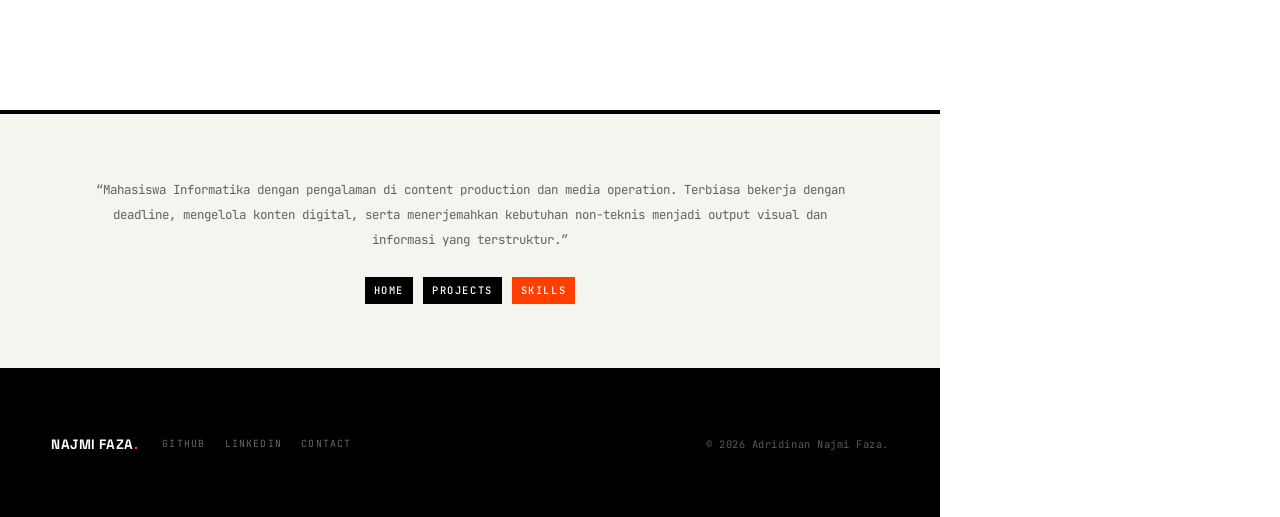
<file: the-observer.html>
<!doctype html>
<html lang="en">
  <head>
    <meta charset="UTF-8" />
    <meta name="viewport" content="width=device-width, initial-scale=1.0" />
    <title>Skills & Certs — Adridinan Najmi Faza</title>
    <meta
      name="description"
      content="Technical skills, web development expertise, and certifications of Adridinan Najmi Faza."
    />
    <link rel="preconnect" href="https://fonts.googleapis.com" />
    <link rel="preconnect" href="https://fonts.gstatic.com" crossorigin />
    <link
      href="https://fonts.googleapis.com/css2?family=JetBrains+Mono:wght@300;400;500;700&family=Space+Grotesk:wght@400;700&display=swap"
      rel="stylesheet"
    />
    <style>

      *,
      *::before,
      *::after {
        margin: 0;
        padding: 0;
        box-sizing: border-box;
      }

      :root {
        
        --base: #ffffff;
        --ink: #000000;
        --safety: #ff3e00;
        --muted: #888888;
        --surface: #f5f5f0;
        --term-bg: #08080a;
        --term-green: #00ff66;
        --term-amber: #ffaa00;

        --border: 4px solid var(--ink);
        --border-thin: 1px solid var(--ink);
        --border-hair: 1px solid rgba(0, 0, 0, 0.1);
        --shadow: 8px 8px 0px var(--ink);
        --shadow-safety: 8px 8px 0px var(--safety);
        --shadow-hover: 4px 4px 0px var(--ink);

        --fs-hero: clamp(4rem, 14vw, 14rem);
        --fs-h1: clamp(2.4rem, 5vw, 5rem);
        --fs-h2: clamp(1.6rem, 3vw, 3rem);
        --fs-h3: clamp(1.1rem, 1.6vw, 1.5rem);
        --fs-body: clamp(0.9rem, 1.1vw, 1.1rem);
        --fs-data: clamp(0.78rem, 0.9vw, 0.95rem);
        --fs-micro: 0.62rem;
        --fs-ticker: clamp(1.4rem, 2.5vw, 2.5rem);
        --fs-stat: clamp(2.4rem, 5vw, 4.5rem);
        --fs-spec-val: clamp(2rem, 4vw, 3.5rem);

        --gap: clamp(1rem, 2vw, 2rem);
        --section-pad: clamp(4rem, 10vw, 10rem) clamp(1rem, 4vw, 4rem);

        --cols: 12;
        --header-h: 44px;
      }

      html {
        scroll-behavior: smooth;
        -webkit-text-size-adjust: 100%;
      }

      body {
        font-family: "JetBrains Mono", monospace;
        font-weight: 400;
        font-size: var(--fs-body);
        line-height: 1.6;
        color: var(--ink);
        background-color: var(--base);
        overflow-x: hidden;
      }

      img {
        max-width: 100%;
        display: block;
      }
      a {
        color: inherit;
        text-decoration: none;
      }
      ul {
        list-style: none;
      }

      ::selection {
        background: var(--safety);
        color: var(--base);
      }

      h1,
      h2,
      h3,
      h4,
      h5,
      h6,
      .font-display {
        font-family: "Space Grotesk", sans-serif;
        font-weight: 700;
        text-transform: uppercase;
        line-height: 0.85;
        letter-spacing: -0.03em;
      }

      .container {
        width: 100%;
        max-width: 1440px;
        margin: 0 auto;
        padding-inline: clamp(1rem, 4vw, 4rem);
      }

      .grid-12 {
        display: grid;
        grid-template-columns: repeat(var(--cols), 1fr);
        gap: var(--gap);
      }

      .accent {
        color: var(--safety);
      }

      .tag {
        display: inline-block;
        font-family: "JetBrains Mono", monospace;
        font-size: 0.65rem;
        font-weight: 500;
        text-transform: uppercase;
        letter-spacing: 0.15em;
        padding: 0.3em 0.7em;
        border: 2px solid var(--ink);
        background: var(--base);
      }

      .tag--filled {
        background: var(--ink);
        color: var(--base);
      }

      .tag--safety {
        background: var(--safety);
        color: var(--base);
        border-color: var(--safety);
      }

      .tag--ghost {
        border-color: var(--muted);
        color: var(--muted);
        background: transparent;
      }

      .btn {
        font-family: "JetBrains Mono", monospace;
        font-size: 0.72rem;
        font-weight: 500;
        text-transform: uppercase;
        letter-spacing: 0.1em;
        padding: 0.8em 2em;
        border: var(--border);
        cursor: pointer;
        transition: none;
        display: inline-block;
        text-align: center;
      }

      .btn--primary {
        background: var(--safety);
        color: var(--base);
        box-shadow: var(--shadow);
      }

      .btn--primary:hover {
        transform: translate(-4px, -4px);
        box-shadow: 12px 12px 0px var(--ink);
      }

      .btn--primary:active {
        transform: translate(4px, 4px);
        box-shadow: 0 0 0 var(--ink);
      }

      .btn--ghost {
        background: var(--base);
        color: var(--ink);
        box-shadow: var(--shadow);
      }

      .btn--ghost:hover {
        background: var(--ink);
        color: var(--base);
        transform: translate(-4px, -4px);
        box-shadow: 12px 12px 0px var(--ink);
      }

      .header {
        position: fixed;
        top: 0;
        left: 0;
        width: 100%;
        height: var(--header-h);
        z-index: 1000;
        background: var(--ink);
        color: var(--base);
        border-bottom: 2px solid var(--safety);
        display: flex;
        align-items: center;
        padding: 0 clamp(1rem, 3vw, 3rem);
      }

      .header__inner {
        width: 100%;
        max-width: 1440px;
        margin: 0 auto;
        display: flex;
        align-items: center;
        justify-content: space-between;
        gap: 1rem;
      }

      .header__left {
        display: flex;
        align-items: center;
        gap: 1.2rem;
      }

      .header__logo {
        font-family: "Space Grotesk", sans-serif;
        font-weight: 700;
        font-size: 0.8rem;
        text-transform: uppercase;
        letter-spacing: 0.05em;
        display: flex;
        align-items: center;
        gap: 0.5rem;
        white-space: nowrap;
      }

      .header__logo-mark {
        width: 22px;
        height: 22px;
        border: 2px solid var(--safety);
        display: flex;
        align-items: center;
        justify-content: center;
        flex-shrink: 0;
      }

      .header__logo-mark svg {
        width: 12px;
        height: 12px;
      }

      .header__sep {
        width: 1px;
        height: 16px;
        background: rgba(255, 255, 255, 0.12);
      }

      .header__product {
        font-size: var(--fs-micro);
        letter-spacing: 0.14em;
        text-transform: uppercase;
        opacity: 0.4;
      }

      .header__nav {
        display: flex;
        align-items: stretch;
        height: var(--header-h);
        border-left: 1px solid rgba(255, 255, 255, 0.1);
      }

      .header__nav a {
        font-family: "JetBrains Mono", monospace;
        font-size: var(--fs-micro);
        text-transform: uppercase;
        letter-spacing: 0.12em;
        padding: 0 1.2rem;
        display: flex;
        align-items: center;
        border-right: 1px solid rgba(255, 255, 255, 0.1);
        color: rgba(255, 255, 255, 0.5);
        transition:
          background 0s,
          color 0s;
      }

      .header__nav a:hover {
        background: var(--safety);
        color: var(--base);
      }

      .header__nav a.active {
        background: rgba(255, 255, 255, 0.06);
        color: var(--base);
      }

      .header__right {
        display: flex;
        align-items: center;
        gap: 1.2rem;
      }

      .header__status {
        display: flex;
        align-items: center;
        gap: 0.4rem;
        font-size: var(--fs-micro);
        text-transform: uppercase;
        letter-spacing: 0.12em;
      }

      .header__status-dot {
        width: 5px;
        height: 5px;
        border-radius: 50%;
        background: var(--term-green);
        animation: pulse 2s ease-in-out infinite;
      }

      @keyframes pulse {
        0%,
        100% {
          opacity: 1;
        }
        50% {
          opacity: 0.4;
        }
      }

      .header__clock {
        font-family: "JetBrains Mono", monospace;
        font-size: var(--fs-micro);
        font-weight: 500;
        letter-spacing: 0.08em;
        opacity: 0.7;
        min-width: 7em;
        text-align: right;
      }

      .header__burger {
        display: none;
        flex-direction: column;
        gap: 4px;
        cursor: pointer;
        background: none;
        border: none;
        padding: 4px;
      }

      .header__burger span {
        width: 22px;
        height: 2px;
        background: var(--base);
        transition:
          transform 0.3s,
          opacity 0.3s;
      }

      .hero {
        min-height: 100vh;
        min-height: 100svh;
        display: flex;
        flex-direction: column;
        justify-content: flex-end;
        padding: var(--section-pad);
        padding-top: calc(var(--header-h) + 4rem);
        position: relative;
        overflow: hidden;
        border-bottom: var(--border);
      }

      .hero--center {
        justify-content: center;
        align-items: center;
        text-align: center;
      }

      .hero__grid {
        position: absolute;
        inset: 0;
        background-image:
          linear-gradient(rgba(0, 0, 0, 0.045) 1px, transparent 1px),
          linear-gradient(90deg, rgba(0, 0, 0, 0.045) 1px, transparent 1px);
        background-size: 40px 40px;
        pointer-events: none;
      }

      .hero__label {
        font-family: "JetBrains Mono", monospace;
        font-size: 0.68rem;
        text-transform: uppercase;
        letter-spacing: 0.22em;
        color: var(--safety);
        margin-bottom: 1.5rem;
        display: flex;
        align-items: center;
        gap: 0.8rem;
        position: relative;
        z-index: 1;
      }

      .hero__label::before {
        content: "";
        width: 30px;
        height: 1px;
        background: var(--safety);
      }

      .hero__title {
        font-size: var(--fs-hero);
        line-height: 0.82;
        letter-spacing: -0.05em;
        position: relative;
        z-index: 1;
        margin-bottom: 2rem;
        animation: heroRotate linear both;
        animation-timeline: scroll();
        animation-range: 0vh 55vh;
      }

      @keyframes heroRotate {
        from {
          transform: rotate(0deg);
          opacity: 1;
        }
        to {
          transform: rotate(-2.5deg) translateY(-20px);
          opacity: 0.25;
        }
      }

      .hero__title .line {
        display: block;
      }
      .hero__title .line--indent {
        padding-left: clamp(1rem, 6vw, 6rem);
      }
      .hero__title .dot,
      .hero__title .accent-dot {
        color: var(--safety);
      }

      .hero__bottom {
        display: flex;
        align-items: flex-end;
        justify-content: space-between;
        gap: 2rem;
        flex-wrap: wrap;
        position: relative;
        z-index: 1;
      }

      .hero__desc {
        max-width: 420px;
        font-size: var(--fs-data);
        line-height: 1.8;
        opacity: 0.55;
        position: relative;
        z-index: 1;
      }

      .hero__stats,
      .hero__kpis {
        display: flex;
        gap: clamp(1.5rem, 3vw, 3.5rem);
      }

      .hero__stat-num,
      .hero__kpi-val {
        font-family: "Space Grotesk", sans-serif;
        font-weight: 700;
        font-size: var(--fs-stat);
        line-height: 1;
        letter-spacing: -0.04em;
      }

      .hero__stat-label,
      .hero__kpi-label {
        font-size: 0.65rem;
        text-transform: uppercase;
        letter-spacing: 0.15em;
        opacity: 0.35;
        margin-top: 0.35rem;
      }

      .hero__scroll-cue {
        position: absolute;
        right: clamp(1rem, 2vw, 4rem);
        bottom: clamp(2rem, 4vw, 4rem);
        writing-mode: vertical-rl;
        font-size: 0.65rem;
        text-transform: uppercase;
        letter-spacing: 0.2em;
        opacity: 0.4;
        display: flex;
        align-items: center;
        gap: 0.8rem;
      }

      .hero__scroll-cue::after {
        content: "";
        width: 1px;
        height: 50px;
        background: var(--ink);
        animation: scrollPulse 2s ease-in-out infinite;
      }

      @keyframes scrollPulse {
        0%,
        100% {
          opacity: 0.3;
          transform: scaleY(0.5);
        }
        50% {
          opacity: 1;
          transform: scaleY(1);
        }
      }

      .section {
        padding: var(--section-pad);
        border-bottom: var(--border);
      }

      .section--surface {
        background: var(--surface);
      }

      .section__eyebrow {
        font-family: "JetBrains Mono", monospace;
        font-size: 0.68rem;
        text-transform: uppercase;
        letter-spacing: 0.22em;
        color: var(--safety);
        margin-bottom: 1rem;
      }

      .section__title {
        font-size: var(--fs-h1);
      }

      .section__header {
        margin-bottom: clamp(2.5rem, 5vw, 5rem);
      }

      .bento-card {
        border: var(--border);
        box-shadow: var(--shadow);
        padding: clamp(1.2rem, 2vw, 2rem);
        background: var(--base);
        position: relative;
        display: grid;
        grid-template-rows: auto 1fr auto;
        transition: none;
        cursor: default;
        overflow: hidden;
      }

      .bento-card:hover {
        transform: translate(-4px, -4px);
        box-shadow: 12px 12px 0px var(--ink);
      }

      .bento-card--dark {
        background: var(--ink);
        color: var(--base);
        box-shadow: var(--shadow-safety);
      }

      .bento-card--dark:hover {
        box-shadow: 12px 12px 0px var(--safety);
      }

      .bento-card--safety {
        background: var(--safety);
        color: var(--base);
      }

      .bento-card--safety:hover {
        box-shadow: 12px 12px 0px var(--ink);
      }

      .bento-card__number {
        font-family: "Space Grotesk", sans-serif;
        font-weight: 700;
        font-size: 0.72rem;
        text-transform: uppercase;
        letter-spacing: 0.1em;
        opacity: 0.3;
        margin-bottom: 1rem;
      }

      .bento-card__title {
        font-size: var(--fs-h3);
        margin-bottom: 0.6rem;
        line-height: 0.9;
      }

      .bento-card__text {
        font-size: var(--fs-data);
        line-height: 1.7;
        opacity: 0.55;
      }

      .bento-card__stat {
        font-family: "Space Grotesk", sans-serif;
        font-weight: 700;
        font-size: clamp(2.5rem, 5vw, 4rem);
        line-height: 1;
        letter-spacing: -0.04em;
        align-self: end;
      }

      .bar-chart {
        display: flex;
        align-items: flex-end;
        gap: 4px;
        height: 60px;
        margin-top: 1rem;
      }

      .bar-chart__col {
        flex: 1;
        background: var(--safety);
        min-height: 4px;
        border: 2px solid var(--ink);
      }

      .bento-card--dark .bar-chart__col {
        border-color: var(--safety);
      }

      .spark {
        display: flex;
        align-items: flex-end;
        gap: 2px;
        height: 32px;
        margin-top: 1rem;
      }

      .spark__bar {
        flex: 1;
        background: var(--safety);
        min-height: 2px;
        opacity: 0.7;
      }

      .bar-track {
        width: 100%;
        height: 4px;
        background: rgba(0, 0, 0, 0.06);
        margin-top: 0.8rem;
        overflow: hidden;
      }

      .bar-track--dark,
      .bento-card--dark .bar-track {
        background: rgba(255, 255, 255, 0.12);
      }

      .bar-track__fill {
        height: 100%;
        background: var(--safety);
        transition: width 0.8s ease;
      }

      .bento-card--safety .bar-track {
        background: rgba(255, 255, 255, 0.2);
      }

      .bento-card--safety .bar-track__fill {
        background: var(--base);
      }

      .ticker {
        border-bottom: var(--border);
        background: var(--ink);
        color: var(--base);
        overflow: hidden;
        padding: 1.2rem 0;
      }

      .ticker--safety {
        background: var(--safety);
      }

      .ticker--safety .ticker__item::after {
        background: var(--base);
      }

      .ticker__track {
        display: flex;
        width: max-content;
        animation: tickerScroll 20s linear infinite;
      }

      .ticker--reverse .ticker__track {
        animation-direction: reverse;
        animation-duration: 28s;
      }

      .ticker__item {
        font-family: "Space Grotesk", sans-serif;
        font-weight: 700;
        font-size: var(--fs-ticker);
        text-transform: uppercase;
        letter-spacing: -0.02em;
        white-space: nowrap;
        padding: 0 2rem;
        display: flex;
        align-items: center;
        gap: 2rem;
      }

      .ticker__item::after {
        content: "";
        width: 12px;
        height: 12px;
        background: var(--safety);
        flex-shrink: 0;
      }

      @keyframes tickerScroll {
        0% {
          transform: translateX(0);
        }
        100% {
          transform: translateX(-50%);
        }
      }

      .footer {
        background: var(--ink);
        color: var(--base);
        padding: clamp(2.5rem, 5vw, 4rem) clamp(1rem, 4vw, 4rem);
      }

      .footer__inner {
        max-width: 1440px;
        margin: 0 auto;
      }

      .footer--compact .footer__inner {
        display: flex;
        justify-content: space-between;
        align-items: center;
        flex-wrap: wrap;
        gap: 1rem;
      }

      .footer__left {
        display: flex;
        align-items: center;
        gap: 1.5rem;
        flex-wrap: wrap;
      }

      .footer__logo {
        font-family: "Space Grotesk", sans-serif;
        font-weight: 700;
        font-size: 0.85rem;
        text-transform: uppercase;
        letter-spacing: 0.04em;
      }

      .footer__links {
        display: flex;
        gap: 1.2rem;
      }

      .footer__links a {
        font-size: var(--fs-micro);
        text-transform: uppercase;
        letter-spacing: 0.12em;
        opacity: 0.4;
        transition:
          opacity 0.2s,
          color 0.2s;
      }

      .footer__links a:hover {
        opacity: 1;
        color: var(--safety);
      }

      .footer__top {
        display: grid;
        grid-template-columns: repeat(12, 1fr);
        gap: var(--gap);
        padding-bottom: clamp(3rem, 6vw, 6rem);
        border-bottom: 1px solid rgba(255, 255, 255, 0.12);
      }

      .footer__brand {
        grid-column: span 5;
      }

      .footer__brand-name {
        font-size: var(--fs-h2);
        margin-bottom: 1.5rem;
      }

      .footer__brand-desc {
        font-size: var(--fs-data);
        opacity: 0.45;
        line-height: 1.8;
        max-width: 340px;
      }

      .footer__col {
        grid-column: span 2;
      }

      .footer__col:last-child {
        grid-column: span 3;
      }

      .footer__col-title {
        font-family: "JetBrains Mono", monospace;
        font-size: 0.65rem;
        text-transform: uppercase;
        letter-spacing: 0.18em;
        color: var(--safety);
        margin-bottom: 1.5rem;
        font-weight: 500;
      }

      .footer__col a {
        display: block;
        font-size: var(--fs-data);
        opacity: 0.5;
        margin-bottom: 0.75rem;
        transition: opacity 0.2s;
      }

      .footer__col a:hover {
        opacity: 1;
        color: var(--safety);
      }

      .footer__bottom {
        display: flex;
        justify-content: space-between;
        align-items: center;
        padding-top: 2rem;
        gap: 1rem;
        flex-wrap: wrap;
      }

      .footer__copy {
        font-size: 0.65rem;
        color: rgba(255, 255, 255, 0.35);
        letter-spacing: 0.05em;
      }

      .footer__copy a {
        color: var(--safety);
        font-weight: 500;
      }

      .footer__copy a:hover {
        text-decoration: underline;
      }

      .footer__back-top {
        font-family: "JetBrains Mono", monospace;
        font-size: 0.65rem;
        text-transform: uppercase;
        letter-spacing: 0.15em;
        opacity: 0.4;
        cursor: pointer;
        background: none;
        border: none;
        color: var(--base);
        transition: opacity 0.2s;
      }

      .footer__back-top:hover {
        opacity: 1;
        color: var(--safety);
      }

      .reveal {
        opacity: 0;
        transform: translateY(24px);
        transition:
          opacity 0.5s ease,
          transform 0.5s ease;
      }

      .reveal.visible {
        opacity: 1;
        transform: translateY(0);
      }

      @media (max-width: 1024px) {
        .footer__brand {
          grid-column: span 12;
          margin-bottom: 2rem;
        }
        .footer__col {
          grid-column: span 4;
        }
        .footer__col:last-child {
          grid-column: span 4;
        }
      }

      @media (max-width: 768px) {
        :root {
          --cols: 4;
          --fs-hero: clamp(2.5rem, 15vw, 4.5rem);
        }

        .hero__title {
          overflow-wrap: break-word;
          word-wrap: break-word;
          hyphens: auto;
        }

        .header__nav {
          display: none;
        }
        .header__product {
          display: none;
        }
        .header__burger {
          display: flex;
        }

        .header__nav.open {
          display: flex;
          flex-direction: column;
          position: absolute;
          top: var(--header-h);
          left: 0;
          width: 100%;
          height: auto;
          background: var(--ink);
          border-bottom: 2px solid var(--safety);
          overflow-y: auto;
          max-height: calc(100vh - var(--header-h));
          max-height: calc(100svh - var(--header-h));
        }

        .header__nav.open a {
          border-right: none;
          border-bottom: 1px solid rgba(255, 255, 255, 0.06);
          padding: 0.9rem clamp(1rem, 3vw, 3rem);
          height: auto;
        }

        .hero__bottom {
          flex-direction: column;
          align-items: flex-start;
        }

        .hero__scroll-cue {
          display: none;
        }

        .footer__col {
          grid-column: span 6;
        }
        .footer__col:last-child {
          grid-column: span 6;
        }

        .footer--compact .footer__inner {
          flex-direction: column;
          align-items: flex-start;
        }

        .footer__left {
          flex-direction: column;
          align-items: flex-start;
          gap: 1rem;
        }
      }

      @media (max-width: 480px) {
        .hero__stats,
        .hero__kpis {
          flex-direction: column;
          gap: 1rem;
        }

        .footer__col,
        .footer__col:last-child {
          grid-column: 1 / -1;
        }

        .header__status span {
          display: none;
        }
      }
    </style>
    <style>

      .shell {
        display: grid;
        grid-template-columns: 1fr var(--sidebar-w, 340px);
        min-height: 100vh;
      }

      .shell__main {
        min-width: 0;
      }

      .hero--radar {
        --fs-hero: clamp(3.5rem, 10vw, 10rem);
      }

      .hero--radar .hero__grid {
        background-size: 32px 32px;
      }

      .hero__rings {
        position: absolute;
        top: 30%;
        left: 45%;
        transform: translate(-50%, -50%);
        pointer-events: none;
      }

      .hero__ring {
        position: absolute;
        border: 1px solid rgba(255, 62, 0, 0.06);
        border-radius: 50%;
        top: 50%;
        left: 50%;
      }

      .hero__ring:nth-child(1) {
        width: 200px;
        height: 200px;
        margin: -100px 0 0 -100px;
      }
      .hero__ring:nth-child(2) {
        width: 400px;
        height: 400px;
        margin: -200px 0 0 -200px;
      }
      .hero__ring:nth-child(3) {
        width: 650px;
        height: 650px;
        margin: -325px 0 0 -325px;
      }
      .hero__ring:nth-child(4) {
        width: 950px;
        height: 950px;
        margin: -475px 0 0 -475px;
      }

      .hero__ring:nth-child(1)::after {
        content: "";
        position: absolute;
        top: 50%;
        left: 50%;
        width: 475px;
        height: 1px;
        background: linear-gradient(90deg, var(--safety), transparent);
        opacity: 0.12;
        transform-origin: 0 0;
        animation: sweepArm 8s linear infinite;
      }

      @keyframes sweepArm {
        from {
          transform: rotate(0deg);
        }
        to {
          transform: rotate(360deg);
        }
      }

      .ribbon {
        display: grid;
        grid-template-columns: repeat(5, 1fr);
        border-bottom: var(--border);
      }

      .ribbon__cell {
        padding: clamp(1rem, 1.8vw, 1.8rem) clamp(1rem, 1.5vw, 1.5rem);
        border-right: var(--border-thin);
        background: var(--base);
        transition:
          background 0s,
          color 0s;
        cursor: default;
      }

      .ribbon__cell:last-child {
        border-right: none;
      }
      .ribbon__cell:hover {
        background: var(--ink);
        color: var(--base);
      }
      .ribbon__cell:nth-child(3) {
        background: var(--ink);
        color: var(--base);
      }
      .ribbon__cell:nth-child(3):hover {
        background: var(--safety);
      }

      .ribbon__label {
        font-size: var(--fs-micro);
        text-transform: uppercase;
        letter-spacing: 0.16em;
        opacity: 0.4;
        margin-bottom: 0.6rem;
      }
      .ribbon__value {
        font-family: "Space Grotesk", sans-serif;
        font-weight: 700;
        font-size: clamp(1.4rem, 2.5vw, 2.2rem);
        line-height: 1;
        letter-spacing: -0.03em;
      }
      .ribbon__unit {
        font-family: "JetBrains Mono", monospace;
        font-size: 0.45em;
        font-weight: 400;
        opacity: 0.45;
        margin-left: 0.1em;
      }

      .ribbon__cell .bar-track {
        margin-top: 0.8rem;
        height: 3px;
      }
      .ribbon__cell:nth-child(3) .bar-track,
      .ribbon__cell:hover .bar-track {
        background: rgba(255, 255, 255, 0.12);
      }

      .features__grid {
        display: grid;
        grid-template-columns: repeat(3, 1fr);
        gap: 0;
        border: var(--border);
        box-shadow: var(--shadow);
      }

      .feat-card {
        padding: clamp(1.5rem, 2.5vw, 2.5rem);
        border-right: var(--border-thin);
        border-bottom: var(--border-thin);
        background: var(--base);
        display: flex;
        flex-direction: column;
        justify-content: space-between;
        min-height: 220px;
        transition:
          background 0s,
          color 0s;
        cursor: default;
      }

      .feat-card:nth-child(3n) {
        border-right: none;
      }
      .feat-card:nth-last-child(-n + 3) {
        border-bottom: none;
      }
      .feat-card:hover {
        background: var(--ink);
        color: var(--base);
      }

      .feat-card--dark {
        background: var(--ink);
        color: var(--base);
      }
      .feat-card--dark:hover {
        background: var(--safety);
      }
      .feat-card--safety {
        background: var(--safety);
        color: var(--base);
      }
      .feat-card--safety:hover {
        background: var(--ink);
      }

      .feat-card__id {
        font-size: 0.55rem;
        text-transform: uppercase;
        letter-spacing: 0.2em;
        opacity: 0.25;
        margin-bottom: 1rem;
      }
      .feat-card__icon {
        width: 28px;
        height: 28px;
        border: 2px solid currentColor;
        display: flex;
        align-items: center;
        justify-content: center;
        margin-bottom: 1rem;
        opacity: 0.6;
        font-size: 0.7rem;
        font-weight: 700;
      }
      .feat-card__title {
        font-size: var(--fs-h3);
        margin-bottom: 0.6rem;
        line-height: 0.9;
      }
      .feat-card__text {
        font-size: var(--fs-data);
        line-height: 1.7;
        opacity: 0.5;
      }
      .feat-card__stat {
        font-family: "Space Grotesk", sans-serif;
        font-weight: 700;
        font-size: clamp(2rem, 3.5vw, 3rem);
        line-height: 1;
        letter-spacing: -0.04em;
        margin-top: auto;
        padding-top: 1rem;
      }

      .feat-card .spark__bar {
        background: var(--safety);
      }
      .feat-card--dark .spark__bar {
        background: var(--term-green);
      }
      .feat-card--safety .spark__bar {
        background: var(--base);
      }
      .feat-card:hover .spark__bar {
        background: var(--safety);
      }
      .feat-card--dark:hover .spark__bar {
        background: var(--base);
      }

      .signal__inner {
        display: grid;
        grid-template-columns: 1fr 1fr;
        gap: var(--gap);
        align-items: start;
      }

      .signal__text {
        font-size: var(--fs-data);
        line-height: 1.9;
        opacity: 0.55;
        max-width: 420px;
        margin-bottom: 2rem;
      }
      .signal__tags {
        display: flex;
        flex-wrap: wrap;
        gap: 0.4rem;
      }

      .signal__viz {
        border: var(--border);
        box-shadow: var(--shadow);
        background: var(--ink);
        padding: 1.5rem;
        color: var(--base);
      }

      .signal__viz-header {
        display: flex;
        justify-content: space-between;
        align-items: center;
        margin-bottom: 1.2rem;
        padding-bottom: 0.8rem;
        border-bottom: 1px solid rgba(255, 255, 255, 0.08);
      }
      .signal__viz-title {
        font-size: var(--fs-micro);
        text-transform: uppercase;
        letter-spacing: 0.18em;
        color: var(--term-green);
      }
      .signal__viz-status {
        font-size: 0.55rem;
        text-transform: uppercase;
        letter-spacing: 0.12em;
        opacity: 0.3;
      }

      .signal__viz-canvas {
        width: 100%;
        height: 160px;
        position: relative;
        overflow: hidden;
      }

      .signal__viz-bars {
        display: flex;
        align-items: center;
        gap: 2px;
        height: 100%;
      }

      .signal__viz-bar {
        flex: 1;
        background: var(--term-green);
        opacity: 0.6;
        animation: waveBar 1.5s ease-in-out infinite alternate;
      }

      .signal__viz-bar:nth-child(odd) {
        animation-delay: -0.3s;
      }
      .signal__viz-bar:nth-child(3n) {
        animation-delay: -0.6s;
        background: var(--safety);
        opacity: 0.5;
      }
      .signal__viz-bar:nth-child(5n) {
        animation-delay: -0.9s;
      }
      .signal__viz-bar:nth-child(7n) {
        animation-delay: -1.2s;
        background: var(--term-amber);
        opacity: 0.4;
      }

      @keyframes waveBar {
        0% {
          height: 15%;
        }
        25% {
          height: 65%;
        }
        50% {
          height: 30%;
        }
        75% {
          height: 80%;
        }
        100% {
          height: 20%;
        }
      }

      .signal__viz-footer {
        display: flex;
        justify-content: space-between;
        margin-top: 0.8rem;
        padding-top: 0.6rem;
        border-top: 1px solid rgba(255, 255, 255, 0.06);
        font-size: 0.55rem;
        text-transform: uppercase;
        letter-spacing: 0.1em;
        opacity: 0.25;
      }

      .cta {
        text-align: center;
      }
      .cta__title {
        font-size: var(--fs-h1);
        margin-bottom: 1.2rem;
      }
      .cta__text {
        font-size: var(--fs-data);
        line-height: 1.9;
        opacity: 0.45;
        max-width: 500px;
        margin: 0 auto 2.5rem;
      }
      .cta__actions {
        display: flex;
        gap: 1rem;
        justify-content: center;
        flex-wrap: wrap;
      }

      .about {
        padding: clamp(2.5rem, 5vw, 4rem) clamp(1rem, 4vw, 4rem);
        border-bottom: var(--border);
        background: var(--surface);
      }
      .about__inner {
        max-width: 760px;
        margin: 0 auto;
        text-align: center;
      }
      .about__text {
        font-size: var(--fs-data);
        line-height: 2;
        opacity: 0.6;
        margin-bottom: 1.5rem;
      }
      .about__links {
        display: flex;
        gap: 0.6rem;
        justify-content: center;
        flex-wrap: wrap;
      }

      .sidebar {
        position: fixed;
        top: var(--header-h);
        right: 0;
        width: var(--sidebar-w, 340px);
        height: calc(100vh - var(--header-h));
        height: calc(100svh - var(--header-h));
        background: var(--term-bg);
        color: var(--base);
        border-left: var(--border);
        display: flex;
        flex-direction: column;
        z-index: 900;
        overflow: hidden;
      }

      .sidebar__header {
        padding: 0.7rem 1rem;
        border-bottom: 1px solid rgba(255, 255, 255, 0.06);
        display: flex;
        align-items: center;
        justify-content: space-between;
        flex-shrink: 0;
      }
      .sidebar__title {
        font-size: var(--fs-micro);
        text-transform: uppercase;
        letter-spacing: 0.2em;
        color: var(--term-green);
        display: flex;
        align-items: center;
        gap: 0.4rem;
      }
      .sidebar__title::before {
        content: "";
        width: 5px;
        height: 5px;
        border-radius: 50%;
        background: var(--term-green);
        animation: pulse 2s ease-in-out infinite;
      }
      .sidebar__meta {
        font-size: 0.52rem;
        text-transform: uppercase;
        letter-spacing: 0.1em;
        opacity: 0.2;
      }

      .sidebar__stats {
        display: grid;
        grid-template-columns: 1fr 1fr 1fr;
        border-bottom: 1px solid rgba(255, 255, 255, 0.06);
        flex-shrink: 0;
      }
      .sidebar__stat {
        padding: 0.6rem 0.8rem;
        border-right: 1px solid rgba(255, 255, 255, 0.06);
        transition: background 0s;
        cursor: default;
      }
      .sidebar__stat:last-child {
        border-right: none;
      }
      .sidebar__stat:hover {
        background: var(--safety);
      }
      .sidebar__stat-label {
        font-size: 0.5rem;
        text-transform: uppercase;
        letter-spacing: 0.14em;
        opacity: 0.3;
        margin-bottom: 0.2rem;
      }
      .sidebar__stat-val {
        font-family: "Space Grotesk", sans-serif;
        font-weight: 700;
        font-size: 0.95rem;
        letter-spacing: -0.03em;
      }

      .sidebar__chart {
        padding: 0.8rem 1rem;
        border-bottom: 1px solid rgba(255, 255, 255, 0.06);
        flex-shrink: 0;
      }
      .sidebar__chart-title {
        font-size: 0.5rem;
        text-transform: uppercase;
        letter-spacing: 0.14em;
        opacity: 0.25;
        margin-bottom: 0.5rem;
      }
      .sidebar__chart-bars {
        display: flex;
        align-items: flex-end;
        gap: 2px;
        height: 36px;
      }
      .sidebar__chart-col {
        flex: 1;
        min-height: 1px;
        background: var(--term-green);
        opacity: 0.5;
        transition: none;
      }
      .sidebar__chart-col:nth-child(3n) {
        background: var(--safety);
        opacity: 0.6;
      }
      .sidebar__chart-col:hover {
        opacity: 1;
        background: var(--base);
      }

      .sidebar__log {
        flex: 1;
        overflow: hidden;
        position: relative;
      }
      .sidebar__log-scroll {
        position: absolute;
        inset: 0;
        overflow-y: hidden;
      }
      .sidebar__log-track {
        animation: logScrollV 60s linear infinite;
      }

      @keyframes logScrollV {
        0% {
          transform: translateY(0);
        }
        100% {
          transform: translateY(-50%);
        }
      }

      .sidebar__log-entry {
        padding: 0.35rem 1rem;
        border-bottom: 1px solid rgba(255, 255, 255, 0.025);
        font-size: 0.6rem;
        line-height: 1.5;
        display: flex;
        gap: 0.5rem;
        align-items: baseline;
      }
      .sidebar__log-entry:hover {
        background: rgba(255, 255, 255, 0.03);
      }
      .sidebar__log-time {
        color: rgba(255, 255, 255, 0.12);
        flex-shrink: 0;
        font-size: 0.52rem;
        min-width: 5.5em;
      }
      .sidebar__log-tag {
        font-size: 0.48rem;
        text-transform: uppercase;
        letter-spacing: 0.08em;
        padding: 0.1em 0.35em;
        border: 1px solid;
        flex-shrink: 0;
      }
      .log-ok {
        color: var(--term-green);
        border-color: rgba(0, 255, 102, 0.25);
      }
      .log-warn {
        color: var(--term-amber);
        border-color: rgba(255, 170, 0, 0.25);
      }
      .log-sys {
        color: var(--safety);
        border-color: rgba(255, 62, 0, 0.25);
      }
      .log-info {
        color: #66aaff;
        border-color: rgba(102, 170, 255, 0.25);
      }
      .sidebar__log-msg {
        color: rgba(255, 255, 255, 0.4);
        overflow: hidden;
        text-overflow: ellipsis;
        white-space: nowrap;
      }

      .sidebar__log::before,
      .sidebar__log::after {
        content: "";
        position: absolute;
        left: 0;
        right: 0;
        height: 30px;
        z-index: 2;
        pointer-events: none;
      }
      .sidebar__log::before {
        top: 0;
        background: linear-gradient(var(--term-bg), transparent);
      }
      .sidebar__log::after {
        bottom: 0;
        background: linear-gradient(transparent, var(--term-bg));
      }

      .sidebar__footer {
        padding: 0.5rem 1rem;
        border-top: 1px solid rgba(255, 255, 255, 0.06);
        font-size: 0.5rem;
        text-transform: uppercase;
        letter-spacing: 0.12em;
        opacity: 0.15;
        display: flex;
        justify-content: space-between;
        flex-shrink: 0;
      }

      .sidebar-toggle {
        display: none;
        position: fixed;
        bottom: 1rem;
        right: 1rem;
        z-index: 1100;
        width: 48px;
        height: 48px;
        background: var(--ink);
        color: var(--term-green);
        border: 2px solid var(--safety);
        font-family: "JetBrains Mono", monospace;
        font-size: 0.6rem;
        font-weight: 700;
        cursor: pointer;
        box-shadow: var(--shadow-safety);
        align-items: center;
        justify-content: center;
      }

      @media (max-width: 1024px) {
        .shell {
          grid-template-columns: 1fr;
        }
        .sidebar {
          display: none;
          width: 340px;
        }
        .sidebar.open {
          display: flex;
        }
        .sidebar-toggle {
          display: flex;
        }

        .features__grid {
          grid-template-columns: repeat(2, 1fr);
        }
        .feat-card:nth-child(3n) {
          border-right: var(--border-thin);
        }
        .feat-card:nth-child(2n) {
          border-right: none;
        }
        .feat-card:nth-last-child(-n + 3) {
          border-bottom: var(--border-thin);
        }
        .feat-card:nth-last-child(-n + 2) {
          border-bottom: none;
        }

        .ribbon {
          grid-template-columns: repeat(3, 1fr);
        }
        .ribbon__cell:nth-child(3) {
          border-right: none;
        }

        .signal__inner {
          grid-template-columns: 1fr;
        }
      }

      @media (max-width: 768px) {
        .features__grid {
          grid-template-columns: 1fr;
        }
        .feat-card,
        .feat-card:nth-child(3n),
        .feat-card:nth-child(2n) {
          border-right: none;
          border-bottom: var(--border-thin);
        }
        .feat-card:last-child {
          border-bottom: none;
        }

        .ribbon {
          grid-template-columns: 1fr 1fr;
        }
        .ribbon__cell {
          border-right: var(--border-thin);
          border-bottom: var(--border-thin);
        }
        .ribbon__cell:nth-child(2n) {
          border-right: none;
        }
        .ribbon__cell:last-child {
          border-bottom: none;
        }
      }

      @media (max-width: 480px) {
        .ribbon {
          grid-template-columns: 1fr;
        }
        .ribbon__cell {
          border-right: none;
          border-bottom: var(--border-thin);
        }
        .ribbon__cell:last-child {
          border-bottom: none;
        }
        .cta__actions {
          flex-direction: column;
          width: 100%;
        }
        .btn {
          width: 100%;
        }
      }
    </style>
    
  </head>
  <body>
    
    <div class="header" role="banner">
      <div class="header__inner">
        <div class="header__left">
          <a href="https://najmifaza.my.id/" class="header__logo">
            <span class="header__logo-mark"
              ><svg
                viewBox="0 0 24 24"
                fill="none"
                xmlns="http://www.w3.org/2000/svg"
              >
                <path
                  d="M12 2L2 7V17L12 22L22 17V7L12 2Z"
                  stroke="#FF3E00"
                  stroke-width="2.5"
                />
                <line
                  x1="12"
                  y1="2"
                  x2="12"
                  y2="22"
                  stroke="#FF3E00"
                  stroke-width="2"
                /></svg
            ></span>
            Najmi Faza
          </a>
          <span class="header__sep"></span>
          <span class="header__product">Skills & Certs</span>
        </div>
        <nav class="header__nav" id="headerNav">
          <a href="https://najmifaza.my.id/">Home</a>
          <a href="https://najmifaza.my.id/projects/">Projects</a>
          <a href="https://najmifaza.my.id/skills-certificate/" class="active"
            >Skills & Certs</a
          >
          <a href="https://najmifaza.my.id/contact">Contact</a>
          <a href="#features">Technical Skills</a>
          <a href="#signal">Certifications</a>
        </nav>
        <div class="header__right">
          <div class="header__status">
            <span class="header__status-dot"></span
            ><span>Continuous Learner</span>
          </div>
          <div class="header__clock" id="utcClock">Asia/Jakarta</div>
        </div>
        <button
          class="header__burger"
          id="headerBurger"
          aria-label="Toggle navigation"
          aria-expanded="false"
        >
          <span></span><span></span><span></span>
        </button>
      </div>
    </div>

    <div class="shell">
      <main class="shell__main">
        
        <section class="hero hero--radar">
          <div class="hero__grid" aria-hidden="true"></div>
          <div class="hero__rings" aria-hidden="true">
            <div class="hero__ring"></div>
            <div class="hero__ring"></div>
            <div class="hero__ring"></div>
            <div class="hero__ring"></div>
          </div>
          <div class="hero__label reveal">
            Technical Proficiency & Validations
          </div>
          <h1 class="hero__title">
            <span class="line">Skills &</span
            ><span class="line line--indent"
              >Certs<span class="dot">.</span></span
            >
          </h1>
          <div class="hero__bottom">
            <p class="hero__desc reveal">
              Berpengalaman dalam membangun aplikasi web modern yang responsif,
              cepat, dan scalable menggunakan ekosistem pengembangan modern.
            </p>
            <div class="hero__kpis reveal">
              <div>
                <div class="hero__kpi-val">6<span class="accent">+</span></div>
                <div class="hero__kpi-label">Core Tech Stack</div>
              </div>
              <div>
                <div class="hero__kpi-val">6<span class="accent"></span></div>
                <div class="hero__kpi-label">Official Certs</div>
              </div>
              <div>
                <div class="hero__kpi-val">
                  100<span class="accent">%</span>
                </div>
                <div class="hero__kpi-label">Commitment</div>
              </div>
            </div>
          </div>
        </section>

        <section class="ribbon reveal">
          <div class="ribbon__cell">
            <div class="ribbon__label">React & Next.js</div>
            <div class="ribbon__value">
              Advanced<span class="ribbon__unit"></span>
            </div>
            <div class="bar-track">
              <div class="bar-track__fill" style="width: 90%"></div>
            </div>
          </div>
          <div class="ribbon__cell">
            <div class="ribbon__label">Tailwind CSS</div>
            <div class="ribbon__value">
              Expert<span class="ribbon__unit"></span>
            </div>
            <div class="bar-track">
              <div class="bar-track__fill" style="width: 96%"></div>
            </div>
          </div>
          <div class="ribbon__cell">
            <div class="ribbon__label">TypeScript</div>
            <div class="ribbon__value">
              Intermediate<span class="ribbon__unit"></span>
            </div>
            <div class="bar-track">
              <div class="bar-track__fill" style="width: 75%"></div>
            </div>
          </div>
          <div class="ribbon__cell">
            <div class="ribbon__label">Supabase & SQL</div>
            <div class="ribbon__value">
              Intermediate<span class="ribbon__unit"></span>
            </div>
            <div class="bar-track">
              <div class="bar-track__fill" style="width: 70%"></div>
            </div>
          </div>
          <div class="ribbon__cell">
            <div class="ribbon__label">Design Tools</div>
            <div class="ribbon__value">
              Expert<span class="ribbon__unit"></span>
            </div>
            <div class="bar-track">
              <div class="bar-track__fill" style="width: 95%"></div>
            </div>
          </div>
        </section>

        <section class="section" id="features">
          <div class="section__header reveal">
            <div class="section__eyebrow">// Technical Skills</div>
            <h2 class="section__title">Keahlian<br />Teknis</h2>
          </div>
          <div class="features__grid">
            <div class="feat-card reveal">
              <div>
                <div class="feat-card__id">SK—01</div>
                <div class="feat-card__icon">◎</div>
                <h3 class="feat-card__title">Next.js &<br />React</h3>
                <p class="feat-card__text">
                  Berpengalaman dalam membangun aplikasi web modern yang
                  responsif dan cepat menggunakan App Router.
                </p>
              </div>
              <div class="spark">
                <span class="spark__bar" style="height: 40%"></span
                ><span class="spark__bar" style="height: 70%"></span
                ><span class="spark__bar" style="height: 55%"></span
                ><span class="spark__bar" style="height: 90%"></span
                ><span class="spark__bar" style="height: 35%"></span
                ><span class="spark__bar" style="height: 80%"></span
                ><span class="spark__bar" style="height: 60%"></span
                ><span class="spark__bar" style="height: 95%"></span
                ><span class="spark__bar" style="height: 45%"></span
                ><span class="spark__bar" style="height: 75%"></span>
              </div>
            </div>
            <div class="feat-card feat-card--dark reveal">
              <div>
                <div class="feat-card__id">SK—02</div>
                <div class="feat-card__icon">■</div>
                <h3 class="feat-card__title">Tailwind &<br />Shadcn/UI</h3>
                <p class="feat-card__text">
                  Mahir membuat antarmuka (UI) yang memukau dan custom design
                  system.
                </p>
              </div>
              <div class="feat-card__stat">
                UI<span class="accent" style="font-size: 0.4em">/UX</span>
              </div>
            </div>
            <div class="feat-card reveal">
              <div>
                <div class="feat-card__id">SK—03</div>
                <div class="feat-card__icon">◆</div>
                <h3 class="feat-card__title">TypeScript &<br />Zod</h3>
                <p class="feat-card__text">
                  Memastikan keamanan tipe data (type safety) dan validasi input
                  secara ketat pada aplikasi.
                </p>
              </div>
              <div class="feat-card__stat">
                TS<span class="accent" style="font-size: 0.4em"></span>
              </div>
            </div>
            <div class="feat-card reveal">
              <div>
                <div class="feat-card__id">SK—04</div>
                <div class="feat-card__icon">△</div>
                <h3 class="feat-card__title">Supabase &<br />PostgreSQL</h3>
                <p class="feat-card__text">
                  Mengelola database, otentikasi (auth), dan kebijakan keamanan
                  data dengan solusi cloud modern.
                </p>
              </div>
              <div class="spark">
                <span class="spark__bar" style="height: 20%"></span
                ><span class="spark__bar" style="height: 55%"></span
                ><span class="spark__bar" style="height: 85%"></span
                ><span class="spark__bar" style="height: 40%"></span
                ><span class="spark__bar" style="height: 70%"></span
                ><span class="spark__bar" style="height: 30%"></span
                ><span class="spark__bar" style="height: 90%"></span
                ><span class="spark__bar" style="height: 50%"></span
                ><span class="spark__bar" style="height: 65%"></span
                ><span class="spark__bar" style="height: 45%"></span>
              </div>
            </div>
            <div class="feat-card feat-card--safety reveal">
              <div>
                <div class="feat-card__id">SK—05</div>
                <div class="feat-card__icon">⌂</div>
                <h3 class="feat-card__title">WordPress &<br />Elementor</h3>
                <p class="feat-card__text">
                  Membangun website CMS untuk institusi, portal berita, dan
                  direktori.
                </p>
              </div>
              <div class="feat-card__stat">
                WP<span style="font-size: 0.4em; opacity: 0.7"></span>
              </div>
            </div>
            <div class="feat-card reveal">
              <div>
                <div class="feat-card__id">SK—06</div>
                <div class="feat-card__icon">◯</div>
                <h3 class="feat-card__title">Editing &<br />Design</h3>
                <p class="feat-card__text">
                  Pembuatan konten visual, video editing, dan desain menggunakan
                  Adobe Suite dan CorelDRAW.
                </p>
              </div>
              <div class="spark">
                <span class="spark__bar" style="height: 100%"></span
                ><span class="spark__bar" style="height: 100%"></span
                ><span class="spark__bar" style="height: 100%"></span
                ><span class="spark__bar" style="height: 100%"></span
                ><span class="spark__bar" style="height: 100%"></span
                ><span class="spark__bar" style="height: 100%"></span
                ><span class="spark__bar" style="height: 100%"></span
                ><span class="spark__bar" style="height: 100%"></span
                ><span class="spark__bar" style="height: 100%"></span
                ><span class="spark__bar" style="height: 100%"></span>
              </div>
            </div>
          </div>
        </section>

        <section class="section section--surface" id="signal">
          <div class="signal__inner">
            <div class="reveal">
              <div class="section__eyebrow">// Validated Expertise</div>
              <h2 class="section__title">Sertifikasi &<br />Lisensi</h2>
              <ul
                class="signal__text"
                style="padding-left: 1.5rem; margin-top: 1.5rem"
              >
                <li>
                  <a
                    href="https://www.credly.com/badges/8a96daae-43d7-4b68-b44f-bfa5c740ae8e/public_url"
                    target="_blank"
                    class="accent"
                    >Data Classification with IBM Granite</a
                  >
                  - IBM SkillsBuild (Oct 2025)
                </li>
                <li>
                  <a
                    href="https://www.dicoding.com/certificates/ERZR2DVO2PYV"
                    target="_blank"
                    class="accent"
                    >Basic Artificial Intelligence</a
                  >
                  - Dicoding (Nov 2025)
                </li>
                <li>
                  <a
                    href="https://www.dicoding.com/certificates/JMZVV7L53ZN9"
                    target="_blank"
                    class="accent"
                    >Basic Web Programming</a
                  >
                  - Dicoding (Dec 2025)
                </li>
                <li>
                  <a
                    href="https://www.dicoding.com/certificates/RVZKGN0YOXD5"
                    target="_blank"
                    class="accent"
                    >Basic JavaScript Programming</a
                  >
                  - Dicoding (Jan 2026)
                </li>
                <li>
                  <a
                    href="https://www.dicoding.com/certificates/L4PQ2DY72ZO1"
                    target="_blank"
                    class="accent"
                    >Front-End Web Development</a
                  >
                  - Dicoding (Jan 2026)
                </li>
                <li>Soedirman Digital School 2025 – Web Development Program</li>
              </ul>
            </div>
            <div class="signal__viz reveal">
              <div class="signal__viz-header">
                <div class="signal__viz-title">Learning Curve</div>
                <div class="signal__viz-status">Continuous</div>
              </div>
              <div class="signal__viz-canvas">
                <div class="signal__viz-bars" id="waveformBars"></div>
              </div>
              <div class="signal__viz-footer">
                <span>2024</span><span>Acquiring new skills</span
                ><span>2026</span>
              </div>
            </div>
          </div>
        </section>

        <section class="section cta" id="deploy">
          <div class="reveal">
            <h2 class="cta__title">
              Mari Bekerja<br />Sama<span class="accent">.</span>
            </h2>
            <p class="cta__text">
              Memiliki ide menarik atau butuh bantuan dalam pengembangan web?
              Saya selalu terbuka untuk peluang kolaborasi dan diskusi.
            </p>
            <div class="cta__actions">
              <a href="mailto:adridinan99@gmail.com" class="btn btn--primary"
                >Email Me</a
              ><a
                href="https://www.linkedin.com/in/adridinan-najmi-faza-80b88a301"
                class="btn btn--ghost"
                target="_blank"
                >LinkedIn</a
              >
            </div>
          </div>
        </section>

        <section class="about">
          <div class="about__inner">
            <p class="about__text">
              “Mahasiswa Informatika dengan pengalaman di content production dan
              media operation. Terbiasa bekerja dengan deadline, mengelola
              konten digital, serta menerjemahkan kebutuhan non-teknis menjadi
              output visual dan informasi yang terstruktur.”
            </p>
            <div class="about__links">
              <a href="https://najmifaza.my.id/" class="tag tag--filled"
                >Home</a
              >
              <a
                href="https://najmifaza.my.id/projects/"
                class="tag tag--filled"
                >Projects</a
              >
              <a
                href="https://najmifaza.my.id/skills-certificate/"
                class="tag tag--safety"
                >Skills</a
              >
            </div>
          </div>
        </section>

        <div class="footer footer--compact" role="contentinfo">
          <div class="footer__inner">
            <div class="footer__left">
              <span class="footer__logo font-display"
                >Najmi Faza<span class="accent">.</span></span
              >
              <div class="footer__links">
                <a href="https://github.com/najmifaza">GitHub</a
                ><a
                  href="https://www.linkedin.com/in/adridinan-najmi-faza-80b88a301"
                  >LinkedIn</a
                ><a href="https://najmifaza.my.id/contact">Contact</a>
              </div>
            </div>
            <span class="footer__copy"
              >&copy; 2026 Adridinan Najmi Faza.</span
            >
          </div>
        </div>
      </main>

      <div class="sidebar" id="sidebar" role="complementary">
        <div class="sidebar__header">
          <div class="sidebar__title">System Log</div>
          <div class="sidebar__meta">PID 48271</div>
        </div>
        <div class="sidebar__stats">
          <div class="sidebar__stat">
            <div class="sidebar__stat-label">CPU</div>
            <div class="sidebar__stat-val" id="cpuVal">12%</div>
          </div>
          <div class="sidebar__stat">
            <div class="sidebar__stat-label">MEM</div>
            <div class="sidebar__stat-val" id="memVal">4.2G</div>
          </div>
          <div class="sidebar__stat">
            <div class="sidebar__stat-label">NET</div>
            <div class="sidebar__stat-val" id="netVal">840M</div>
          </div>
        </div>
        <div class="sidebar__chart">
          <div class="sidebar__chart-title">Throughput — Last 60s</div>
          <div class="sidebar__chart-bars" id="throughputChart"></div>
        </div>
        <div class="sidebar__log">
          <div class="sidebar__log-scroll">
            <div class="sidebar__log-track" id="logTrack"></div>
          </div>
        </div>
        <div class="sidebar__footer">
          <span>Observer v2.1.4</span
          ><span id="sidebarUptime">Uptime: 847d 14h</span>
        </div>
      </div>
    </div>

    <button
      class="sidebar-toggle"
      id="sidebarToggle"
      aria-label="Toggle terminal"
    >
      &gt;_
    </button>

    <script>

      (function () {
        "use strict";

        const clockEl = document.getElementById("utcClock");
        if (clockEl) {
          function updateClock() {
            const n = new Date();
            const timeString = n.toLocaleTimeString("id-ID", {
              timeZone: "Asia/Jakarta",
              hour12: false,
            });
            clockEl.textContent = timeString.replace(/\./g, ":") + " WIB";
          }
          updateClock();
          setInterval(updateClock, 1000);
        }

        const burger = document.getElementById("headerBurger");
        const nav = document.getElementById("headerNav");
        if (burger && nav) {
          burger.addEventListener("click", function () {
            const isOpen = nav.classList.toggle("open");
            burger.setAttribute("aria-expanded", isOpen);
          });

          nav.querySelectorAll("a").forEach(function (link) {
            link.addEventListener("click", function () {
              nav.classList.remove("open");
              burger.setAttribute("aria-expanded", "false");
            });
          });
        }

        var reveals = document.querySelectorAll(".reveal");
        if (reveals.length) {
          var revealObserver = new IntersectionObserver(
            function (entries) {
              entries.forEach(function (entry) {
                if (entry.isIntersecting) {
                  var siblings =
                    entry.target.parentElement.querySelectorAll(".reveal");
                  var index = Array.from(siblings).indexOf(entry.target);
                  entry.target.style.transitionDelay = index * 0.08 + "s";
                  entry.target.classList.add("visible");
                  revealObserver.unobserve(entry.target);
                }
              });
            },
            {
              threshold: 0.12,
              rootMargin: "0px 0px -30px 0px",
            },
          );

          setTimeout(function () {
            reveals.forEach(function (el) {
              if (!el.classList.contains("visible")) {
                el.classList.add("visible");
              }
            });
          }, 3000);

          reveals.forEach(function (el) {
            revealObserver.observe(el);
          });
        }

        var barFills = document.querySelectorAll(".bar-track__fill");
        barFills.forEach(function (bar) {
          var targetWidth = bar.style.width;
          bar.style.width = "0%";

          var barObserver = new IntersectionObserver(
            function (entries) {
              entries.forEach(function (entry) {
                if (entry.isIntersecting) {
                  setTimeout(function () {
                    bar.style.width = targetWidth;
                  }, 250);
                  barObserver.unobserve(entry.target);
                }
              });
            },
            { threshold: 0.3 },
          );

          barObserver.observe(bar);
        });

        var backTop = document.getElementById("backToTop");
        if (backTop) {
          backTop.addEventListener("click", function () {
            window.scrollTo({ top: 0, behavior: "smooth" });
          });
        }
      })();
    </script>
    <script>
      
      (function () {
        
        var sb = document.getElementById("sidebar");
        var sbBtn = document.getElementById("sidebarToggle");
        sbBtn.addEventListener("click", function () {
          sb.classList.toggle("open");
          sbBtn.textContent = sb.classList.contains("open") ? "✕" : ">_";
        });

        var wave = document.getElementById("waveformBars");
        for (var i = 0; i < 64; i++) {
          var b = document.createElement("div");
          b.className = "signal__viz-bar";
          b.style.animationDelay = -(i * 0.07) + "s";
          b.style.animationDuration = 1.2 + Math.random() * 1.2 + "s";
          wave.appendChild(b);
        }

        var chart = document.getElementById("throughputChart");
        for (var i = 0; i < 30; i++) {
          var c = document.createElement("div");
          c.className = "sidebar__chart-col";
          c.style.height = 15 + Math.random() * 85 + "%";
          chart.appendChild(c);
        }

        var track = document.getElementById("logTrack");
        var logs = [
          { t: "ok", m: "Supabase real-time subscription active" },
          { t: "ok", m: "Next.js App Router pre-rendering successful" },
          { t: "sys", m: "Tailwind JIT compiler started" },
          { t: "info", m: "Framer Motion animation sequence loaded" },
          { t: "ok", m: "Type checking completed — 0 errors" },
          { t: "warn", m: "ESLint warning: Unused variable in UI component" },
          { t: "ok", m: "PostgreSQL queries executed in 12ms" },
          { t: "sys", m: "Vercel deployment successfully completed" },
          { t: "ok", m: "Zod validation schema verified" },
          { t: "info", m: "React component re-rendered locally" },
          { t: "ok", m: "Radix UI primitives initialized" },
          { t: "warn", m: "Bundle size exceeded warning for large library" },
          { t: "ok", m: "Supabase Auth user session verified" },
          { t: "sys", m: "WordPress plugin updated" },
          { t: "ok", m: "Lighthouse score: Performance 98, Accessibility 100" },
          { t: "info", m: 'Git commit: "Refactor glassmorphism CSS module"' },
          { t: "ok", m: "API routes cached successfully" },
          { t: "warn", m: "Hydration mismatch resolved in layout.tsx" },
          { t: "ok", m: "Responsive design tested across 4 viewports" },
          { t: "sys", m: "npm install --force resolved dependency conflict" },
          { t: "ok", m: "Server actions completed execution" },
          { t: "info", m: "Image optimization completed" },
          { t: "ok", m: "Dark mode preference detected and applied" },
          { t: "warn", m: "Vite HMR update took longer than 500ms" },
          { t: "ok", m: "Component lifecycle method mounted without error" },
          { t: "sys", m: "Prettier format on save executed" },
          { t: "ok", m: "React Hook Form state successfully submitted" },
          { t: "info", m: "Docker container initialized for local DB" },
        ];

        function ts() {
          return (
            String(Math.floor(Math.random() * 24)).padStart(2, "0") +
            ":" +
            String(Math.floor(Math.random() * 60)).padStart(2, "0") +
            ":" +
            String(Math.floor(Math.random() * 60)).padStart(2, "0") +
            "Z"
          );
        }

        var html = "";
        for (var p = 0; p < 2; p++) {
          logs.forEach(function (e) {
            html +=
              '<div class="sidebar__log-entry"><span class="sidebar__log-time">' +
              ts() +
              '</span><span class="sidebar__log-tag log-' +
              e.t +
              '">' +
              e.t.toUpperCase() +
              '</span><span class="sidebar__log-msg">' +
              e.m +
              "</span></div>";
          });
        }
        track.innerHTML = html;

        var cpu = document.getElementById("cpuVal");
        var mem = document.getElementById("memVal");
        var net = document.getElementById("netVal");
        setInterval(function () {
          cpu.textContent = (8 + Math.random() * 18).toFixed(0) + "%";
          mem.textContent = (3.8 + Math.random() * 1.4).toFixed(1) + "G";
          net.textContent = (700 + Math.random() * 400).toFixed(0) + "M";
        }, 2500);

        setInterval(function () {
          var cols = chart.children;
          for (var i = 0; i < cols.length; i++)
            cols[i].style.height = 15 + Math.random() * 85 + "%";
        }, 3000);
      })();
    </script>
  </body>
</html>
</file>
